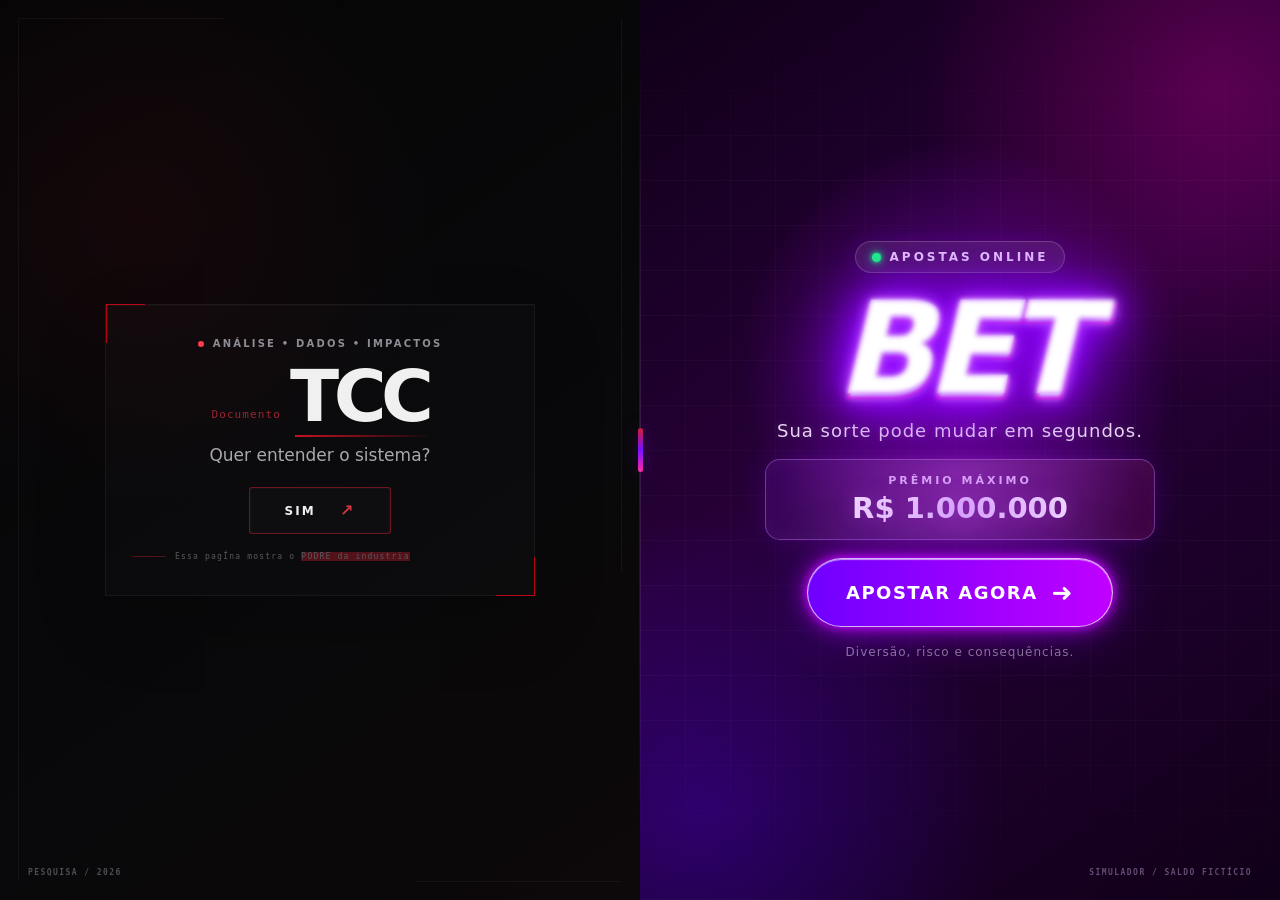
<file: index.html>
<!DOCTYPE html>
<html lang="pt-BR">
<head>
    <meta charset="UTF-8">
    <meta http-equiv="refresh" content="0; url=./TCC/INICIO/index.html">
    <title>TCC - Apostas Online</title>
</head>
<body>
    <a href="./TCC/INICIO/index.html">Acessar o site</a>
</body>
</html>
</file>
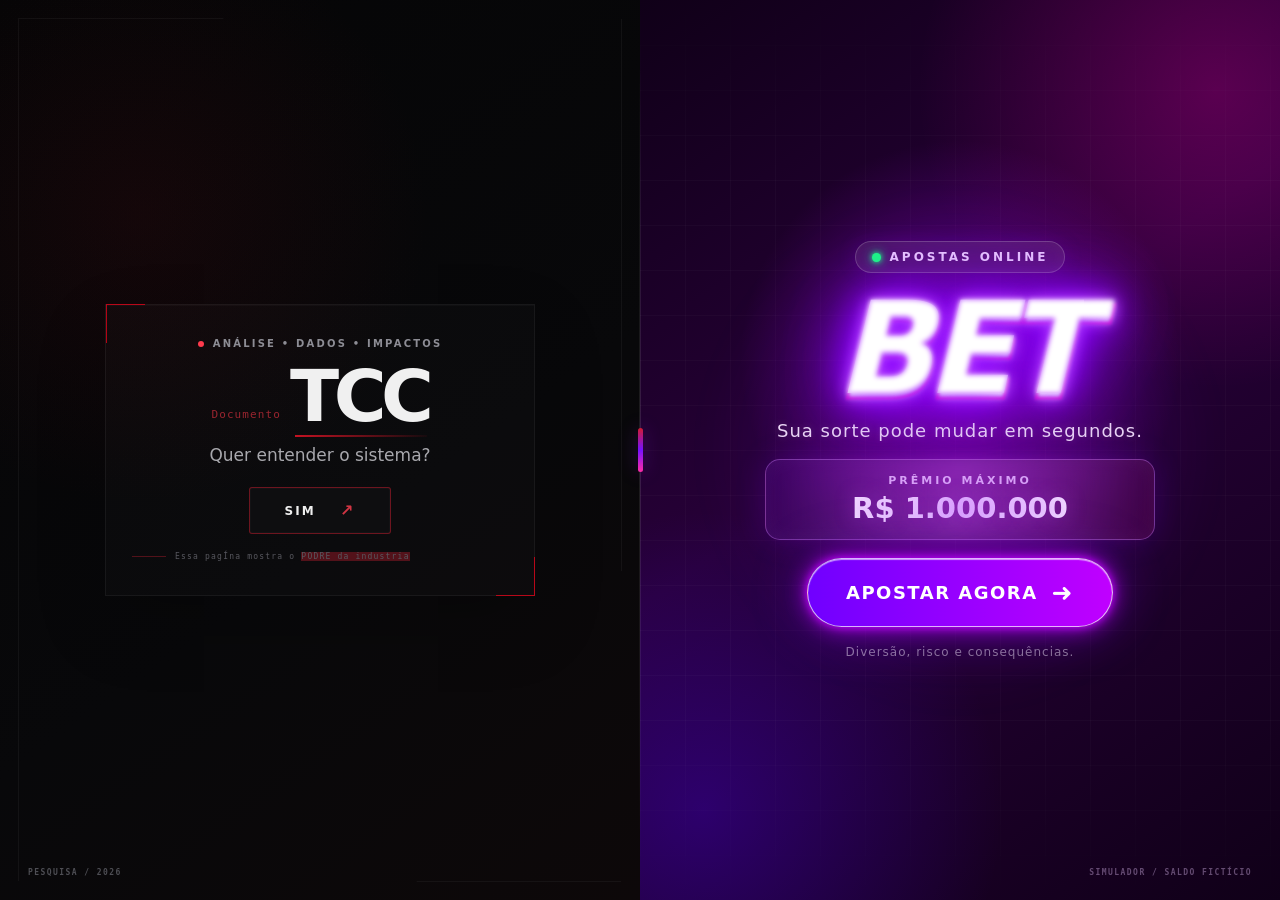
<file: INICIO/index.html>
<!DOCTYPE html>
<html lang="pt-BR">
<head>
    <meta charset="UTF-8">
    <meta name="viewport" content="width=device-width, initial-scale=1.0">
    <meta name="theme-color" content="#050506">
    <title>Seja bem-vindo</title>
    <link rel="stylesheet" href="./style.css">
</head>
<body>

    <main class="tela" aria-label="Escolha uma experiência">

        <!-- ========================
             LADO TCC — VERSÃO ATUAL
        ========================= -->
        <section class="lado tcc" data-lado="tcc">
            <div class="tcc-frame" aria-hidden="true"></div>

            <div class="conteudo conteudo-tcc">
                <div class="micro-label">
                    <span class="micro-dot"></span>
                    ANÁLISE • DADOS • IMPACTOS
                </div>

                <div class="titulo-tcc-wrap">
                    <span class="titulo-index">Documento</span>
                    <h1 class="titulo-tcc">TCC</h1>
                </div>

                <p class="subtitulo-tcc">Quer entender o sistema?</p>

                <button class="btn-tcc magnetic" type="button" onclick="abrirTela('tcc')">
                    <span>SIM</span>
                    <span class="btn-arrow" aria-hidden="true">↗</span>
                </button>

                <div class="tcc-status" aria-hidden="true">
                    <span></span>
                    <p> Essa pagÍna mostra o <span> PODRE da industria </span> </span> </p>
                </div> 
            </div>

            <div class="edge-label edge-label-tcc" aria-hidden="true">PESQUISA / 2026</div>
        </section>

        <!-- ========================
             LADO JOGAR — VERSÃO ANTIGA
        ========================= -->
        <section class="lado jogar" data-lado="jogar">

            <div class="luzes-bet" aria-hidden="true"></div>

            <div class="particulas" aria-hidden="true">
                <span>◆</span>
                <span>R$</span>
                <span>★</span>
                <span>7</span>
                <span>♦</span>
                <span>R$</span>
                <span>7</span>
                <span>★</span>
            </div>

            <div class="conteudo-bet">

                <div class="selo-bet">
                    <span class="ponto-online"></span>
                    APOSTAS ONLINE
                </div>

                <h1 class="titulo-bet">
                    <span>BET</span>
                </h1>

                <p class="subtitulo-bet">
                    Sua sorte pode mudar em segundos.
                </p>

                <div class="premio-bet">
                    <span class="premio-texto">PRÊMIO MÁXIMO</span>
                    <strong>R$ 1.000.000</strong>
                </div>

                <button class="botao-apostar" type="button" onclick="abrirTela('jogar')">
                    <span>APOSTAR AGORA</span>
                    <span class="seta" aria-hidden="true">➜</span>
                </button>

                <p class="aviso-bet">
                    Diversão, risco e consequências.
                </p>

            </div>

            <div class="edge-label edge-label-bet" aria-hidden="true">SIMULADOR / SALDO FICTÍCIO</div>
        </section>

        <div class="divisor" aria-hidden="true">
            <span></span>
        </div>

    </main>

    <script src="./script.js"></script>
</body>
</html>
</file>
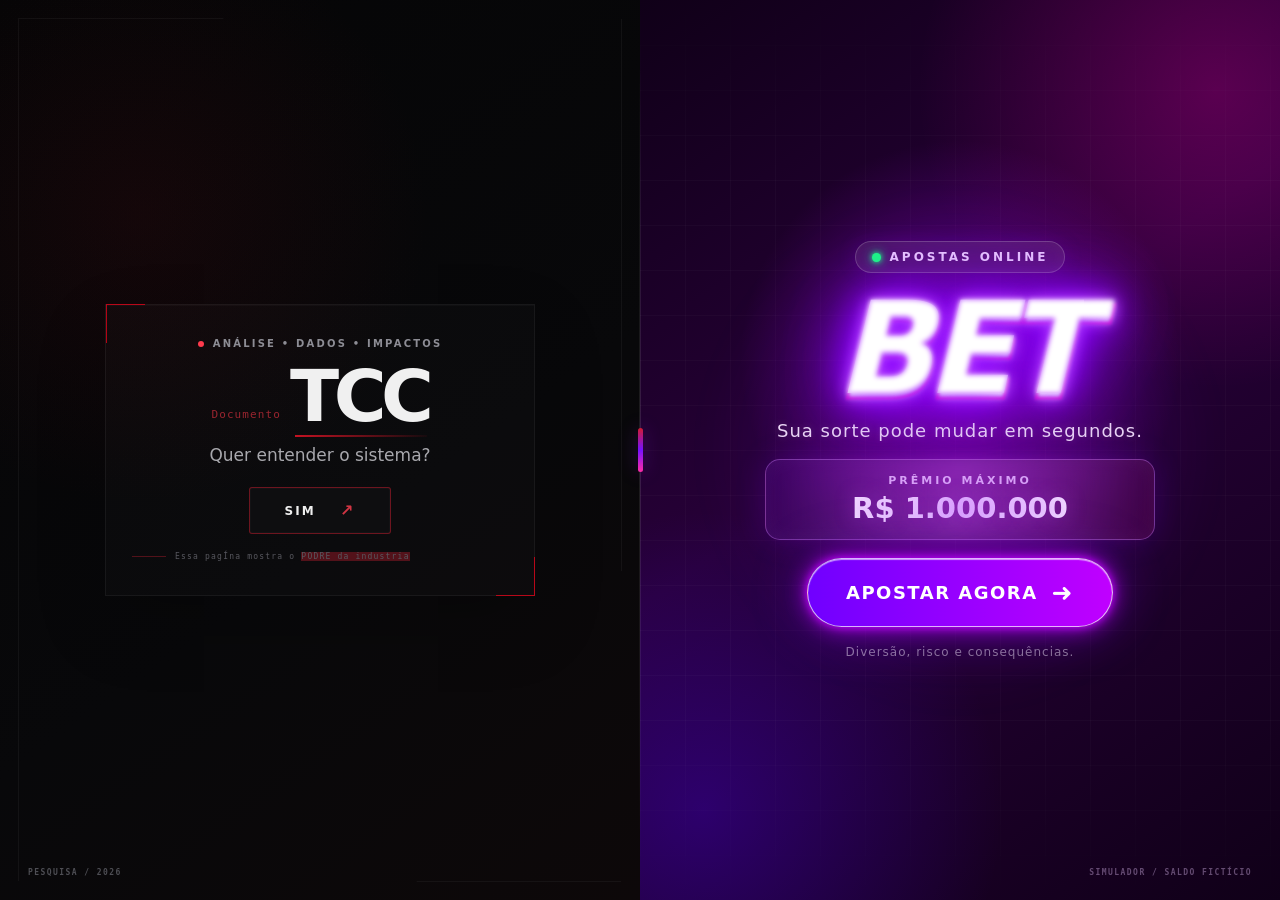
<file: TCC/INICIO/index.html>
<!DOCTYPE html>
<html lang="pt-BR">
<head>
    <meta charset="UTF-8">
    <meta name="viewport" content="width=device-width, initial-scale=1.0">
    <meta name="theme-color" content="#050506">
    <title>Seja bem-vindo</title>
    <link rel="stylesheet" href="./style.css">

    
</head>
<body>

    <main class="tela" aria-label="Escolha uma experiência">

        <!-- ========================
             LADO TCC — VERSÃO ATUAL
        ========================= -->
        <section class="lado tcc" data-lado="tcc">
            <div class="tcc-frame" aria-hidden="true"></div>

            <div class="conteudo conteudo-tcc">
                <div class="micro-label">
                    <span class="micro-dot"></span>
                    ANÁLISE • DADOS • IMPACTOS
                </div>

                <div class="titulo-tcc-wrap">
                    <span class="titulo-index">Documento</span>
                    <h1 class="titulo-tcc">TCC</h1>
                </div>

                <p class="subtitulo-tcc">Quer entender o sistema?</p>

                <button class="btn-tcc magnetic" type="button" onclick="abrirTela('tcc')">
                    <span>SIM</span>
                    <span class="btn-arrow" aria-hidden="true">↗</span>
                </button>

                <div class="tcc-status" aria-hidden="true">
                    <span></span>
                    <p> Essa pagÍna mostra o <span> PODRE da industria </span> </span> </p>
                </div> 
            </div>

            <div class="edge-label edge-label-tcc" aria-hidden="true">PESQUISA / 2026</div>
        </section>

        <!-- ========================
             LADO JOGAR — VERSÃO ANTIGA
        ========================= -->
        <section class="lado jogar" data-lado="jogar">

            <div class="luzes-bet" aria-hidden="true"></div>

            <div class="particulas" aria-hidden="true">
                <span>◆</span>
                <span>R$</span>
                <span>★</span>
                <span>7</span>
                <span>♦</span>
                <span>R$</span>
                <span>7</span>
                <span>★</span>
            </div>

            <div class="conteudo-bet">

                <div class="selo-bet">
                    <span class="ponto-online"></span>
                    APOSTAS ONLINE
                </div>

                <h1 class="titulo-bet">
                    <span>BET</span>
                </h1>

                <p class="subtitulo-bet">
                    Sua sorte pode mudar em segundos.
                </p>

                <div class="premio-bet">
                    <span class="premio-texto">PRÊMIO MÁXIMO</span>
                    <strong>R$ 1.000.000</strong>
                </div>
                <button class="botao-apostar" type="button" onclick="abrirTela('jogar')">
                    <span>APOSTAR AGORA</span>
                    <span class="seta" aria-hidden="true">➜</span>
                </button>

                <p class="aviso-bet">
                    Diversão, risco e consequências.


























                    
                </p>

            </div>

            <div class="edge-label edge-label-bet" aria-hidden="true">SIMULADOR / SALDO FICTÍCIO</div>
        </section>

        <div class="divisor" aria-hidden="true">
            <span></span>
        </div>

    </main>

    <script src="./script.js"></script>
</body>
</html>
</file>
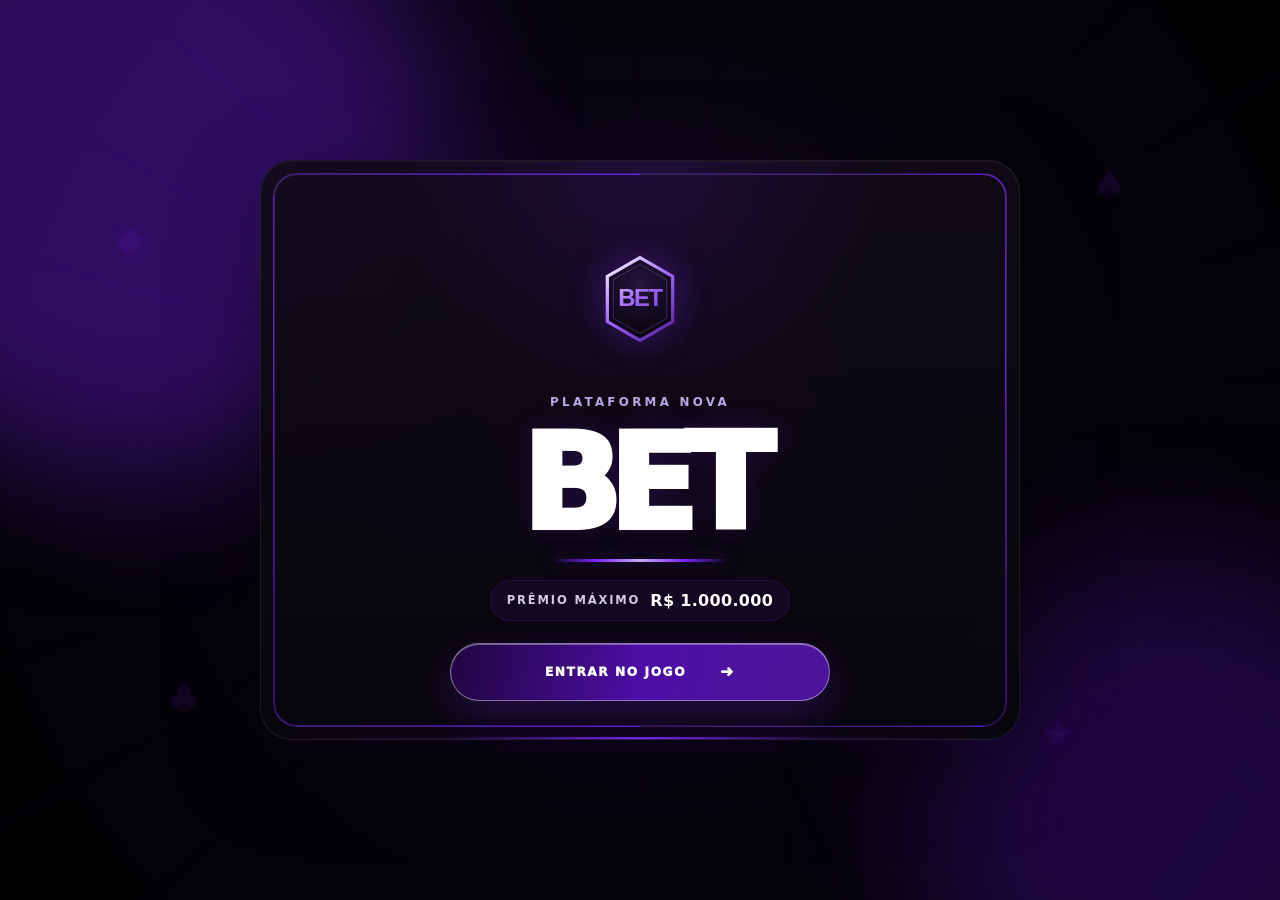
<file: JOGAR/jogar.html>
<!DOCTYPE html>
<html lang="pt-BR">
<head>
    <meta charset="UTF-8">
    <meta name="viewport" content="width=device-width, initial-scale=1.0">
    <meta name="description" content="Caça-níquel de demonstração para projeto escolar sobre apostas online.">
    <title>BET | Jogo</title>
    <link rel="stylesheet" href="./jogar.css">
</head>
<body data-theme="purple">

    <!-- Entrada: o clique também desbloqueia o áudio no navegador -->
    <div class="audio-gate" id="audio-gate">
        <div class="gate-background" aria-hidden="true">
            <i class="gate-orb gate-orb-a"></i>
            <i class="gate-orb gate-orb-b"></i>
            <i class="gate-grid"></i>
            <i class="gate-rays"></i>
            <span class="gate-float gate-float-1">◆</span>
            <span class="gate-float gate-float-2">♠</span>
            <span class="gate-float gate-float-3">★</span>
            <span class="gate-float gate-float-4">♣</span>
        </div>

        <div class="gate-machine gate-machine-v8">
            <div class="gate-logo-showcase" aria-hidden="true">
                <span class="gate-logo-pulse"></span>
                <img class="gate-logo-image" src="./assets/img/bet-mark.svg" alt="">
            </div>

            <p class="gate-kicker">PLATAFORMA NOVA</p>
            <h1>BET</h1>
            <p class="gate-prize">PRÊMIO MÁXIMO <strong>R$ 1.000.000</strong></p>

            <button id="start-game" type="button">
                <span>ENTRAR NO JOGO</span>
                <span class="start-arrow" aria-hidden="true">➜</span>
            </button>
        </div>
    </div>

    <!-- Fundo leve: só transform/opacity para não pesar -->
    <div class="ambient-bg" aria-hidden="true">
        <div class="ambient-orb orb-a"></div>
        <div class="ambient-orb orb-b"></div>
        <div class="ambient-orb orb-c"></div>
        <div class="ambient-grid"></div>
        <div class="ambient-lines"></div>
    </div>

    <header class="topbar" id="game-topbar">
        <a class="brand" href="../INICIO/index.html" aria-label="Voltar para a tela inicial">
            <span class="brand-mark"><img src="./assets/img/bet-mark.svg" alt="BET"></span>
            <span class="brand-copy">
                <strong>BET</strong>
            </span>
        </a>

        <nav class="quick-nav" aria-label="Navegação rápida">
            <a class="quick-nav-link" href="../INICIO/index.html">
                <span>⌂</span><strong>INÍCIO</strong>
            </a>
            <a class="quick-nav-link" href="../TCC/tcc.html">
                <span>▤</span><strong>TCC</strong>
            </a>
        </nav>

        <div class="top-actions">
            <span class="points-badge" id="points-badge">PONTOS <strong id="points-top">0</strong></span>
            <div class="audio-controls">
                <button class="audio-control" id="music-toggle" type="button" aria-label="Ativar ou desativar música" title="Música">
                    <span>♫</span><small>MÚSICA</small>
                </button>
                <button class="audio-control" id="sfx-toggle" type="button" aria-label="Ativar ou desativar efeitos sonoros" title="Efeitos">
                    <span>FX</span><small>EFEITOS</small>
                </button>
            </div>
            <label class="music-picker-wrap" for="music-select">
                <small>TRILHA</small>
                <select id="music-select" aria-label="Escolher música ambiente"></select>
            </label>
            <button class="debug-button" id="debug-million" type="button" title="Botão temporário para testar o evento de R$ 1 milhão">TESTE R$ 1M</button>
            <button class="debug-button alt" id="debug-points" type="button" title="Botão temporário para testar aprimoramentos">TESTE PTS</button>
        </div>
    </header>

    <main class="game-page" id="game-page">
        <section class="game-stage" aria-label="Caça-níquel fictício">
            <div class="stage-glow" aria-hidden="true"></div>

            <div class="game-layout">
                <aside class="side-console side-console-left" aria-label="Personalização e melhoria de chance">
                    <button class="personalize-button" id="open-customizer" type="button">
                        <span class="side-icon">✦</span>
                        <span><small>VISUAL</small><strong>PERSONALIZAR</strong></span>
                    </button>

                    <article class="upgrade-card level-0" id="upgrade-chance-card" data-upgrade="chance">
                        <div class="upgrade-head">
                            <span class="upgrade-icon">◎</span>
                            <div><small>APRIMORAMENTO</small><strong>CHANCE DE GANHO</strong></div>
                            <b id="upgrade-chance-level">NV. 0</b>
                        </div>
                        <p class="upgrade-explain">Aumenta a frequência real de combinações vencedoras nas rodadas.</p>
                        <div class="upgrade-pips" id="upgrade-chance-pips" aria-hidden="true"></div>
                        <p class="upgrade-effect" id="upgrade-chance-effect">Chance base ativa</p>
                        <button class="upgrade-button" id="upgrade-chance-button" type="button">
                            <span>EVOLUIR</span><strong id="upgrade-chance-cost">10.000 pts</strong>
                        </button>
                    </article>
                </aside>

                <div class="slot-machine machine-classic" id="slot-machine">
                <div class="reel-frame" id="reel-frame">
                    <div class="reel-shine" aria-hidden="true"></div>
                    <div class="reels" id="reels">
                        <div class="reel" data-reel="0"><div class="reel-strip"></div></div>
                        <div class="reel" data-reel="1"><div class="reel-strip"></div></div>
                        <div class="reel" data-reel="2"><div class="reel-strip"></div></div>
                    </div>

                    <svg class="payline-layer" id="payline-layer" viewBox="0 0 300 300" preserveAspectRatio="none" aria-hidden="true">
                        <path id="payline-path" d="" />
                    </svg>
                </div>

                <div class="win-strip" id="win-strip" aria-live="polite">
                    <span>ÚLTIMO GANHO</span>
                    <strong id="last-win">R$ 0,00</strong>
                </div>

                <div class="money-row">
                    <div class="money-panel balance-panel">
                        <span>SALDO</span>
                        <strong id="balance">R$ 100,00</strong>
                    </div>

                    <div class="money-panel bet-panel">
                        <span>APOSTA</span>
                        <strong id="bet-value">R$ 10,00</strong>
                    </div>
                </div>

                <div class="controls">
                    <button class="round-control" id="bet-minus" type="button" aria-label="Diminuir aposta">−</button>
                    <button class="spin-button" id="spin-button" type="button">
                        <span class="spin-ring" aria-hidden="true"></span>
                        <span class="spin-icon" aria-hidden="true">↻</span>
                        <span class="spin-label">GIRAR</span>
                    </button>
                    <button class="round-control" id="bet-plus" type="button" aria-label="Aumentar aposta">+</button>
                </div>

                <p class="max-bet">APOSTA MÁXIMA: R$ 100.000</p>
            </div>

                <aside class="side-console side-console-right" aria-label="Melhorias de ganho e jackpot">
                    <article class="upgrade-card level-0" id="upgrade-gain-card" data-upgrade="gain">
                        <div class="upgrade-head">
                            <span class="upgrade-icon">↗</span>
                            <div><small>APRIMORAMENTO</small><strong>MULTIPLICADOR</strong></div>
                            <b id="upgrade-gain-level">NV. 0</b>
                        </div>
                        <p class="upgrade-explain">Aumenta o valor dos prêmios normais quando uma linha é premiada.</p>
                        <div class="upgrade-pips" id="upgrade-gain-pips" aria-hidden="true"></div>
                        <p class="upgrade-effect" id="upgrade-gain-effect">Ganhos em 100%</p>
                        <button class="upgrade-button" id="upgrade-gain-button" type="button">
                            <span>EVOLUIR</span><strong id="upgrade-gain-cost">15.000 pts</strong>
                        </button>
                    </article>

                    <article class="upgrade-card level-0" id="upgrade-jackpot-card" data-upgrade="jackpot">
                        <div class="upgrade-head">
                            <span class="upgrade-icon">◆</span>
                            <div><small>APRIMORAMENTO</small><strong>PRÊMIO DE RISCO</strong></div>
                            <b id="upgrade-jackpot-level">NV. 0</b>
                        </div>
                        <p class="upgrade-explain">Aumenta apenas o prêmio das 9 figuras iguais. O jackpot continua raro.</p>
                        <div class="upgrade-pips" id="upgrade-jackpot-pips" aria-hidden="true"></div>
                        <p class="upgrade-effect" id="upgrade-jackpot-effect">Jackpot em 200×</p>
                        <button class="upgrade-button" id="upgrade-jackpot-button" type="button">
                            <span>EVOLUIR</span><strong id="upgrade-jackpot-cost">20.000 pts</strong>
                        </button>
                    </article>
                </aside>
            </div>
        </section>
    </main>

    <div class="customizer-layer hidden" id="customizer-layer" role="dialog" aria-modal="true" aria-labelledby="customizer-title">
        <div class="customizer-backdrop" data-close-customizer></div>
        <section class="customizer-panel">
            <header class="customizer-header">
                <div>
                    <span>OFICINA VISUAL</span>
                    <h2 id="customizer-title">Personalizar</h2>
                </div>
                <button id="close-customizer" type="button" aria-label="Fechar personalização">×</button>
            </header>

            <div class="customizer-section">
                <div class="customizer-copy"><span>01</span><div><strong>FIGURAS</strong><small>Troque o conjunto inteiro dos rolos.</small></div></div>
                <div class="choice-grid symbol-choice-grid" id="symbol-choices">
                    <button class="choice-card active" data-symbol-pack="fruits" type="button"><b>🍒 🍋 🍀</b><span>Frutas</span></button>
                    <button class="choice-card" data-symbol-pack="casino" type="button"><b>♠ ♦ 🎲</b><span>Cassino</span></button>
                    <button class="choice-card" data-symbol-pack="colors" type="button"><b>⚡ ❖ ✦</b><span>Cores</span></button>
                    <button class="choice-card" data-symbol-pack="countries" type="button"><b>🇧🇷 🇯🇵 🇺🇸</b><span>Países</span></button>
                    <button class="choice-card" data-symbol-pack="random" type="button"><b>?</b><span>Aleatório</span></button>
                </div>
            </div>

            <div class="customizer-section">
                <div class="customizer-copy"><span>02</span><div><strong>FORMA DA MÁQUINA</strong><small>Quatro carcaças, mesma lógica de jogo.</small></div></div>
                <div class="choice-grid machine-choice-grid" id="machine-choices">
                    <button class="choice-card machine-choice active" data-machine="classic" type="button"><div class="machine-mini classic-mini"></div><span>Clássica</span></button>
                    <button class="choice-card machine-choice" data-machine="arcade" type="button"><div class="machine-mini arcade-mini"></div><span>Sleek</span></button>
                    <button class="choice-card machine-choice" data-machine="vault" type="button"><div class="machine-mini vault-mini"></div><span>Cofre</span></button>
                    <button class="choice-card machine-choice" data-machine="orbit" type="button"><div class="machine-mini orbit-mini"></div><span>Elite</span></button>
                </div>
            </div>

            <div class="customizer-section">
                <div class="customizer-copy"><span>03</span><div><strong>TEMA</strong><small>A cor muda a máquina, os efeitos e o ambiente.</small></div></div>
                <div class="theme-choices" id="theme-choices">
                    <button class="theme-choice purple active" data-theme-choice="purple" type="button"><i></i><span>Roxo</span></button>
                    <button class="theme-choice red" data-theme-choice="red" type="button"><i></i><span>Vermelho</span></button>
                    <button class="theme-choice gold" data-theme-choice="gold" type="button"><i></i><span>Amarelo</span></button>
                    <button class="theme-choice cyan" data-theme-choice="cyan" type="button"><i></i><span>Ciano</span></button>
                </div>
            </div>

            <footer class="customizer-footer">
                <span>As escolhas ficam salvas neste navegador.</span>
                <button id="apply-customizer" type="button">APLICAR E VOLTAR AO JOGO</button>
            </footer>
        </section>
    </div>

    <div class="upgrade-toast" id="upgrade-toast" aria-live="polite">
        <span>UPGRADE CONCLUÍDO</span>
        <strong id="upgrade-toast-title">NÍVEL 1</strong>
        <small id="upgrade-toast-detail">Novo bônus ativo.</small>
    </div>

    <div class="win-particles" id="win-particles" aria-hidden="true"></div>
    <div class="win-banner" id="win-banner" aria-hidden="true">
        <span id="win-banner-label">COMBINAÇÃO</span>
        <strong id="win-banner-value">R$ 0,00</strong>
    </div>

    <!-- Evento especial -->
    <div class="modal-layer hidden" id="million-modal" role="dialog" aria-modal="true" aria-labelledby="million-title">
        <div class="modal-backdrop"></div>
        <div class="million-card">
            <span class="modal-kicker">SALDO ≥ R$ 1.000.000</span>
            <h2 id="million-title">Apostar tudo?</h2>
            <strong id="million-value">R$ 1.000.000,00</strong>
            <p>Uma única rodada. Todo o saldo. Sem botão de voltar.</p>
            <button id="all-in-button" type="button">SIM, APOSTAR TUDO</button>
        </div>
    </div>

    <!-- Saldo zerado normal -->
    <div class="modal-layer hidden" id="broke-modal" role="dialog" aria-modal="true" aria-labelledby="broke-title">
        <div class="modal-backdrop"></div>
        <div class="broke-card">
            <span class="broke-code">SALDO 00 • RODADA ENCERRADA</span>
            <strong>R$ 0,00</strong>
            <h2 id="broke-title">A última ficha também foi.</h2>
            <p>Aqui, R$ 100 voltam com um clique. Fora da tela, dívida, crédito e patrimônio não possuem botão de reiniciar. Seus pontos acumulados permanecem salvos; os upgrades já conquistados também continuam.</p>
            <div class="broke-actions">
                <button id="restart-button" type="button">RECOMEÇAR COM R$ 100</button>
                <a href="../TCC/tcc.html">VER O OUTRO LADO ↗</a>
            </div>
        </div>
    </div>

    <!-- Colapso -->
    <div class="meltdown-layer" id="meltdown-layer" aria-hidden="true">
        <div class="glitch-bars"></div>
        <div class="circuit-lines"></div>
        <div class="negative-field" id="negative-field"></div>
        <div class="overload-message" id="overload-message">ERRO • SALDO NEGATIVO • SISTEMA EM COLAPSO</div>
    </div>

    <!-- Vidro -->
    <div class="glass-layer" id="glass-layer" aria-hidden="true">
        <div class="glass-half glass-left"></div>
        <div class="glass-half glass-right"></div>

        <svg class="crack-svg" viewBox="0 0 1000 1000" preserveAspectRatio="none">
            <path class="crack-main" pathLength="100" d="M510 -20 L493 110 L530 196 L482 286 L522 378 L476 472 L515 562 L488 658 L526 754 L489 848 L514 1020" />
            <path class="crack-branch branch-a" pathLength="100" d="M507 115 L420 168 L362 245" />
            <path class="crack-branch branch-b" pathLength="100" d="M486 286 L390 322 L338 405" />
            <path class="crack-branch branch-c" pathLength="100" d="M520 378 L617 419 L688 493" />
            <path class="crack-branch branch-d" pathLength="100" d="M478 473 L385 520 L303 603" />
            <path class="crack-branch branch-e" pathLength="100" d="M516 563 L626 612 L716 700" />
            <path class="crack-branch branch-f" pathLength="100" d="M488 658 L415 720 L350 813" />
        </svg>

        <div class="glass-fragments" id="glass-fragments"></div>
    </div>

    <!-- Mini-dossiê pós-quebra -->
    <section class="aftermath" id="aftermath" aria-labelledby="aftermath-title">
        <div class="aftermath-light" aria-hidden="true"></div>
        <div class="aftermath-noise" aria-hidden="true"></div>

        <div class="aftermath-shell">
            <nav class="aftermath-nav">
                <span>BET / DEPOIS DA RODADA</span>
                <button class="back-game-button" id="back-to-game" type="button">← VOLTAR AO CAÇA-NÍQUEL</button>
            </nav>

            <header class="aftermath-hero parallax-card" data-depth="0.25">
                <span class="aftermath-kicker">R$ 1.000.000 FICTÍCIOS • R$ 0,00 EM UMA RODADA</span>
                <h2 id="aftermath-title">A tela quebrou.<br><span>Agora olha para fora dela.</span></h2>
                <p>O milhão que desapareceu era simulado. As perdas, investigações, dívidas e números abaixo foram documentados.</p>
            </header>

            <div class="impact-ticker" aria-hidden="true">
                <div>
                    <span>R$ 36,96 BI • GGR 2025</span>
                    <span>R$ 20,8 BI • PIX EM UM MÊS</span>
                    <span>R$ 3 BI • BENEFICIÁRIOS DO BOLSA FAMÍLIA</span>
                    <span>R$ 1,6 BI • OPERAÇÃO BACKYARD</span>
                    <span>234 ALUNOS • PESQUISA DO GRUPO</span>
                    <span>R$ 36,96 BI • GGR 2025</span>
                </div>
            </div>

            <div class="aftermath-statement parallax-card" data-depth="0.12">
                <span>O QUE O JOGO NÃO MOSTRA</span>
                <p id="impact-statement">Em segundos, a interface transforma perda em animação. Fora da tela, algumas perdas viram dívida, patrimônio vendido, conflito familiar e investigação.</p>
            </div>

            <div class="dossier-wrap">
                <aside class="dossier-tabs" aria-label="Resumo das áreas do TCC">
                    <button class="dossier-tab active" data-dossier="escala" type="button"><span>01</span>Escala</button>
                    <button class="dossier-tab" data-dossier="publicidade" type="button"><span>02</span>Publicidade</button>
                    <button class="dossier-tab" data-dossier="investigacoes" type="button"><span>03</span>Investigações</button>
                    <button class="dossier-tab" data-dossier="renda" type="button"><span>04</span>Renda</button>
                    <button class="dossier-tab" data-dossier="casos" type="button"><span>05</span>Casos reais</button>
                    <button class="dossier-tab" data-dossier="saude" type="button"><span>06</span>Saúde</button>
                    <button class="dossier-tab" data-dossier="pesquisa" type="button"><span>07</span>Pesquisa</button>
                    <button class="dossier-tab" data-dossier="comparacao" type="button"><span>08</span>Comparação</button>
                </aside>

                <article class="dossier-stage parallax-card" data-depth="0.16" id="dossier-stage" aria-live="polite">
                    <div class="dossier-stage-top">
                        <span id="dossier-index">01 / ESCALA ECONÔMICA</span>
                        <a id="dossier-source" href="https://www.gov.br/fazenda/pt-br/composicao/orgaos/secretaria-de-premios-e-apostas/apresentacoes/defeso-2deg-panorama-semestral-de-apostas-de-quota-fixa-jan-2026.pdf" target="_blank" rel="noopener noreferrer">FONTE ↗</a>
                    </div>
                    <strong class="dossier-number" id="dossier-number">R$ 36,96 bi</strong>
                    <h3 id="dossier-title">Receita bruta dos jogos no mercado regulado em 2025.</h3>
                    <p id="dossier-text">GGR é o valor que permanece com as operadoras depois do pagamento dos prêmios. Não é a mesma coisa que todo o dinheiro movimentado nas apostas.</p>
                    <div class="dossier-points" id="dossier-points"></div>
                </article>
            </div>

            <section class="mini-news parallax-card" data-depth="0.10">
                <header>
                    <span>CASOS DOCUMENTADOS</span>
                    <h3>Quando o número deixa de ser estatística.</h3>
                </header>
                <div class="mini-news-grid">
                    <article>
                        <span>PERDA PATRIMONIAL</span>
                        <strong>2 imóveis + R$ 50 mil em dívidas</strong>
                        <p>Relato publicado sobre compulsão em apostas, perda de imóveis e ruptura do casamento.</p>
                    </article>
                    <article>
                        <span>ENDIVIDAMENTO</span>
                        <strong>R$ 400 mil</strong>
                        <p>Perdas financiadas com bancos, familiares e agiotas antes do início de tratamento.</p>
                    </article>
                    <article class="danger-news">
                        <span>SAÚDE MENTAL E MORTE</span>
                        <strong>R$ 1,5 milhão em dívidas</strong>
                        <p>Família relatou descobrir a dimensão do problema somente após a morte do homem de 46 anos.</p>
                    </article>
                </div>
                <p class="mini-news-note">Casos individuais não medem prevalência. Eles mostram consequências concretas que números agregados não conseguem mostrar sozinhos.</p>
            </section>

            <div class="aftermath-links">
                <a class="aftermath-link tcc-link" href="../TCC/tcc.html">
                    <span>QUER ENTENDER MAIS?</span>
                    <strong>Dados completos, fontes, notícias, comparação e pesquisa escolar.</strong>
                    <em>ABRIR O TCC ↗</em>
                </a>

                <a class="aftermath-link who-link" href="../QUEM/quem.html">
                    <span>O GRUPO</span>
                    <strong>Quem somos e como o projeto foi construído.</strong>
                    <em>QUEM ↗</em>
                </a>
            </div>

            <div class="aftermath-bottom">
                <p>Quer testar novamente como a interface te puxa para outra rodada?</p>
                <button class="back-game-button back-game-bottom" id="back-to-game-bottom" type="button">← VOLTAR E RECOMEÇAR COM R$ 100</button>
            </div>
        </div>
    </section>

    <audio id="audio-ambient" preload="metadata"></audio>
    <audio id="audio-spin" src="./assets/audio/spin.ogg" preload="auto"></audio>
    <audio id="audio-stop1" src="./assets/audio/stop1.ogg" preload="auto"></audio>
    <audio id="audio-stop2" src="./assets/audio/stop2.ogg" preload="auto"></audio>
    <audio id="audio-stop3" src="./assets/audio/stop3.ogg" preload="auto"></audio>
    <audio id="audio-click" src="./assets/audio/click.ogg" preload="auto"></audio>
    <audio id="audio-win" src="./assets/audio/win_soft.ogg" preload="auto"></audio>
    <audio id="audio-big-win" src="./assets/audio/win_big.ogg" preload="auto"></audio>
    <audio id="audio-circuit" src="./assets/audio/circuit.ogg" preload="auto"></audio>
    <audio id="audio-glass" src="./assets/audio/glass_break.ogg" preload="auto"></audio>
    <audio id="audio-upgrade" src="./assets/audio/upgrade.ogg" preload="auto"></audio>

    <script src="./jogar.js"></script>
</body>
</html>
</file>
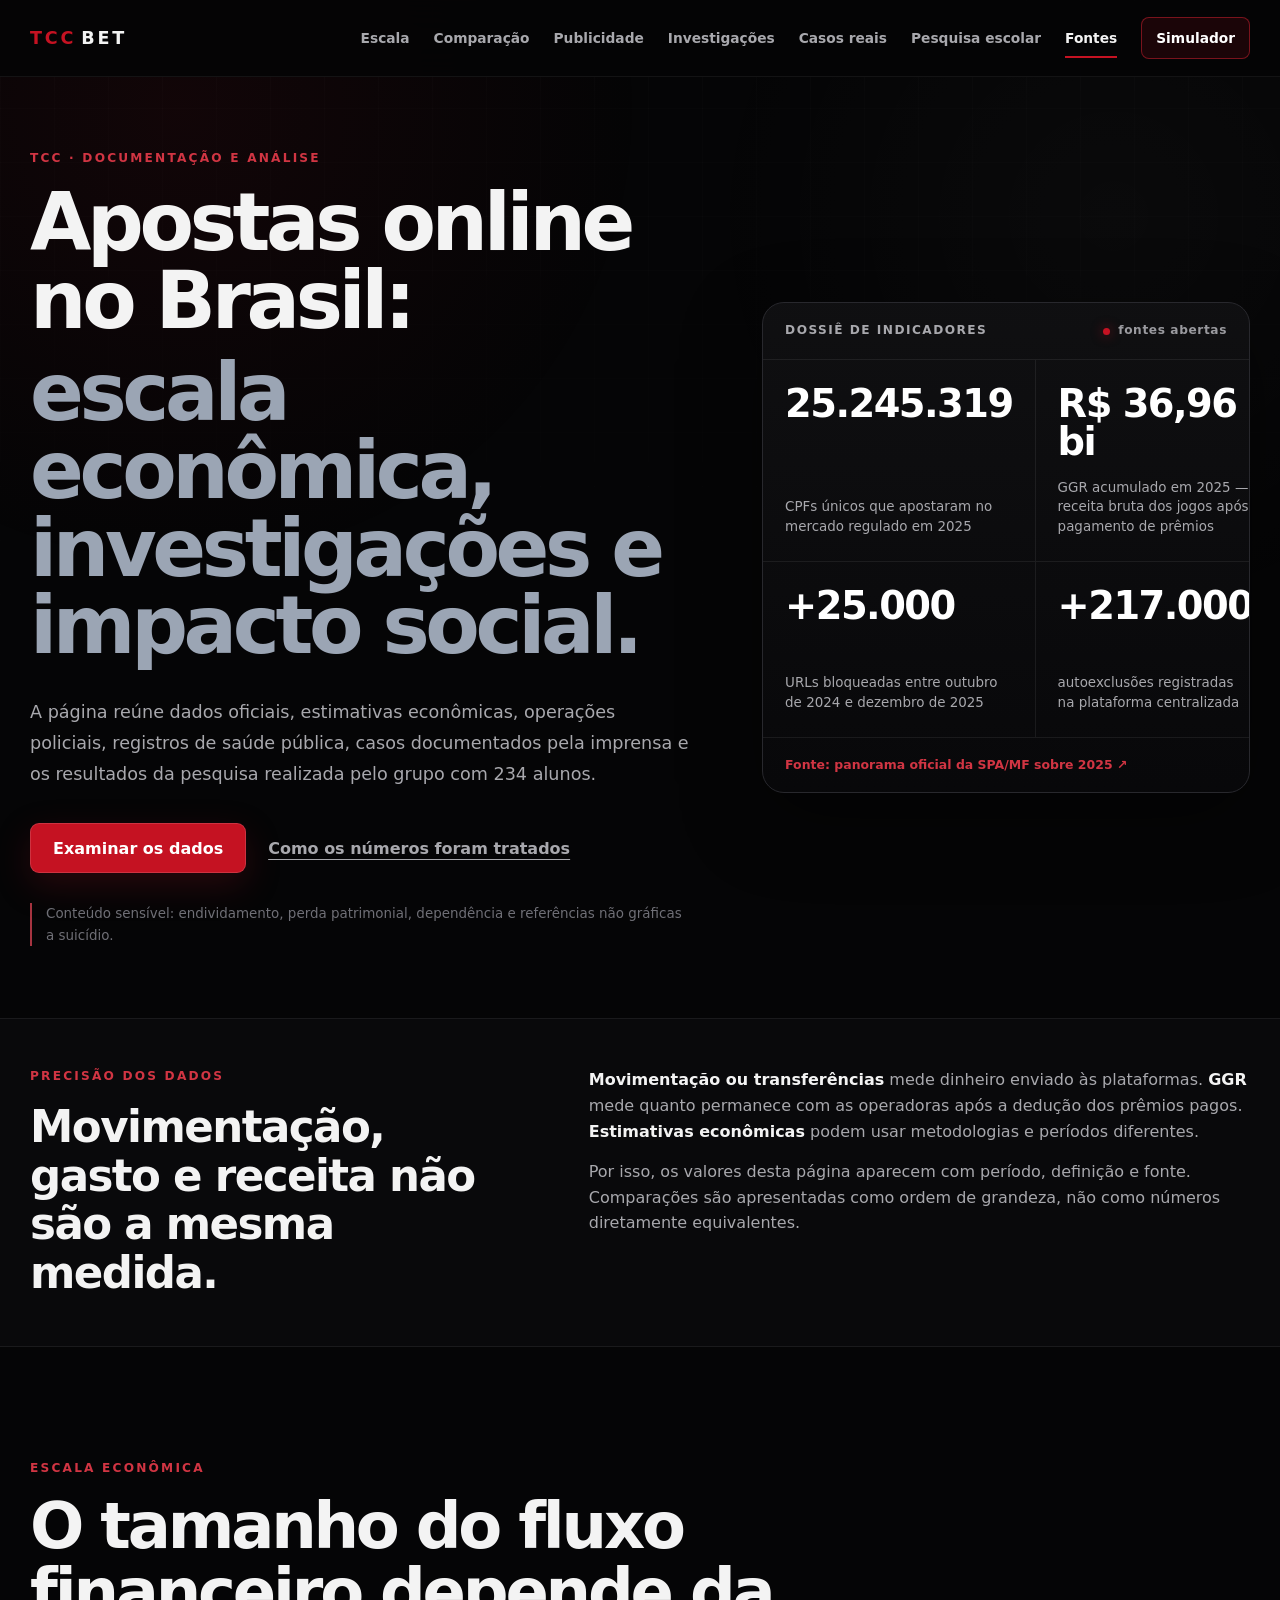
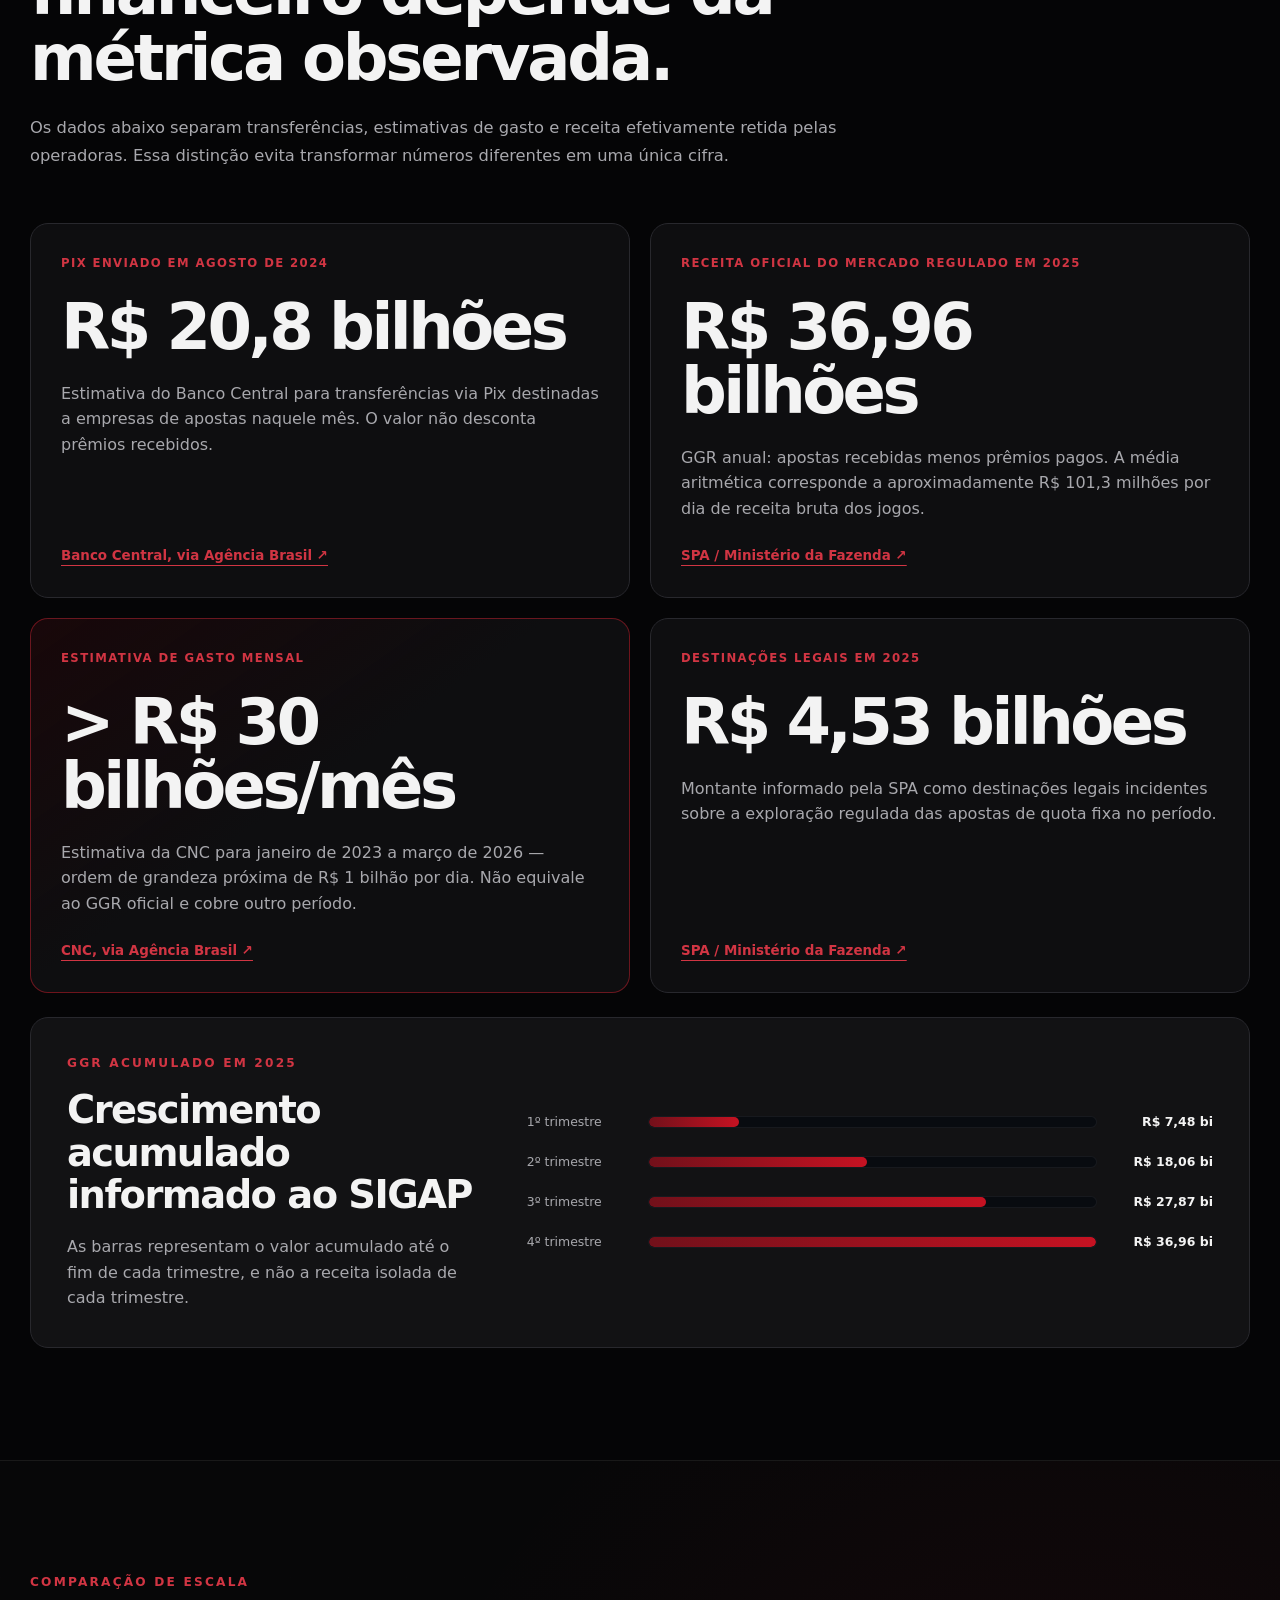
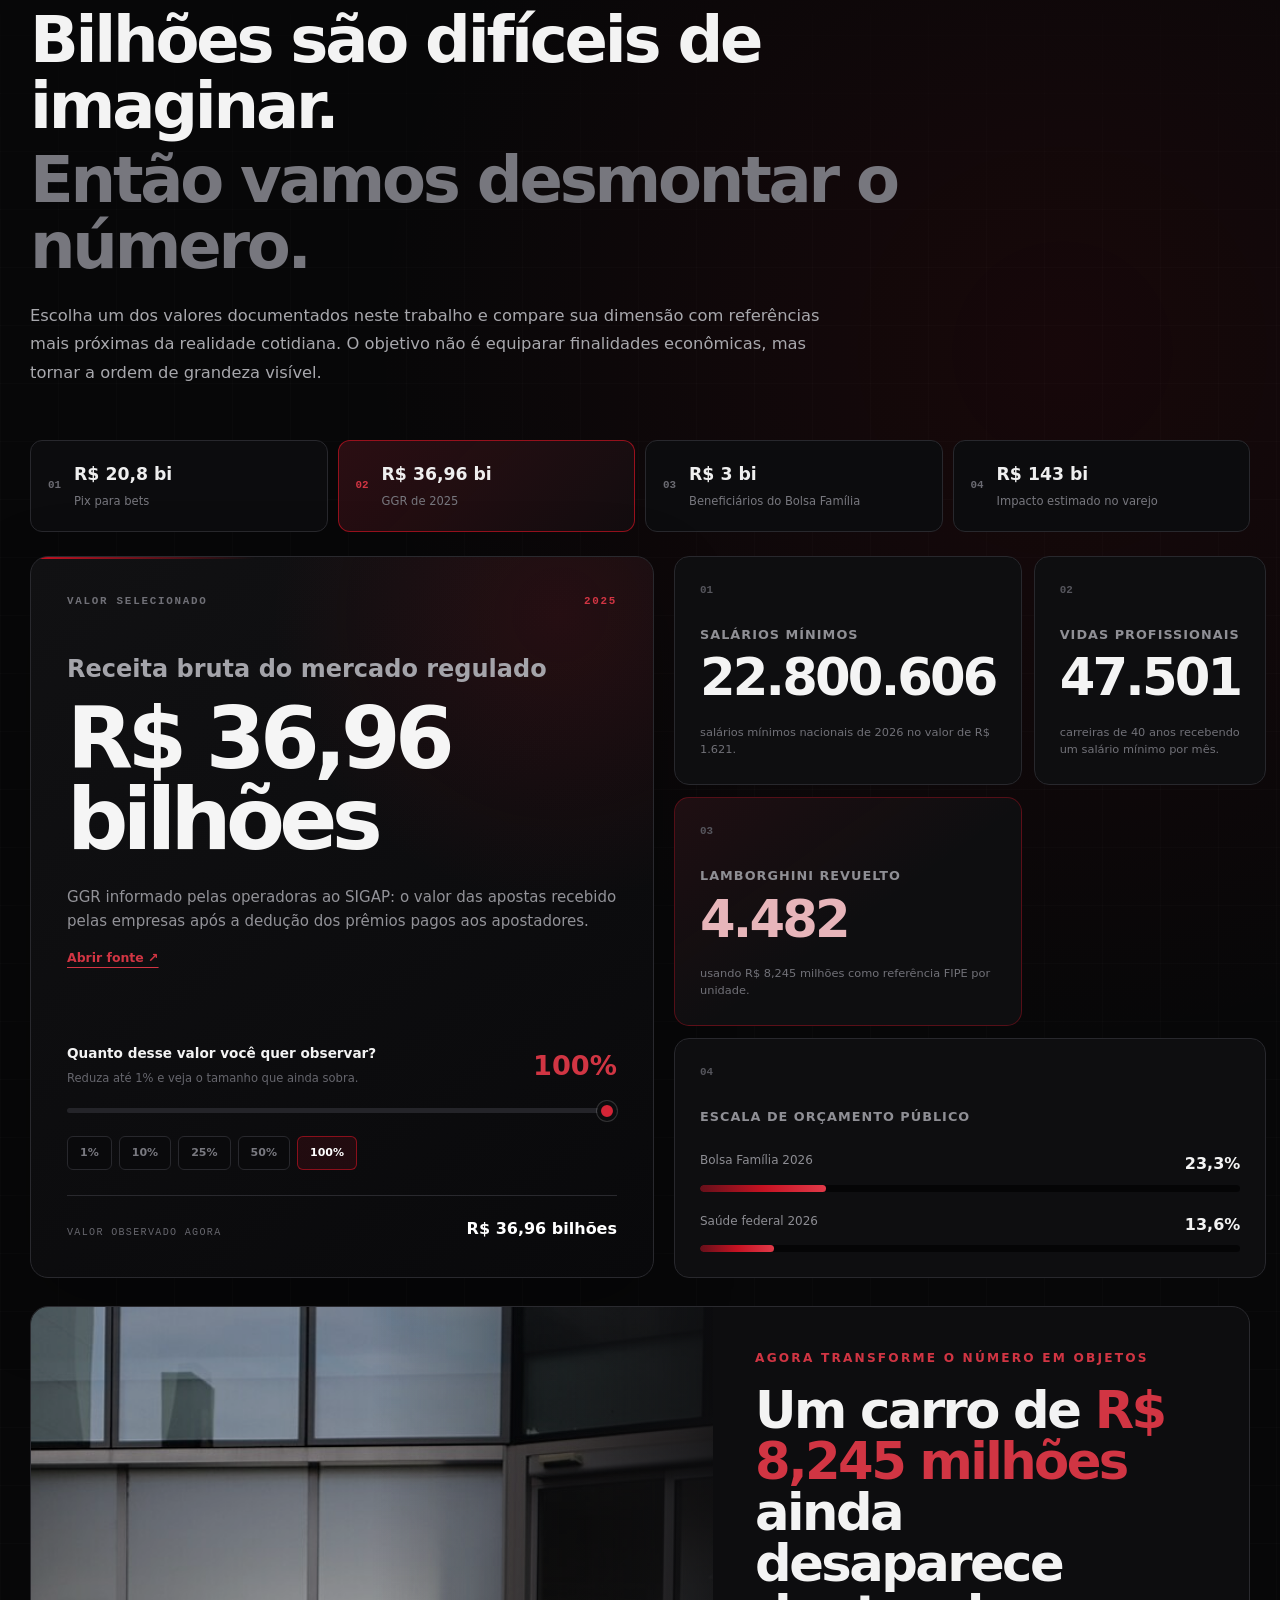
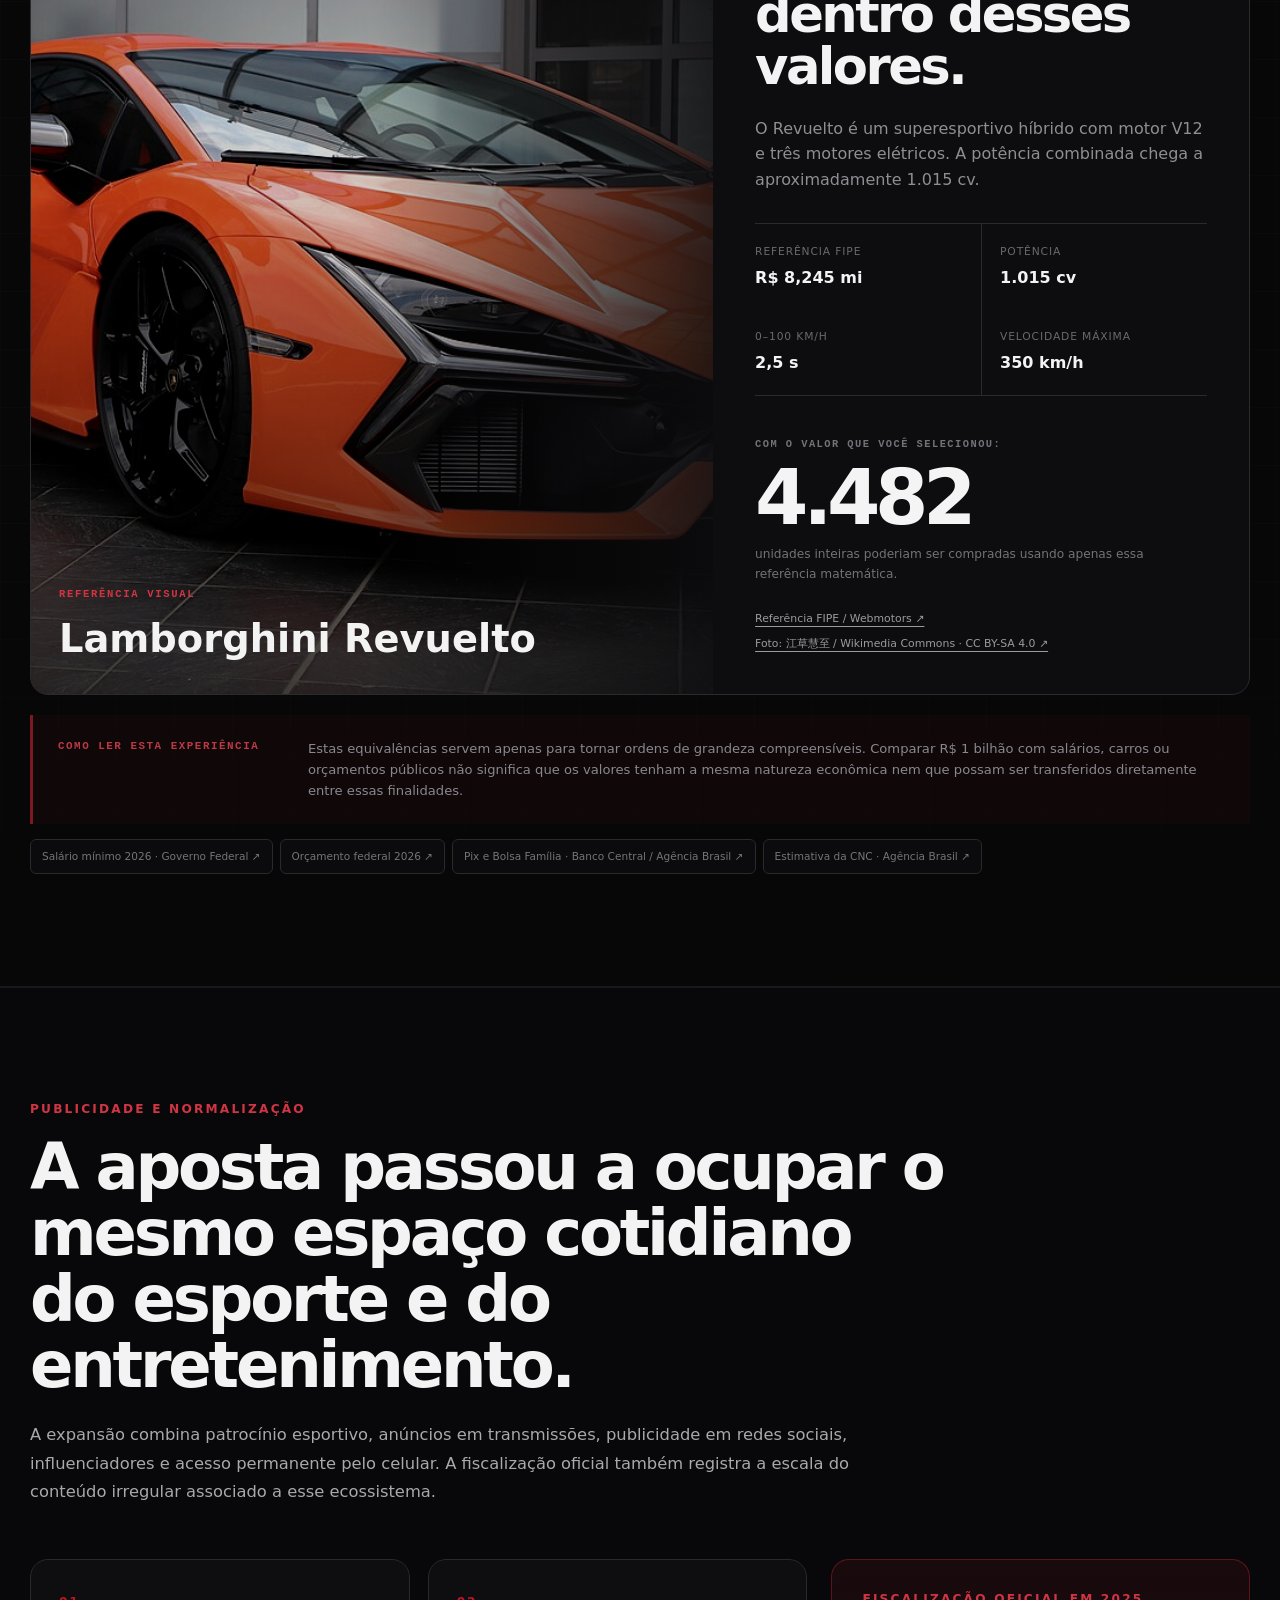
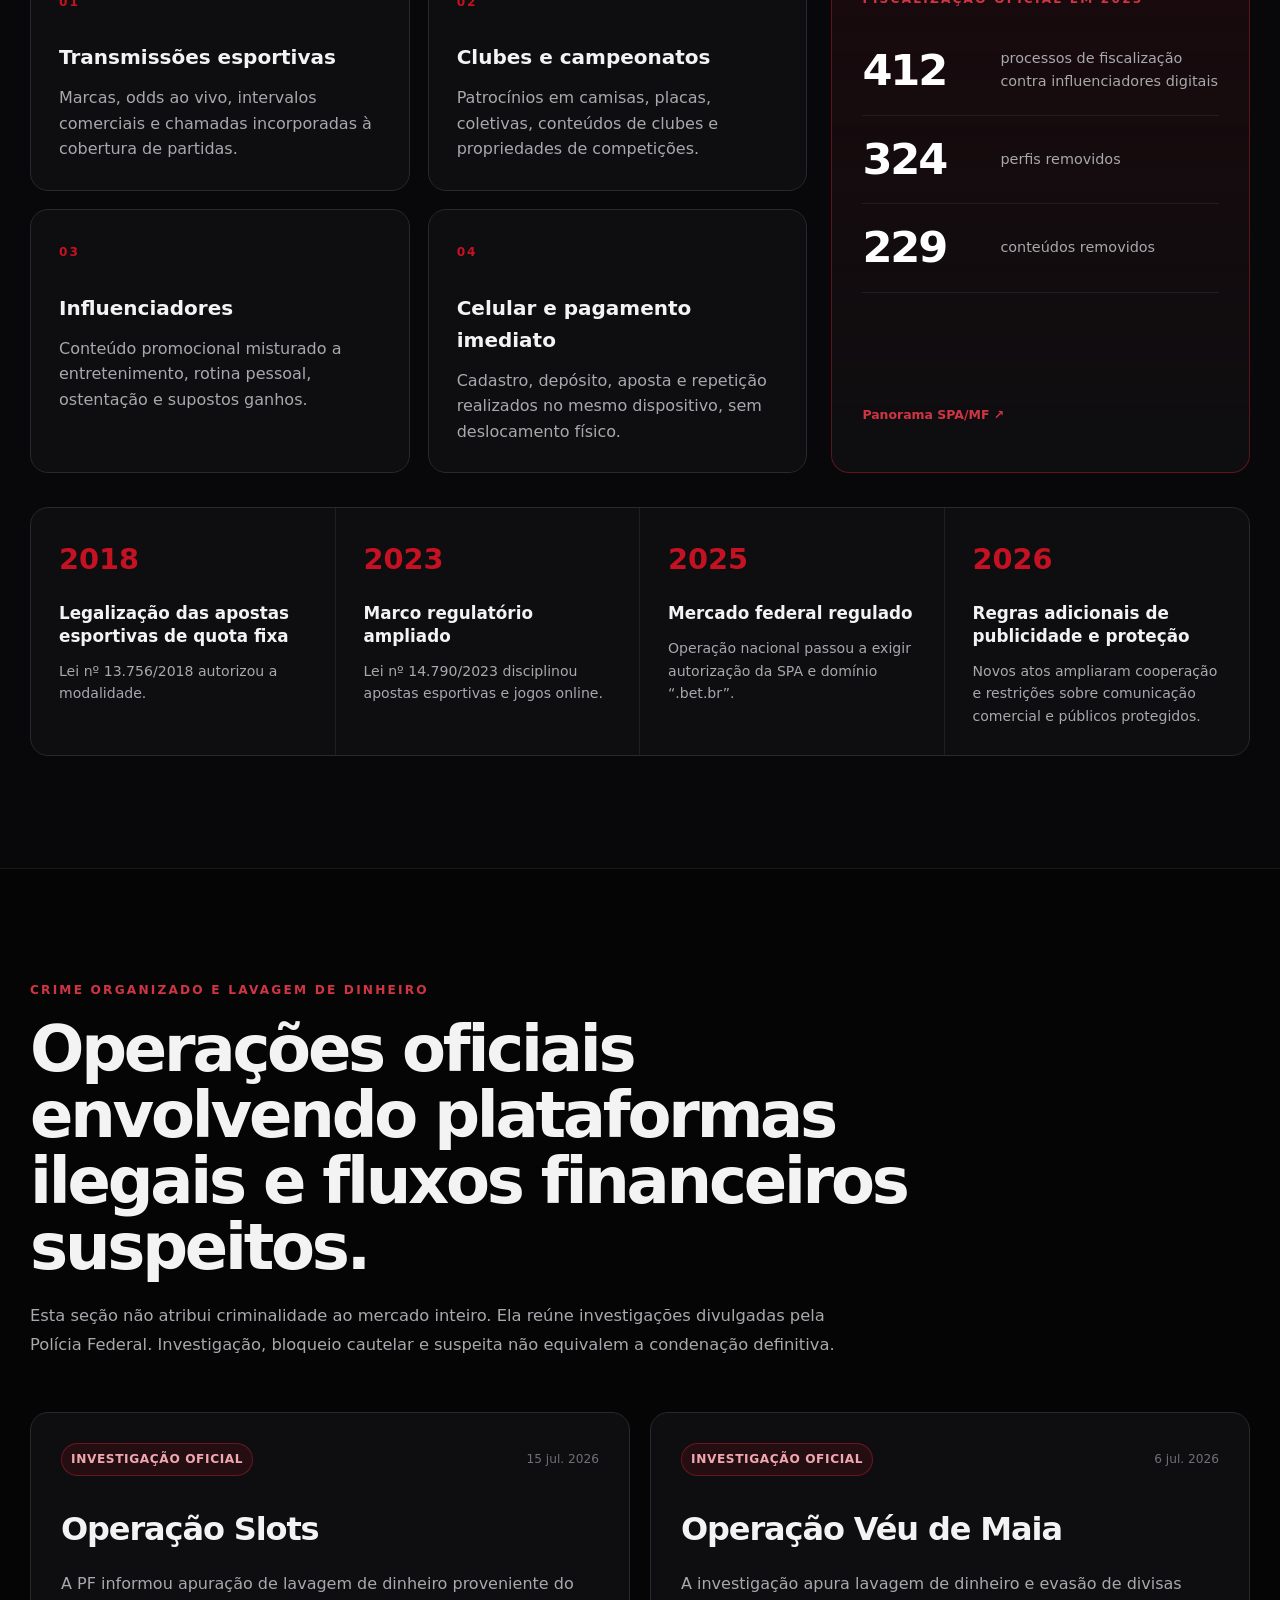
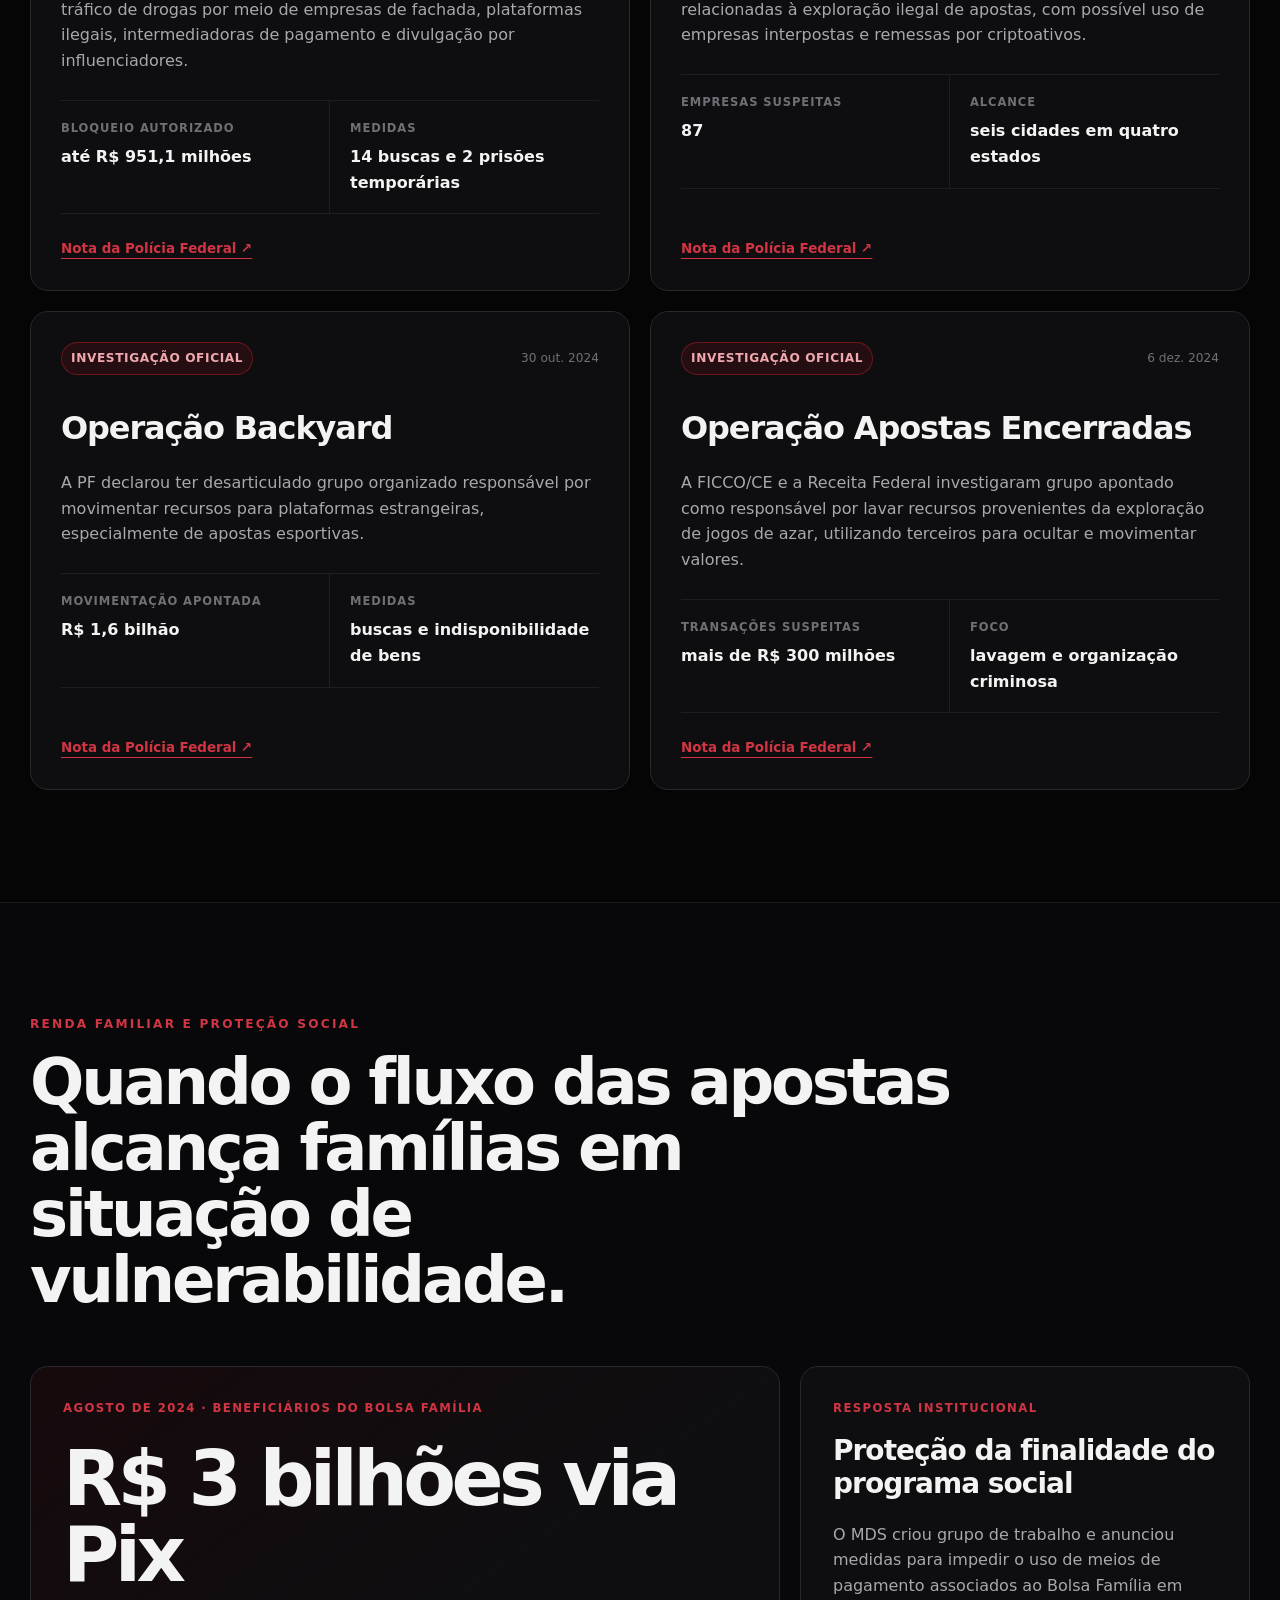
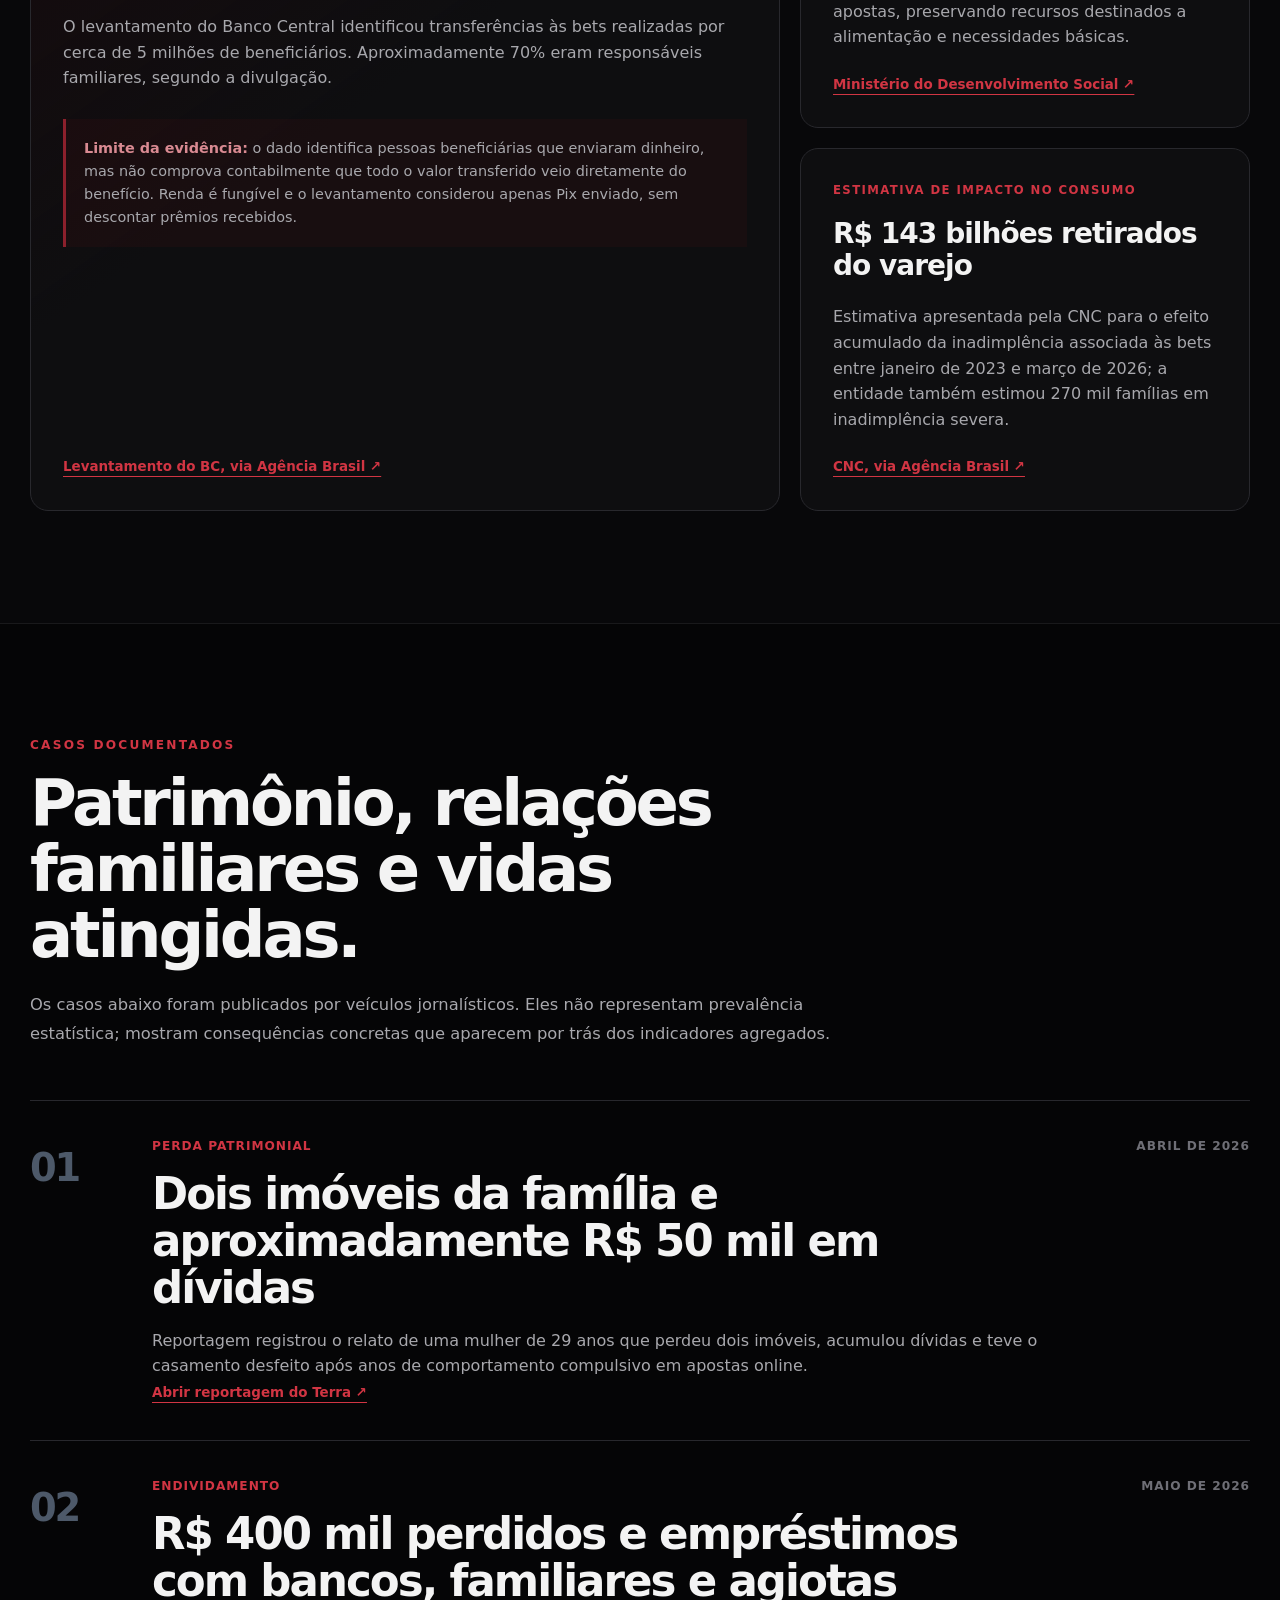
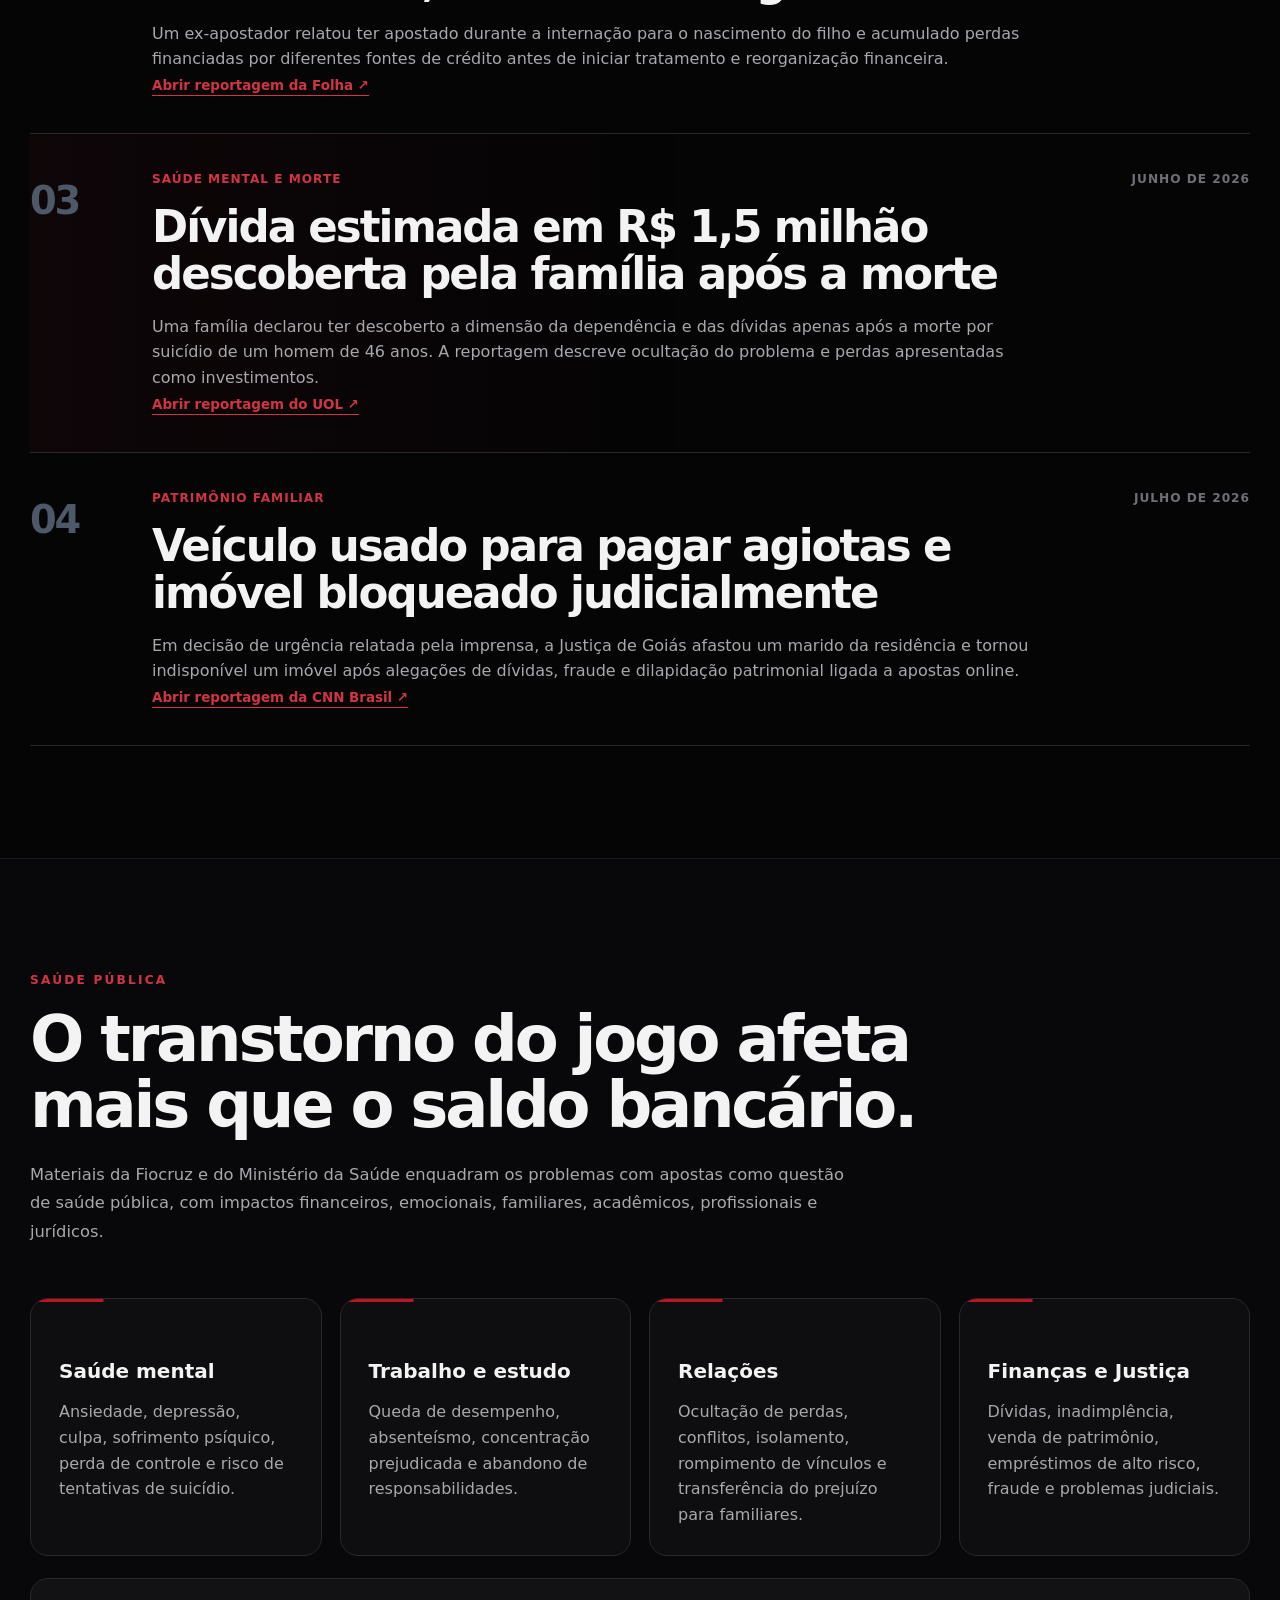
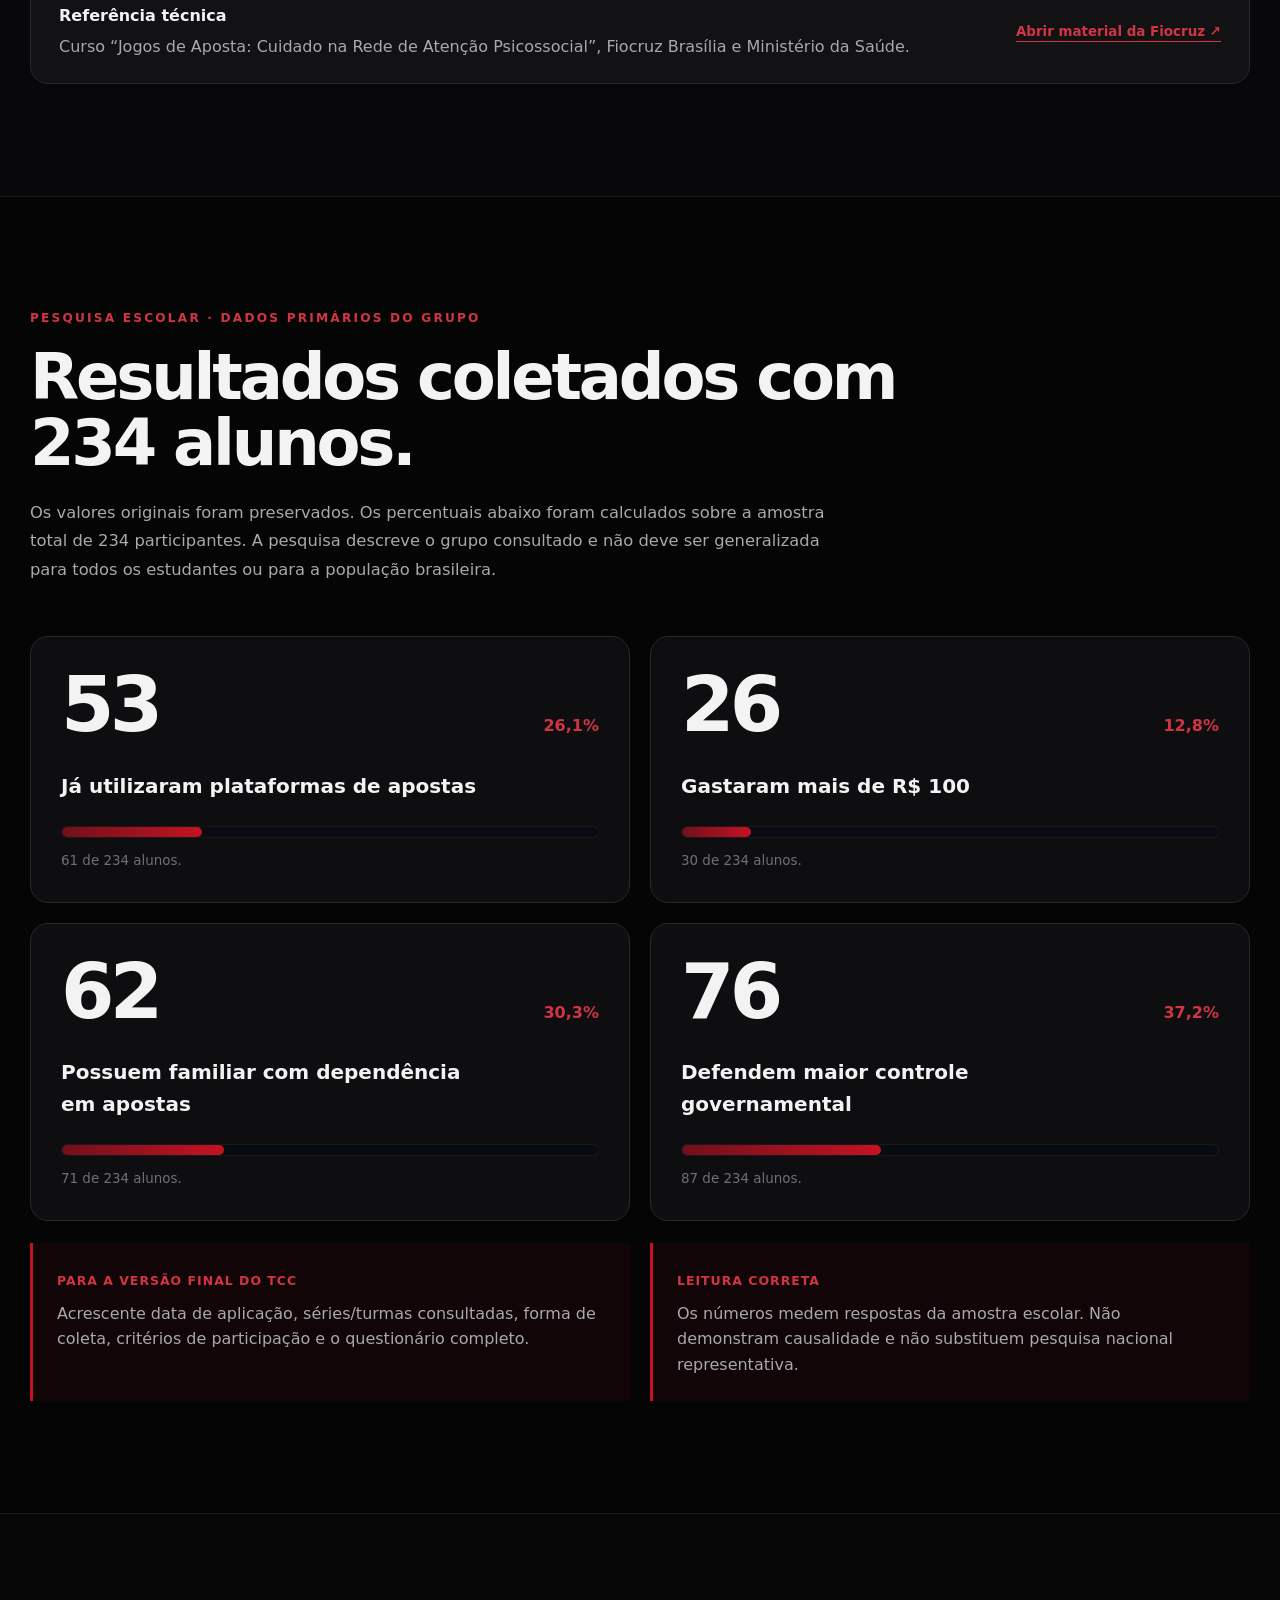
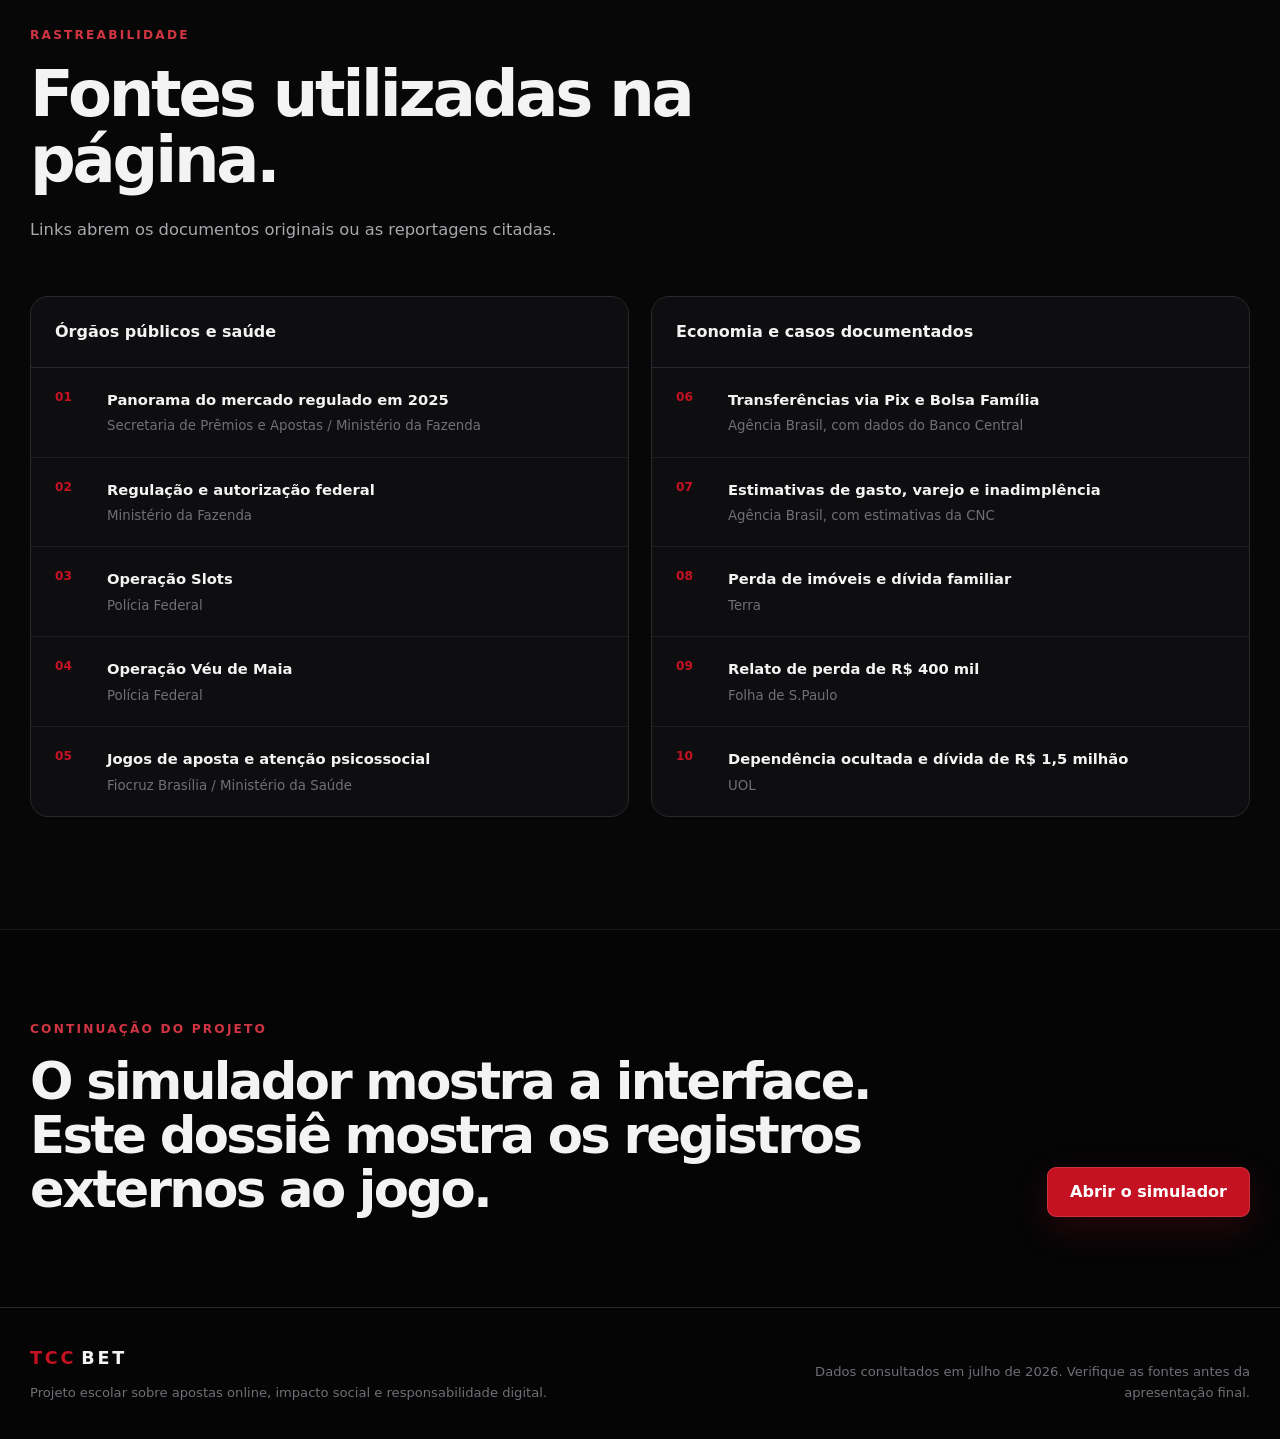
<file: TCC/tcc.html>
<!DOCTYPE html>
<html lang="pt-BR">
<head>
    <meta charset="UTF-8">
    <meta name="viewport" content="width=device-width, initial-scale=1.0">
    <meta name="description" content="TCC sobre apostas online no Brasil: escala econômica, publicidade, investigações, impactos sociais, saúde e pesquisa escolar.">
    <title>TCC | Apostas online no Brasil</title>
    <link rel="stylesheet" href="./tcc.css">
</head>
<body>

    <div class="progress-bar" aria-hidden="true"></div>

    <a class="skip-link" href="#conteudo">Ir para o conteúdo</a>

    <header class="site-header" id="topo">
        <nav class="navbar" aria-label="Navegação principal">
            <a class="brand" href="#topo" aria-label="TCC Bet — início">
                <span class="brand-mark">TCC</span><span>BET</span>
            </a>

            <button class="menu-button" type="button" aria-expanded="false" aria-controls="nav-links">
                <span></span>
                <span></span>
                <span></span>
                <span class="sr-only">Abrir menu</span>
            </button>

            <div class="nav-links" id="nav-links">
                <a href="#escala">Escala</a>
                <a href="#comparacao">Comparação</a>
                <a href="#publicidade">Publicidade</a>
                <a href="#investigacoes">Investigações</a>
                <a href="#casos">Casos reais</a>
                <a href="#pesquisa">Pesquisa escolar</a>
                <a href="#fontes">Fontes</a>
                <a class="nav-simulator" href="../JOGAR/jogar.html">Simulador</a>
            </div>
        </nav>
    </header>

    <main id="conteudo">
        <section class="hero section-shell" aria-labelledby="titulo-principal">
            <div class="hero-grid">
                <div class="hero-copy reveal">
                    <p class="eyebrow">TCC · documentação e análise</p>
                    <h1 id="titulo-principal">
                        Apostas online no Brasil:
                        <span>escala econômica, investigações e impacto social.</span>
                    </h1>

                    <p class="hero-summary">
                        A página reúne dados oficiais, estimativas econômicas, operações policiais,
                        registros de saúde pública, casos documentados pela imprensa e os resultados
                        da pesquisa realizada pelo grupo com 234 alunos.
                    </p>

                    <div class="hero-actions">
                        <a class="primary-button" href="#escala">Examinar os dados</a>
                        <a class="text-link" href="#metodologia">Como os números foram tratados</a>
                    </div>

                    <p class="content-warning">
                        Conteúdo sensível: endividamento, perda patrimonial, dependência e referências não gráficas a suicídio.
                    </p>
                </div>

                <aside class="hero-dossier reveal" aria-label="Resumo dos principais indicadores">
                    <div class="dossier-header">
                        <span>Dossiê de indicadores</span>
                        <span class="status-dot">fontes abertas</span>
                    </div>

                    <div class="dossier-metrics">
                        <article>
                            <strong class="counter" data-target="25245319" data-decimals="0">0</strong>
                            <span>CPFs únicos que apostaram no mercado regulado em 2025</span>
                        </article>

                        <article>
                            <strong class="counter" data-target="36.96" data-prefix="R$ " data-suffix=" bi" data-decimals="2">0</strong>
                            <span>GGR acumulado em 2025 — receita bruta dos jogos após pagamento de prêmios</span>
                        </article>

                        <article>
                            <strong class="counter" data-target="25000" data-prefix="+" data-decimals="0">0</strong>
                            <span>URLs bloqueadas entre outubro de 2024 e dezembro de 2025</span>
                        </article>

                        <article>
                            <strong class="counter" data-target="217000" data-prefix="+" data-decimals="0">0</strong>
                            <span>autoexclusões registradas na plataforma centralizada</span>
                        </article>
                    </div>

                    <a class="source-link" href="https://www.gov.br/fazenda/pt-br/composicao/orgaos/secretaria-de-premios-e-apostas/apresentacoes/defeso-2deg-panorama-semestral-de-apostas-de-quota-fixa-jan-2026.pdf" target="_blank" rel="noopener noreferrer">
                        Fonte: panorama oficial da SPA/MF sobre 2025 ↗
                    </a>
                </aside>
            </div>
        </section>

        <section class="method-strip" id="metodologia" aria-labelledby="titulo-metodologia">
            <div class="section-shell method-grid reveal">
                <div>
                    <p class="eyebrow">Precisão dos dados</p>
                    <h2 id="titulo-metodologia">Movimentação, gasto e receita não são a mesma medida.</h2>
                </div>

                <div class="method-text">
                    <p>
                        <strong>Movimentação ou transferências</strong> mede dinheiro enviado às plataformas.
                        <strong>GGR</strong> mede quanto permanece com as operadoras após a dedução dos prêmios pagos.
                        <strong>Estimativas econômicas</strong> podem usar metodologias e períodos diferentes.
                    </p>
                    <p>
                        Por isso, os valores desta página aparecem com período, definição e fonte. Comparações
                        são apresentadas como ordem de grandeza, não como números diretamente equivalentes.
                    </p>
                </div>
            </div>
        </section>

        <section class="content-section section-shell" id="escala" aria-labelledby="titulo-escala">
            <header class="section-heading reveal">
                <p class="eyebrow">Escala econômica</p>
                <h2 id="titulo-escala">O tamanho do fluxo financeiro depende da métrica observada.</h2>
                <p>
                    Os dados abaixo separam transferências, estimativas de gasto e receita efetivamente retida
                    pelas operadoras. Essa distinção evita transformar números diferentes em uma única cifra.
                </p>
            </header>

            <div class="metric-grid">
                <article class="metric-card reveal">
                    <span class="metric-label">Pix enviado em agosto de 2024</span>
                    <strong>R$ 20,8 bilhões</strong>
                    <p>
                        Estimativa do Banco Central para transferências via Pix destinadas a empresas de apostas
                        naquele mês. O valor não desconta prêmios recebidos.
                    </p>
                    <a href="https://agenciabrasil.ebc.com.br/economia/noticia/2024-09/beneficiarios-do-bolsa-familia-gastaram-r-3-bi-em-bets-em-agosto" target="_blank" rel="noopener noreferrer">Banco Central, via Agência Brasil ↗</a>
                </article>

                <article class="metric-card reveal">
                    <span class="metric-label">Receita oficial do mercado regulado em 2025</span>
                    <strong>R$ 36,96 bilhões</strong>
                    <p>
                        GGR anual: apostas recebidas menos prêmios pagos. A média aritmética corresponde a
                        aproximadamente R$ 101,3 milhões por dia de receita bruta dos jogos.
                    </p>
                    <a href="https://www.gov.br/fazenda/pt-br/composicao/orgaos/secretaria-de-premios-e-apostas/apresentacoes/defeso-2deg-panorama-semestral-de-apostas-de-quota-fixa-jan-2026.pdf" target="_blank" rel="noopener noreferrer">SPA / Ministério da Fazenda ↗</a>
                </article>

                <article class="metric-card metric-card-emphasis reveal">
                    <span class="metric-label">Estimativa de gasto mensal</span>
                    <strong>&gt; R$ 30 bilhões/mês</strong>
                    <p>
                        Estimativa da CNC para janeiro de 2023 a março de 2026 — ordem de grandeza próxima de
                        R$ 1 bilhão por dia. Não equivale ao GGR oficial e cobre outro período.
                    </p>
                    <a href="https://agenciabrasil.ebc.com.br/economia/noticia/2026-04/para-cnc-bets-agravam-endividamento-das-familias-brasileiras" target="_blank" rel="noopener noreferrer">CNC, via Agência Brasil ↗</a>
                </article>

                <article class="metric-card reveal">
                    <span class="metric-label">Destinações legais em 2025</span>
                    <strong>R$ 4,53 bilhões</strong>
                    <p>
                        Montante informado pela SPA como destinações legais incidentes sobre a exploração
                        regulada das apostas de quota fixa no período.
                    </p>
                    <a href="https://www.gov.br/fazenda/pt-br/composicao/orgaos/secretaria-de-premios-e-apostas/apresentacoes/defeso-2deg-panorama-semestral-de-apostas-de-quota-fixa-jan-2026.pdf" target="_blank" rel="noopener noreferrer">SPA / Ministério da Fazenda ↗</a>
                </article>
            </div>

            <div class="data-panel reveal" aria-labelledby="titulo-ggr">
                <div class="panel-copy">
                    <p class="eyebrow">GGR acumulado em 2025</p>
                    <h3 id="titulo-ggr">Crescimento acumulado informado ao SIGAP</h3>
                    <p>
                        As barras representam o valor acumulado até o fim de cada trimestre,
                        e não a receita isolada de cada trimestre.
                    </p>
                </div>

                <div class="bar-chart" role="img" aria-label="GGR acumulado de 7,48 bilhões no primeiro trimestre, 18,06 bilhões no segundo, 27,87 bilhões no terceiro e 36,96 bilhões no quarto trimestre de 2025">
                    <div class="bar-row">
                        <span>1º trimestre</span>
                        <div class="bar-track"><div class="bar-fill" data-bar="20.23"></div></div>
                        <strong>R$ 7,48 bi</strong>
                    </div>
                    <div class="bar-row">
                        <span>2º trimestre</span>
                        <div class="bar-track"><div class="bar-fill" data-bar="48.87"></div></div>
                        <strong>R$ 18,06 bi</strong>
                    </div>
                    <div class="bar-row">
                        <span>3º trimestre</span>
                        <div class="bar-track"><div class="bar-fill" data-bar="75.42"></div></div>
                        <strong>R$ 27,87 bi</strong>
                    </div>
                    <div class="bar-row">
                        <span>4º trimestre</span>
                        <div class="bar-track"><div class="bar-fill" data-bar="100"></div></div>
                        <strong>R$ 36,96 bi</strong>
                    </div>
                </div>
            </div>
        </section>


        <!-- =========================================================
             COMPARAÇÃO — ESCALA DO DINHEIRO
        ========================================================= -->
        <section class="content-section comparison-section" id="comparacao" aria-labelledby="titulo-comparacao">
            <div class="section-shell">
                <header class="section-heading reveal">
                    <p class="eyebrow">Comparação de escala</p>
                    <h2 id="titulo-comparacao">
                        Bilhões são difíceis de imaginar.
                        <span class="comparison-heading-muted">Então vamos desmontar o número.</span>
                    </h2>
                    <p>
                        Escolha um dos valores documentados neste trabalho e compare sua dimensão com referências
                        mais próximas da realidade cotidiana. O objetivo não é equiparar finalidades econômicas,
                        mas tornar a ordem de grandeza visível.
                    </p>
                </header>

                <div class="comparison-tabs reveal" role="group" aria-label="Escolha o dado para comparar">
                    <button class="comparison-tab" type="button" data-comparison="pix" aria-pressed="false">
                        <span>01</span>
                        <div><strong>R$ 20,8 bi</strong><small>Pix para bets</small></div>
                    </button>

                    <button class="comparison-tab active" type="button" data-comparison="ggr" aria-pressed="true">
                        <span>02</span>
                        <div><strong>R$ 36,96 bi</strong><small>GGR de 2025</small></div>
                    </button>

                    <button class="comparison-tab" type="button" data-comparison="bolsa" aria-pressed="false">
                        <span>03</span>
                        <div><strong>R$ 3 bi</strong><small>Beneficiários do Bolsa Família</small></div>
                    </button>

                    <button class="comparison-tab" type="button" data-comparison="varejo" aria-pressed="false">
                        <span>04</span>
                        <div><strong>R$ 143 bi</strong><small>Impacto estimado no varejo</small></div>
                    </button>
                </div>

                <div class="comparison-lab">
                    <article class="comparison-console reveal">
                        <div class="comparison-console-top">
                            <span class="comparison-console-label">VALOR SELECIONADO</span>
                            <span class="comparison-period" id="comparison-period">2025</span>
                        </div>

                        <h3 id="comparison-title">Receita bruta do mercado regulado</h3>
                        <strong class="comparison-money" id="comparison-money">R$ 36,96 bilhões</strong>
                        <p class="comparison-description" id="comparison-description">
                            GGR informado pelas operadoras ao SIGAP: apostas recebidas menos os prêmios pagos.
                        </p>
                        <a class="comparison-source" id="comparison-source"
                           href="https://www.gov.br/fazenda/pt-br/composicao/orgaos/secretaria-de-premios-e-apostas/apresentacoes/defeso-2deg-panorama-semestral-de-apostas-de-quota-fixa-jan-2026.pdf"
                           target="_blank" rel="noopener noreferrer">Abrir fonte ↗</a>

                        <div class="comparison-slider-area">
                            <div class="comparison-slider-header">
                                <div>
                                    <span>Quanto desse valor você quer observar?</span>
                                    <small>Reduza até 1% e veja o tamanho que ainda sobra.</small>
                                </div>
                                <strong id="comparison-percent">100%</strong>
                            </div>

                            <input type="range" id="comparison-range" class="comparison-range"
                                   min="1" max="100" value="100" step="1"
                                   aria-label="Porcentagem do valor selecionado">

                            <div class="comparison-presets">
                                <button type="button" data-share="1">1%</button>
                                <button type="button" data-share="10">10%</button>
                                <button type="button" data-share="25">25%</button>
                                <button type="button" data-share="50">50%</button>
                                <button type="button" data-share="100" class="active">100%</button>
                            </div>
                        </div>

                        <div class="comparison-current">
                            <span>VALOR OBSERVADO AGORA</span>
                            <strong id="comparison-selected-value">R$ 36,96 bilhões</strong>
                        </div>
                    </article>

                    <div class="comparison-results reveal">
                        <article class="comparison-result">
                            <span class="comparison-result-index">01</span>
                            <p>salários mínimos</p>
                            <strong id="compare-salaries">22.800.606</strong>
                            <small>salários mínimos nacionais de 2026 no valor de R$ 1.621.</small>
                        </article>

                        <article class="comparison-result">
                            <span class="comparison-result-index">02</span>
                            <p>vidas profissionais</p>
                            <strong id="compare-careers">47.501</strong>
                            <small>carreiras de 40 anos recebendo um salário mínimo por mês.</small>
                        </article>

                        <article class="comparison-result comparison-result-red">
                            <span class="comparison-result-index">03</span>
                            <p>Lamborghini Revuelto</p>
                            <strong id="compare-cars">4.482</strong>
                            <small>usando R$ 8,245 milhões como referência FIPE por unidade.</small>
                        </article>

                        <article class="comparison-result comparison-budget-card">
                            <span class="comparison-result-index">04</span>
                            <p>escala de orçamento público</p>
                            <div class="budget-comparison">
                                <div class="budget-row">
                                    <div class="budget-info">
                                        <span>Bolsa Família 2026</span>
                                        <strong id="compare-bolsa-percent">23,3%</strong>
                                    </div>
                                    <div class="budget-track">
                                        <span id="compare-bolsa-bar" class="budget-fill" style="width:23.3%"></span>
                                    </div>
                                </div>

                                <div class="budget-row">
                                    <div class="budget-info">
                                        <span>Saúde federal 2026</span>
                                        <strong id="compare-health-percent">13,6%</strong>
                                    </div>
                                    <div class="budget-track">
                                        <span id="compare-health-bar" class="budget-fill" style="width:13.6%"></span>
                                    </div>
                                </div>
                            </div>
                        </article>
                    </div>
                </div>

                <article class="supercar-panel reveal">
                    <figure class="supercar-visual">
                        <img src="./assets/images/lamborghini-revuelto.jpg"
                             alt="Lamborghini Revuelto laranja visto de frente e lateral" loading="lazy">
                        <div class="supercar-overlay">
                            <span>REFERÊNCIA VISUAL</span>
                            <strong>Lamborghini Revuelto</strong>
                        </div>
                    </figure>

                    <div class="supercar-content">
                        <p class="eyebrow">Agora transforme o número em objetos</p>
                        <h3>Um carro de <span>R$ 8,245 milhões</span> ainda desaparece dentro desses valores.</h3>
                        <p>
                            O Revuelto é um superesportivo híbrido com motor V12 e três motores elétricos.
                            A potência combinada chega a aproximadamente 1.015 cv.
                        </p>

                        <div class="supercar-specs">
                            <div><span>Referência FIPE</span><strong>R$ 8,245 mi</strong></div>
                            <div><span>Potência</span><strong>1.015 cv</strong></div>
                            <div><span>0–100 km/h</span><strong>2,5 s</strong></div>
                            <div><span>Velocidade máxima</span><strong>350 km/h</strong></div>
                        </div>

                        <div class="supercar-equivalent">
                            <span>COM O VALOR QUE VOCÊ SELECIONOU:</span>
                            <strong id="supercar-total">4.482</strong>
                            <p>unidades inteiras poderiam ser compradas usando apenas essa referência matemática.</p>
                        </div>

                        <div class="supercar-links">
                            <a href="https://www.webmotors.com.br/tabela-fipe/carros/lamborghini/revuelto/2025/65-v12-phev-amt"
                               target="_blank" rel="noopener noreferrer">Referência FIPE / Webmotors ↗</a>
                            <a href="https://commons.wikimedia.org/wiki/File:Lamborghini_Revuelto.jpg"
                               target="_blank" rel="noopener noreferrer">Foto: 江草慧至 / Wikimedia Commons · CC BY-SA 4.0 ↗</a>
                        </div>
                    </div>
                </article>

                <div class="comparison-method reveal">
                    <span>COMO LER ESTA EXPERIÊNCIA</span>
                    <p>
                        Estas equivalências servem apenas para tornar ordens de grandeza compreensíveis.
                        Comparar R$ 1 bilhão com salários, carros ou orçamentos públicos não significa que os valores
                        tenham a mesma natureza econômica nem que possam ser transferidos diretamente entre essas finalidades.
                    </p>
                </div>

                <div class="comparison-references reveal">
                    <a href="https://www.gov.br/previdencia/pt-br/assuntos/rpps/destaques/orientacao-aumento-do-salario-minimo-e-suas-consequencias-nos-beneficios-previdenciarios-e-na-contribuicao-ao-rpps-1"
                       target="_blank" rel="noopener noreferrer">Salário mínimo 2026 · Governo Federal ↗</a>
                    <a href="https://www.gov.br/planejamento/pt-br/assuntos/noticias/2026/janeiro/presidente-sanciona-orcamento-de-2026-com-foco-em-desenvolvimento-social-e-equilibrio-fiscal"
                       target="_blank" rel="noopener noreferrer">Orçamento federal 2026 ↗</a>
                    <a href="https://agenciabrasil.ebc.com.br/economia/noticia/2024-09/beneficiarios-do-bolsa-familia-gastaram-r-3-bi-em-bets-em-agosto"
                       target="_blank" rel="noopener noreferrer">Pix e Bolsa Família · Banco Central / Agência Brasil ↗</a>
                    <a href="https://agenciabrasil.ebc.com.br/economia/noticia/2026-04/para-cnc-bets-agravam-endividamento-das-familias-brasileiras"
                       target="_blank" rel="noopener noreferrer">Estimativa da CNC · Agência Brasil ↗</a>
                </div>
            </div>
        </section>

        <section class="content-section full-width-section" id="publicidade" aria-labelledby="titulo-publicidade">
            <div class="section-shell">
                <header class="section-heading reveal">
                    <p class="eyebrow">Publicidade e normalização</p>
                    <h2 id="titulo-publicidade">A aposta passou a ocupar o mesmo espaço cotidiano do esporte e do entretenimento.</h2>
                    <p>
                        A expansão combina patrocínio esportivo, anúncios em transmissões, publicidade em redes sociais,
                        influenciadores e acesso permanente pelo celular. A fiscalização oficial também registra a escala
                        do conteúdo irregular associado a esse ecossistema.
                    </p>
                </header>

                <div class="exposure-layout">
                    <div class="exposure-grid">
                        <article class="exposure-card reveal">
                            <span>01</span>
                            <h3>Transmissões esportivas</h3>
                            <p>Marcas, odds ao vivo, intervalos comerciais e chamadas incorporadas à cobertura de partidas.</p>
                        </article>

                        <article class="exposure-card reveal">
                            <span>02</span>
                            <h3>Clubes e campeonatos</h3>
                            <p>Patrocínios em camisas, placas, coletivas, conteúdos de clubes e propriedades de competições.</p>
                        </article>

                        <article class="exposure-card reveal">
                            <span>03</span>
                            <h3>Influenciadores</h3>
                            <p>Conteúdo promocional misturado a entretenimento, rotina pessoal, ostentação e supostos ganhos.</p>
                        </article>

                        <article class="exposure-card reveal">
                            <span>04</span>
                            <h3>Celular e pagamento imediato</h3>
                            <p>Cadastro, depósito, aposta e repetição realizados no mesmo dispositivo, sem deslocamento físico.</p>
                        </article>
                    </div>

                    <aside class="enforcement-panel reveal">
                        <p class="eyebrow">Fiscalização oficial em 2025</p>
                        <div class="enforcement-item">
                            <strong class="counter" data-target="412" data-decimals="0">0</strong>
                            <span>processos de fiscalização contra influenciadores digitais</span>
                        </div>
                        <div class="enforcement-item">
                            <strong class="counter" data-target="324" data-decimals="0">0</strong>
                            <span>perfis removidos</span>
                        </div>
                        <div class="enforcement-item">
                            <strong class="counter" data-target="229" data-decimals="0">0</strong>
                            <span>conteúdos removidos</span>
                        </div>
                        <a class="source-link" href="https://www.gov.br/fazenda/pt-br/composicao/orgaos/secretaria-de-premios-e-apostas/apresentacoes/defeso-2deg-panorama-semestral-de-apostas-de-quota-fixa-jan-2026.pdf" target="_blank" rel="noopener noreferrer">Panorama SPA/MF ↗</a>
                    </aside>
                </div>

                <div class="regulation-timeline reveal" aria-label="Linha do tempo da regulação das apostas online no Brasil">
                    <article>
                        <time datetime="2018">2018</time>
                        <h3>Legalização das apostas esportivas de quota fixa</h3>
                        <p>Lei nº 13.756/2018 autorizou a modalidade.</p>
                    </article>
                    <article>
                        <time datetime="2023">2023</time>
                        <h3>Marco regulatório ampliado</h3>
                        <p>Lei nº 14.790/2023 disciplinou apostas esportivas e jogos online.</p>
                    </article>
                    <article>
                        <time datetime="2025">2025</time>
                        <h3>Mercado federal regulado</h3>
                        <p>Operação nacional passou a exigir autorização da SPA e domínio “.bet.br”.</p>
                    </article>
                    <article>
                        <time datetime="2026">2026</time>
                        <h3>Regras adicionais de publicidade e proteção</h3>
                        <p>Novos atos ampliaram cooperação e restrições sobre comunicação comercial e públicos protegidos.</p>
                    </article>
                </div>
            </div>
        </section>

        <section class="content-section section-shell" id="investigacoes" aria-labelledby="titulo-investigacoes">
            <header class="section-heading reveal">
                <p class="eyebrow">Crime organizado e lavagem de dinheiro</p>
                <h2 id="titulo-investigacoes">Operações oficiais envolvendo plataformas ilegais e fluxos financeiros suspeitos.</h2>
                <p>
                    Esta seção não atribui criminalidade ao mercado inteiro. Ela reúne investigações divulgadas pela Polícia Federal.
                    Investigação, bloqueio cautelar e suspeita não equivalem a condenação definitiva.
                </p>
            </header>

            <div class="investigation-grid">
                <article class="investigation-card reveal">
                    <div class="case-topline">
                        <span class="case-status">Investigação oficial</span>
                        <time datetime="2026-07-15">15 jul. 2026</time>
                    </div>
                    <h3>Operação Slots</h3>
                    <p>
                        A PF informou apuração de lavagem de dinheiro proveniente do tráfico de drogas por meio de empresas de fachada,
                        plataformas ilegais, intermediadoras de pagamento e divulgação por influenciadores.
                    </p>
                    <dl>
                        <div><dt>Bloqueio autorizado</dt><dd>até R$ 951,1 milhões</dd></div>
                        <div><dt>Medidas</dt><dd>14 buscas e 2 prisões temporárias</dd></div>
                    </dl>
                    <a href="https://www.gov.br/pf/pt-br/assuntos/noticias/2026/07/pf-mira-esquema-de-lavagem-de-dinheiro-por-meio-de-plataformas-ilegais-de-apostas-on-line" target="_blank" rel="noopener noreferrer">Nota da Polícia Federal ↗</a>
                </article>

                <article class="investigation-card reveal">
                    <div class="case-topline">
                        <span class="case-status">Investigação oficial</span>
                        <time datetime="2026-07-06">6 jul. 2026</time>
                    </div>
                    <h3>Operação Véu de Maia</h3>
                    <p>
                        A investigação apura lavagem de dinheiro e evasão de divisas relacionadas à exploração ilegal de apostas,
                        com possível uso de empresas interpostas e remessas por criptoativos.
                    </p>
                    <dl>
                        <div><dt>Empresas suspeitas</dt><dd>87</dd></div>
                        <div><dt>Alcance</dt><dd>seis cidades em quatro estados</dd></div>
                    </dl>
                    <a href="https://www.gov.br/pf/pt-br/assuntos/noticias/2026/07/pf-deflagra-operacao-para-apurar-esquema-de-lavagem-de-dinheiro-ligado-a-apostas-ilegais" target="_blank" rel="noopener noreferrer">Nota da Polícia Federal ↗</a>
                </article>

                <article class="investigation-card reveal">
                    <div class="case-topline">
                        <span class="case-status">Investigação oficial</span>
                        <time datetime="2024-10-30">30 out. 2024</time>
                    </div>
                    <h3>Operação Backyard</h3>
                    <p>
                        A PF declarou ter desarticulado grupo organizado responsável por movimentar recursos para plataformas estrangeiras,
                        especialmente de apostas esportivas.
                    </p>
                    <dl>
                        <div><dt>Movimentação apontada</dt><dd>R$ 1,6 bilhão</dd></div>
                        <div><dt>Medidas</dt><dd>buscas e indisponibilidade de bens</dd></div>
                    </dl>
                    <a href="https://www.gov.br/pf/pt-br/assuntos/noticias/2024/10/pf-desarticula-grupo-que-movimentou-r-1-6-bilhao-para-plataformas-estrangeiras-de-apostas/" target="_blank" rel="noopener noreferrer">Nota da Polícia Federal ↗</a>
                </article>

                <article class="investigation-card reveal">
                    <div class="case-topline">
                        <span class="case-status">Investigação oficial</span>
                        <time datetime="2024-12-06">6 dez. 2024</time>
                    </div>
                    <h3>Operação Apostas Encerradas</h3>
                    <p>
                        A FICCO/CE e a Receita Federal investigaram grupo apontado como responsável por lavar recursos provenientes
                        da exploração de jogos de azar, utilizando terceiros para ocultar e movimentar valores.
                    </p>
                    <dl>
                        <div><dt>Transações suspeitas</dt><dd>mais de R$ 300 milhões</dd></div>
                        <div><dt>Foco</dt><dd>lavagem e organização criminosa</dd></div>
                    </dl>
                    <a href="https://www.gov.br/pf/pt-br/assuntos/noticias/2024/12/ficco-ce-combate-lavagem-de-dinheiro-decorrente-de-atividade-de-organizacao-criminosa-e-jogos-de-azar" target="_blank" rel="noopener noreferrer">Nota da Polícia Federal ↗</a>
                </article>
            </div>
        </section>

        <section class="content-section full-width-section social-section" id="renda" aria-labelledby="titulo-renda">
            <div class="section-shell">
                <header class="section-heading reveal">
                    <p class="eyebrow">Renda familiar e proteção social</p>
                    <h2 id="titulo-renda">Quando o fluxo das apostas alcança famílias em situação de vulnerabilidade.</h2>
                </header>

                <div class="social-grid">
                    <article class="social-primary reveal">
                        <span class="metric-label">Agosto de 2024 · beneficiários do Bolsa Família</span>
                        <strong>R$ 3 bilhões via Pix</strong>
                        <p>
                            O levantamento do Banco Central identificou transferências às bets realizadas por cerca de 5 milhões
                            de beneficiários. Aproximadamente 70% eram responsáveis familiares, segundo a divulgação.
                        </p>
                        <div class="precision-note">
                            <strong>Limite da evidência:</strong>
                            o dado identifica pessoas beneficiárias que enviaram dinheiro, mas não comprova contabilmente que todo o valor
                            transferido veio diretamente do benefício. Renda é fungível e o levantamento considerou apenas Pix enviado,
                            sem descontar prêmios recebidos.
                        </div>
                        <a href="https://agenciabrasil.ebc.com.br/economia/noticia/2024-09/beneficiarios-do-bolsa-familia-gastaram-r-3-bi-em-bets-em-agosto" target="_blank" rel="noopener noreferrer">Levantamento do BC, via Agência Brasil ↗</a>
                    </article>

                    <article class="social-secondary reveal">
                        <span class="metric-label">Resposta institucional</span>
                        <h3>Proteção da finalidade do programa social</h3>
                        <p>
                            O MDS criou grupo de trabalho e anunciou medidas para impedir o uso de meios de pagamento associados
                            ao Bolsa Família em apostas, preservando recursos destinados a alimentação e necessidades básicas.
                        </p>
                        <a href="https://www.gov.br/mds/pt-br/noticias-e-conteudos/desenvolvimento-social/noticias-desenvolvimento-social/mds-prepara-pacote-de-medidas-para-evitar-uso-de-recursos-do-bolsa-familia-em-apostas-online" target="_blank" rel="noopener noreferrer">Ministério do Desenvolvimento Social ↗</a>
                    </article>

                    <article class="social-secondary reveal">
                        <span class="metric-label">Estimativa de impacto no consumo</span>
                        <h3>R$ 143 bilhões retirados do varejo</h3>
                        <p>
                            Estimativa apresentada pela CNC para o efeito acumulado da inadimplência associada às bets entre janeiro de 2023
                            e março de 2026; a entidade também estimou 270 mil famílias em inadimplência severa.
                        </p>
                        <a href="https://agenciabrasil.ebc.com.br/economia/noticia/2026-04/para-cnc-bets-agravam-endividamento-das-familias-brasileiras" target="_blank" rel="noopener noreferrer">CNC, via Agência Brasil ↗</a>
                    </article>
                </div>
            </div>
        </section>

        <section class="content-section section-shell" id="casos" aria-labelledby="titulo-casos">
            <header class="section-heading reveal">
                <p class="eyebrow">Casos documentados</p>
                <h2 id="titulo-casos">Patrimônio, relações familiares e vidas atingidas.</h2>
                <p>
                    Os casos abaixo foram publicados por veículos jornalísticos. Eles não representam prevalência estatística;
                    mostram consequências concretas que aparecem por trás dos indicadores agregados.
                </p>
            </header>

            <div class="stories-list">
                <article class="story-card reveal">
                    <div class="story-index">01</div>
                    <div class="story-content">
                        <div class="story-meta"><span>Perda patrimonial</span><time datetime="2026-04-18">abril de 2026</time></div>
                        <h3>Dois imóveis da família e aproximadamente R$ 50 mil em dívidas</h3>
                        <p>
                            Reportagem registrou o relato de uma mulher de 29 anos que perdeu dois imóveis, acumulou dívidas
                            e teve o casamento desfeito após anos de comportamento compulsivo em apostas online.
                        </p>
                        <a href="https://www.terra.com.br/noticias/brasil/mulher-perde-casas-acumula-r-50-mil-em-dividas-e-separa-do-marido-por-vicio-em-apostas-online%2Ca07b39d8afd65e484fd797a2999f3b91zsyqekgg.html" target="_blank" rel="noopener noreferrer">Abrir reportagem do Terra ↗</a>
                    </div>
                </article>

                <article class="story-card reveal">
                    <div class="story-index">02</div>
                    <div class="story-content">
                        <div class="story-meta"><span>Endividamento</span><time datetime="2026-05-08">maio de 2026</time></div>
                        <h3>R$ 400 mil perdidos e empréstimos com bancos, familiares e agiotas</h3>
                        <p>
                            Um ex-apostador relatou ter apostado durante a internação para o nascimento do filho e acumulado perdas
                            financiadas por diferentes fontes de crédito antes de iniciar tratamento e reorganização financeira.
                        </p>
                        <a href="https://www1.folha.uol.com.br/folha-social-mais/2026/05/so-nao-apostei-na-hora-do-parto-diz-pai-que-virou-desinfluenciador-de-bets.shtml" target="_blank" rel="noopener noreferrer">Abrir reportagem da Folha ↗</a>
                    </div>
                </article>

                <article class="story-card story-sensitive reveal">
                    <div class="story-index">03</div>
                    <div class="story-content">
                        <div class="story-meta"><span>Saúde mental e morte</span><time datetime="2026-06-23">junho de 2026</time></div>
                        <h3>Dívida estimada em R$ 1,5 milhão descoberta pela família após a morte</h3>
                        <p>
                            Uma família declarou ter descoberto a dimensão da dependência e das dívidas apenas após a morte por suicídio
                            de um homem de 46 anos. A reportagem descreve ocultação do problema e perdas apresentadas como investimentos.
                        </p>
                        <a href="https://noticias.uol.com.br/cotidiano/ultimas-noticias/2026/06/23/nunca-contou-ele-escondia-vicio-em-apostas-e-divida-de-r-15-milhao.amp.htm" target="_blank" rel="noopener noreferrer">Abrir reportagem do UOL ↗</a>
                    </div>
                </article>

                <article class="story-card reveal">
                    <div class="story-index">04</div>
                    <div class="story-content">
                        <div class="story-meta"><span>Patrimônio familiar</span><time datetime="2026-07-14">julho de 2026</time></div>
                        <h3>Veículo usado para pagar agiotas e imóvel bloqueado judicialmente</h3>
                        <p>
                            Em decisão de urgência relatada pela imprensa, a Justiça de Goiás afastou um marido da residência e tornou
                            indisponível um imóvel após alegações de dívidas, fraude e dilapidação patrimonial ligada a apostas online.
                        </p>
                        <a href="https://www.cnnbrasil.com.br/nacional/centro-oeste/go/mulher-consegue-decisao-judicial-para-afastar-marido-viciado-em-apostas/" target="_blank" rel="noopener noreferrer">Abrir reportagem da CNN Brasil ↗</a>
                    </div>
                </article>
            </div>
        </section>

        <section class="content-section full-width-section health-section" id="saude" aria-labelledby="titulo-saude">
            <div class="section-shell">
                <header class="section-heading reveal">
                    <p class="eyebrow">Saúde pública</p>
                    <h2 id="titulo-saude">O transtorno do jogo afeta mais que o saldo bancário.</h2>
                    <p>
                        Materiais da Fiocruz e do Ministério da Saúde enquadram os problemas com apostas como questão de saúde pública,
                        com impactos financeiros, emocionais, familiares, acadêmicos, profissionais e jurídicos.
                    </p>
                </header>

                <div class="health-grid">
                    <article class="health-card reveal">
                        <h3>Saúde mental</h3>
                        <p>Ansiedade, depressão, culpa, sofrimento psíquico, perda de controle e risco de tentativas de suicídio.</p>
                    </article>
                    <article class="health-card reveal">
                        <h3>Trabalho e estudo</h3>
                        <p>Queda de desempenho, absenteísmo, concentração prejudicada e abandono de responsabilidades.</p>
                    </article>
                    <article class="health-card reveal">
                        <h3>Relações</h3>
                        <p>Ocultação de perdas, conflitos, isolamento, rompimento de vínculos e transferência do prejuízo para familiares.</p>
                    </article>
                    <article class="health-card reveal">
                        <h3>Finanças e Justiça</h3>
                        <p>Dívidas, inadimplência, venda de patrimônio, empréstimos de alto risco, fraude e problemas judiciais.</p>
                    </article>
                </div>

                <div class="health-source reveal">
                    <div>
                        <strong>Referência técnica</strong>
                        <p>Curso “Jogos de Aposta: Cuidado na Rede de Atenção Psicossocial”, Fiocruz Brasília e Ministério da Saúde.</p>
                    </div>
                    <a href="https://efg.brasilia.fiocruz.br/ava/external/NUSMAD/jogos-de-aposta/M1.html" target="_blank" rel="noopener noreferrer">Abrir material da Fiocruz ↗</a>
                </div>
            </div>
        </section>

        <section class="content-section section-shell" id="pesquisa" aria-labelledby="titulo-pesquisa">
            <header class="section-heading reveal">
                <p class="eyebrow">Pesquisa escolar · dados primários do grupo</p>
                <h2 id="titulo-pesquisa">Resultados coletados com 234 alunos.</h2>
                <p>
                    Os valores originais foram preservados. Os percentuais abaixo foram calculados sobre a amostra total de 234 participantes.
                    A pesquisa descreve o grupo consultado e não deve ser generalizada para todos os estudantes ou para a população brasileira.
                </p>
            </header>

            <div class="school-stats">
                <article class="school-stat reveal">
                    <div class="school-value">
                        <strong class="counter" data-target="61" data-decimals="0">0</strong>
                        <span>26,1%</span>
                    </div>
                    <h3>Já utilizaram plataformas de apostas</h3>
                    <div class="school-bar"><span data-bar="26.1"></span></div>
                    <p>61 de 234 alunos.</p>
                </article>

                <article class="school-stat reveal">
                    <div class="school-value">
                        <strong class="counter" data-target="30" data-decimals="0">0</strong>
                        <span>12,8%</span>
                    </div>
                    <h3>Gastaram mais de R$ 100</h3>
                    <div class="school-bar"><span data-bar="12.8"></span></div>
                    <p>30 de 234 alunos.</p>
                </article>

                <article class="school-stat reveal">
                    <div class="school-value">
                        <strong class="counter" data-target="71" data-decimals="0">0</strong>
                        <span>30,3%</span>
                    </div>
                    <h3>Possuem familiar com dependência em apostas</h3>
                    <div class="school-bar"><span data-bar="30.3"></span></div>
                    <p>71 de 234 alunos.</p>
                </article>

                <article class="school-stat reveal">
                    <div class="school-value">
                        <strong class="counter" data-target="87" data-decimals="0">0</strong>
                        <span>37,2%</span>
                    </div>
                    <h3>Defendem maior controle governamental</h3>
                    <div class="school-bar"><span data-bar="37.2"></span></div>
                    <p>87 de 234 alunos.</p>
                </article>
            </div>

            <div class="research-note reveal">
                <div>
                    <span>Para a versão final do TCC</span>
                    <p>Acrescente data de aplicação, séries/turmas consultadas, forma de coleta, critérios de participação e o questionário completo.</p>
                </div>
                <div>
                    <span>Leitura correta</span>
                    <p>Os números medem respostas da amostra escolar. Não demonstram causalidade e não substituem pesquisa nacional representativa.</p>
                </div>
            </div>
        </section>

        <section class="content-section full-width-section sources-section" id="fontes" aria-labelledby="titulo-fontes">
            <div class="section-shell">
                <header class="section-heading reveal">
                    <p class="eyebrow">Rastreabilidade</p>
                    <h2 id="titulo-fontes">Fontes utilizadas na página.</h2>
                    <p>Links abrem os documentos originais ou as reportagens citadas.</p>
                </header>

                <div class="sources-grid">
                    <div class="source-group reveal">
                        <h3>Órgãos públicos e saúde</h3>
                        <a href="https://www.gov.br/fazenda/pt-br/composicao/orgaos/secretaria-de-premios-e-apostas/apresentacoes/defeso-2deg-panorama-semestral-de-apostas-de-quota-fixa-jan-2026.pdf" target="_blank" rel="noopener noreferrer">
                            <span>01</span>
                            <div><strong>Panorama do mercado regulado em 2025</strong><small>Secretaria de Prêmios e Apostas / Ministério da Fazenda</small></div>
                        </a>
                        <a href="https://www.gov.br/fazenda/pt-br/composicao/orgaos/secretaria-de-premios-e-apostas/apostas-de-quota-fixa/apostas-de-quota-fixa" target="_blank" rel="noopener noreferrer">
                            <span>02</span>
                            <div><strong>Regulação e autorização federal</strong><small>Ministério da Fazenda</small></div>
                        </a>
                        <a href="https://www.gov.br/pf/pt-br/assuntos/noticias/2026/07/pf-mira-esquema-de-lavagem-de-dinheiro-por-meio-de-plataformas-ilegais-de-apostas-on-line" target="_blank" rel="noopener noreferrer">
                            <span>03</span>
                            <div><strong>Operação Slots</strong><small>Polícia Federal</small></div>
                        </a>
                        <a href="https://www.gov.br/pf/pt-br/assuntos/noticias/2026/07/pf-deflagra-operacao-para-apurar-esquema-de-lavagem-de-dinheiro-ligado-a-apostas-ilegais" target="_blank" rel="noopener noreferrer">
                            <span>04</span>
                            <div><strong>Operação Véu de Maia</strong><small>Polícia Federal</small></div>
                        </a>
                        <a href="https://efg.brasilia.fiocruz.br/ava/external/NUSMAD/jogos-de-aposta/M1.html" target="_blank" rel="noopener noreferrer">
                            <span>05</span>
                            <div><strong>Jogos de aposta e atenção psicossocial</strong><small>Fiocruz Brasília / Ministério da Saúde</small></div>
                        </a>
                    </div>

                    <div class="source-group reveal">
                        <h3>Economia e casos documentados</h3>
                        <a href="https://agenciabrasil.ebc.com.br/economia/noticia/2024-09/beneficiarios-do-bolsa-familia-gastaram-r-3-bi-em-bets-em-agosto" target="_blank" rel="noopener noreferrer">
                            <span>06</span>
                            <div><strong>Transferências via Pix e Bolsa Família</strong><small>Agência Brasil, com dados do Banco Central</small></div>
                        </a>
                        <a href="https://agenciabrasil.ebc.com.br/economia/noticia/2026-04/para-cnc-bets-agravam-endividamento-das-familias-brasileiras" target="_blank" rel="noopener noreferrer">
                            <span>07</span>
                            <div><strong>Estimativas de gasto, varejo e inadimplência</strong><small>Agência Brasil, com estimativas da CNC</small></div>
                        </a>
                        <a href="https://www.terra.com.br/noticias/brasil/mulher-perde-casas-acumula-r-50-mil-em-dividas-e-separa-do-marido-por-vicio-em-apostas-online%2Ca07b39d8afd65e484fd797a2999f3b91zsyqekgg.html" target="_blank" rel="noopener noreferrer">
                            <span>08</span>
                            <div><strong>Perda de imóveis e dívida familiar</strong><small>Terra</small></div>
                        </a>
                        <a href="https://www1.folha.uol.com.br/folha-social-mais/2026/05/so-nao-apostei-na-hora-do-parto-diz-pai-que-virou-desinfluenciador-de-bets.shtml" target="_blank" rel="noopener noreferrer">
                            <span>09</span>
                            <div><strong>Relato de perda de R$ 400 mil</strong><small>Folha de S.Paulo</small></div>
                        </a>
                        <a href="https://noticias.uol.com.br/cotidiano/ultimas-noticias/2026/06/23/nunca-contou-ele-escondia-vicio-em-apostas-e-divida-de-r-15-milhao.amp.htm" target="_blank" rel="noopener noreferrer">
                            <span>10</span>
                            <div><strong>Dependência ocultada e dívida de R$ 1,5 milhão</strong><small>UOL</small></div>
                        </a>
                    </div>
                </div>
            </div>
        </section>

        <section class="closing-section section-shell reveal" aria-labelledby="titulo-final">
            <div>
                <p class="eyebrow">Continuação do projeto</p>
                <h2 id="titulo-final">O simulador mostra a interface. Este dossiê mostra os registros externos ao jogo.</h2>
            </div>
            <a class="primary-button" href="../JOGAR/jogar.html">Abrir o simulador</a>
        </section>
    </main>

    <footer class="footer">
        <div class="section-shell footer-grid">
            <div>
                <a class="brand" href="#topo"><span class="brand-mark">TCC</span><span>BET</span></a>
                <p>Projeto escolar sobre apostas online, impacto social e responsabilidade digital.</p>
            </div>
            <p>Dados consultados em julho de 2026. Verifique as fontes antes da apresentação final.</p>
        </div>
    </footer>

    <script src="./tcc.js"></script>
</body>
</html>
</file>
<file: INICIO/style.css>
/* =========================================================
   TELA DIVISÓRIA — TCC x JOGAR
   TCC: preto/vermelho, técnico, 3D e contido
   JOGAR: roxo/rosa, cassino, energia e movimento
========================================================= */

:root{
    --preto:#050506;
    --preto-2:#09090b;
    --vermelho:#c51222;
    --vermelho-claro:#ff3b4d;
    --branco:#f7f7f7;
    --cinza:#a6a6ad;
    --roxo:#7a00ff;
    --roxo-2:#3f006d;
    --rosa:#ff2ba6;
    --rosa-2:#a70071;
    --mx:0;
    --my:0;
}

*{
    margin:0;
    padding:0;
    box-sizing:border-box;
}

html,
body{
    width:100%;
    min-height:100%;
}

body{
    min-height:100vh;
    overflow:hidden;
    background:#020203;
    color:var(--branco);
    font-family:Inter, ui-sans-serif, system-ui, -apple-system, BlinkMacSystemFont, "Segoe UI", sans-serif;
    -webkit-font-smoothing:antialiased;
}

button,
a{
    font:inherit;
}

button{
    border:0;
}

.tela{
    position:relative;
    display:flex;
    width:100%;
    min-height:100vh;
    overflow:hidden;
    background:#050506;
}

.lado{
    --pointer-x:0;
    --pointer-y:0;
    position:relative;
    isolation:isolate;
    width:50%;
    min-height:100vh;
    display:grid;
    place-items:center;
    overflow:hidden;
    transition:
        width .82s cubic-bezier(.68,-.02,.18,1),
        opacity .55s ease,
        filter .55s ease;
}

.conteudo{
    position:relative;
    z-index:10;
    width:min(82%, 430px);
    display:flex;
    flex-direction:column;
    align-items:center;
    text-align:center;
}

/* =========================================================
   DIVISOR
========================================================= */

.divisor{
    position:absolute;
    z-index:40;
    top:7%;
    bottom:7%;
    left:50%;
    width:1px;
    transform:translateX(-50%);
    background:linear-gradient(
        to bottom,
        transparent,
        rgba(255,255,255,.09) 20%,
        rgba(255,255,255,.18) 50%,
        rgba(255,255,255,.09) 80%,
        transparent
    );
    pointer-events:none;
    transition:opacity .35s ease;
}

.divisor span{
    position:absolute;
    top:50%;
    left:50%;
    width:5px;
    height:44px;
    border-radius:999px;
    transform:translate(-50%,-50%);
    background:linear-gradient(#d21c31,#7711ff,#ff2ba6);
    box-shadow:0 0 18px rgba(147,38,255,.34);
}

/* =========================================================
   TCC — PRETO / VERMELHO / ESTÁTICO
   Sem parallax, tilt, scan ou animações de fundo.
========================================================= */

.tcc{
    color:#f3f3f3;
    background:
        radial-gradient(circle at 22% 24%, rgba(124,12,24,.12), transparent 34%),
        linear-gradient(145deg,#050506 0%,#08080a 58%,#0d0809 100%);
}

/* Moldura puramente visual e estática */
.tcc-frame{
    position:absolute;
    z-index:2;
    inset:18px;
    pointer-events:none;
    border:1px solid rgba(255,255,255,.045);
    clip-path:polygon(
        0 0, 
        34% 0,
        34% 1px,
        100% 1px,
        100% 64%,
        calc(100% - 1px) 64%,
        calc(100% - 1px) 100%,
        66% 100%,
        66% calc(100% - 1px),
        0 calc(100% - 1px)
    );
}

.conteudo-tcc{
    gap:14px;
    padding:34px 26px;
    border:1px solid rgba(255,255,255,.055);
    background:rgba(255,255,255,.012);
    box-shadow:
        0 28px 65px rgba(0,0,0,.18),
        inset 0 1px rgba(255,255,255,.025);
}

/* Cantos vermelhos do quadro: estáticos */
.conteudo-tcc::before,
.conteudo-tcc::after{
    content:"";
    position:absolute;
    width:38px;
    height:38px;
    pointer-events:none;
}

.conteudo-tcc::before{
    top:-0.5px;
    left:-0.5px;
    border-top:1.2px solid rgba(255, 0, 25, 0.687);
    border-left:1.2px solid rgba(255, 0, 25, 0.687);
}

.conteudo-tcc::after{
    right:-0.5px;
    bottom:-0.5px;
    border-right:1.2px solid rgba(255, 0, 25, 0.687);
    border-bottom:1.2px solid rgba(255, 0, 25, 0.687);
}

.micro-label{
    display:flex;
    align-items:center;
    gap:9px;
    color:#8d8d95;
    font-size:10px;
    line-height:1;
    font-weight:700;
    letter-spacing:.22em;
    text-transform:uppercase;
}

.micro-dot{
    width:6px;
    height:6px;
    border-radius:50%;
    background:var(--vermelho-claro);
}

.titulo-tcc-wrap{
    position:relative;
    display:flex;
    align-items:flex-end;
    gap:9px;
}

.titulo-index{
    margin-bottom:8px;
    color:#9a252f;
    font-family:ui-monospace,SFMono-Regular,Menlo,Consolas,monospace;
    font-size:11px;
    letter-spacing:.1em;
}

.titulo-tcc{
    position:relative;
    color:#f0f0f0;
    font-size:clamp(50px,6vw,72px);
    line-height:.92;
    letter-spacing:-.075em;
    font-weight:900;
}

/* Linha decorativa fixa — sem hover/animação */
.titulo-tcc::after{
    content:"";
    position:absolute;
    left:4%;
    right:1%;
    bottom:-8px;
    height:2px;
    background:linear-gradient(90deg,var(--vermelho),rgba(197,18,34,.06));
}

.subtitulo-tcc{
    color:#a8a8ad;
    font-size:clamp(14px,1.5vw,17px);
    line-height:1.5;
}

/* ÚNICO EFEITO MANTIDO NO TCC: BOTÃO */
.btn-tcc{
    position:relative;
    min-width:142px;
    margin-top:5px;
    padding:13px 19px;
    display:flex;
    align-items:center;
    justify-content:center;
    gap:24px;
    border:1px solid rgba(213,31,48,.48);
    border-radius:3px;
    overflow:hidden;
    cursor:pointer;
    color:#efefef;
    background:#0e0e10;
    box-shadow:inset 0 0 0 1px rgba(255,255,255,.018);
    font-size:12px;
    font-weight:800;
    letter-spacing:.18em;
    transition:
        transform .18s ease,
        border-color .25s ease,
        background .25s ease,
        box-shadow .25s ease;
}

.btn-tcc::before{
    content:"";
    position:absolute;
    inset:0;
    background:linear-gradient(90deg,rgba(197,18,34,.20),rgba(197,18,34,.03));
    transform:translateX(-103%);
    transition:transform .35s ease;
}

.btn-tcc > *{
    position:relative;
    z-index:2;
}

.btn-tcc:hover{
    border-color:rgba(255,59,77,.9);
    background:#121214;
    box-shadow:0 9px 28px rgba(0,0,0,.24);
}

.btn-tcc:hover::before{
    transform:translateX(0);
}

.btn-arrow{
    color:#d13543;
    font-size:16px;
    transition:transform .25s ease;
}

.btn-tcc:hover .btn-arrow{
    transform:translate(3px,-3px);
}

.tcc-status{
    width:100%;
    display:flex;
    align-items:center;
    gap:9px;
    margin-top:4px;
    color:#58585f;
    font-family:ui-monospace,SFMono-Regular,Menlo,Consolas,monospace;
    font-size:8px;
    letter-spacing:.15em;
}

.tcc-status span{
    width:34px;
    height:1px;
    background:#53121a;
}

.edge-label{
    position:absolute;
    z-index:8;
    bottom:23px;
    font-family:ui-monospace,SFMono-Regular,Menlo,Consolas,monospace;
    font-size:8px;
    font-weight:700;
    letter-spacing:.18em;
    pointer-events:none;
}

.edge-label-tcc{
    left:28px;
    color:#4e4e54;
}


/* =========================================================
   JOGAR — VISUAL ANTIGO RESTAURADO
========================================================= */

.jogar{
    position:relative;
    overflow:hidden;
    isolation:isolate;
    color:white;
    background:
        radial-gradient(
            circle at 50% 40%,
            rgba(174, 0, 255, 0.48),
            transparent 35%
        ),
        radial-gradient(
            circle at 90% 10%,
            rgba(255, 0, 170, 0.25),
            transparent 30%
        ),
        radial-gradient(
            circle at 10% 90%,
            rgba(77, 0, 255, 0.3),
            transparent 30%
        ),
        linear-gradient(
            145deg,
            #100018,
            #270038 45%,
            #100018
        );
}

/* Grade de fundo */

.jogar::before{
    content:"";
    position:absolute;
    inset:0;
    z-index:-3;

    background-image:
        linear-gradient(
            rgba(255,255,255,0.025) 1px,
            transparent 1px
        ),
        linear-gradient(
            90deg,
            rgba(255,255,255,0.025) 1px,
            transparent 1px
        );

    background-size:45px 45px;

    mask-image:linear-gradient(
        to bottom,
        transparent,
        black 20%,
        black 80%,
        transparent
    );

    animation:moverGrade 12s linear infinite;
}

/* Brilho passando pela tela */

.jogar::after{
    content:"";
    position:absolute;
    width:180px;
    height:150%;
    top:-25%;
    left:-60%;

    z-index:-1;

    background:linear-gradient(
        90deg,
        transparent,
        rgba(255,255,255,0.07),
        transparent
    );

    transform:rotate(20deg);

    animation:brilhoTela 7s ease-in-out infinite;
}

/* Luz central pulsando */

.luzes-bet{
    position:absolute;
    width:520px;
    height:520px;

    border-radius:50%;

    background:radial-gradient(
        circle,
        rgba(174,0,255,0.25),
        rgba(138,0,255,0.08) 45%,
        transparent 70%
    );

    filter:blur(15px);
    z-index:-2;

    animation:pulsarLuz 3s ease-in-out infinite;
}

/* Conteúdo principal */

.conteudo-bet{
    position:relative;
    z-index:5;

    width:90%;
    max-width:600px;

    display:flex;
    flex-direction:column;
    justify-content:center;
    align-items:center;

    gap:18px;
    text-align:center;
}

/* Selo apostas online */

.selo-bet{
    display:flex;
    align-items:center;
    gap:9px;

    padding:8px 16px;

    border:1px solid rgba(255,255,255,0.2);
    border-radius:50px;

    background:rgba(255,255,255,0.07);
    backdrop-filter:blur(10px);

    color:#e9c9ff;

    font-size:12px;
    font-weight:bold;
    letter-spacing:3px;

    box-shadow:
        inset 0 0 15px rgba(255,255,255,0.04),
        0 0 20px rgba(138,0,255,0.15);
}

.ponto-online{
    width:9px;
    height:9px;

    border-radius:50%;
    background:#19ff83;

    box-shadow:
        0 0 5px #19ff83,
        0 0 12px #19ff83;

    animation:pontoPiscando 1.5s infinite;
}

/* Título BET */

.titulo-bet{
    position:relative;

    margin:0;

    font-size:clamp(80px, 10vw, 135px);
    font-weight:900;
    font-style:italic;
    line-height:0.9;
    letter-spacing:-8px;

    color:white;

    text-shadow:
        0 0 5px white,
        0 0 15px #c75cff,
        0 0 35px #8a00ff,
        0 0 70px #8a00ff;

    animation:pulsarTitulo 2.4s ease-in-out infinite;
}

/* Contorno atrás do título */

.titulo-bet::before{
    content:"BET";

    position:absolute;
    top:5px;
    left:50%;

    transform:translateX(-50%);
    z-index:-1;

    color:transparent;

    -webkit-text-stroke:3px rgba(255,0,200,0.65);

    filter:blur(1px);
}

/* Brilho atravessando as letras */

.titulo-bet span{
    position:relative;
    display:inline-block;

    background:linear-gradient(
        110deg,
        #ffffff 15%,
        #e5b4ff 35%,
        #ffffff 50%,
        #9c1dff 70%,
        #ffffff 90%
    );

    background-size:250% auto;

    color:transparent;
    background-clip:text;
    -webkit-background-clip:text;

    animation:brilhoTexto 3s linear infinite;
}

/* Subtítulo */

.subtitulo-bet{
    margin-top:-5px;

    color:#ead6f5;

    font-size:18px;
    letter-spacing:1px;

    text-shadow:0 0 10px rgba(255,255,255,0.2);
}

/* Quadro do prêmio */

.premio-bet{
    position:relative;

    width:min(100%, 390px);

    padding:14px 25px;

    display:flex;
    flex-direction:column;
    gap:4px;

    border:1px solid rgba(208,128,255,0.4);
    border-radius:15px;

    background:linear-gradient(
        110deg,
        rgba(138,0,255,0.15),
        rgba(255,255,255,0.08),
        rgba(255,0,187,0.12)
    );

    backdrop-filter:blur(12px);

    box-shadow:
        inset 0 0 20px rgba(255,255,255,0.05),
        0 0 30px rgba(138,0,255,0.18);
}

.premio-bet::before{
    content:"";

    position:absolute;
    inset:-1px;
    z-index:-1;

    border-radius:15px;

    background:linear-gradient(
        90deg,
        transparent,
        #d44cff,
        transparent
    );

    opacity:0.3;
    filter:blur(7px);
}

.premio-texto{
    color:#d7a0f7;

    font-size:11px;
    font-weight:bold;
    letter-spacing:3px;
}

.premio-bet strong{
    font-size:29px;

    background:linear-gradient(
        90deg,
        #ffffff,
        #deb0ff,
        #ffffff
    );

    color:transparent;
    background-clip:text;
    -webkit-background-clip:text;

    text-shadow:0 0 20px rgba(195,74,255,0.35);
}

/* Botão principal */

.botao-apostar{
    position:relative;
    overflow:hidden;

    min-width:280px;

    display:flex;
    justify-content:center;
    align-items:center;
    gap:14px;

    padding:19px 38px;

    border:1px solid rgba(255,255,255,0.7);
    border-radius:50px;

    background:linear-gradient(
        90deg,
        #7000ff,
        #c000ff,
        #ff008c
    );

    background-size:200%;

    color:white;

    font-size:18px;
    font-weight:900;
    letter-spacing:1.5px;

    box-shadow:
        0 0 8px #c000ff,
        0 0 22px rgba(192,0,255,0.8),
        0 0 55px rgba(138,0,255,0.45),
        inset 0 1px 1px rgba(255,255,255,0.6);

    animation:
        fundoBotao 3s linear infinite,
        pulsarBotao 1.8s ease-in-out infinite;
}

.botao-apostar::before{
    content:"";

    position:absolute;
    width:70px;
    height:200%;

    top:-50%;
    left:-110px;

    background:linear-gradient(
        90deg,
        transparent,
        rgba(255,255,255,0.8),
        transparent
    );

    transform:rotate(20deg);

    animation:brilhoBotao 2.8s infinite;
}

.botao-apostar:hover{
    transform:translateY(-5px) scale(1.08);

    box-shadow:
        0 0 12px white,
        0 0 35px #d000ff,
        0 0 80px #8a00ff;
}

.botao-apostar:active{
    transform:scale(0.97);
}

.seta{
    font-size:25px;
    transition:transform 0.3s;
}

.botao-apostar:hover .seta{
    transform:translateX(8px);
}

/* Aviso inferior */

.aviso-bet{
    color:rgba(255,255,255,0.48);

    font-size:12px;
    letter-spacing:1px;
}

/* Partículas flutuantes */

.particulas{
    position:absolute;
    inset:0;

    z-index:1;

    pointer-events:none;
    overflow:hidden;
}

.particulas span{
    position:absolute;
    bottom:-70px;

    color:rgba(228,178,255,0.5);

    font-size:25px;
    font-weight:bold;

    text-shadow:
        0 0 8px #c000ff,
        0 0 20px #8a00ff;

    animation:subirParticula linear infinite;
}

.particulas span:nth-child(1){
    left:8%;
    animation-duration:9s;
    animation-delay:0s;
}

.particulas span:nth-child(2){
    left:20%;
    animation-duration:12s;
    animation-delay:2s;
}

.particulas span:nth-child(3){
    left:34%;
    animation-duration:8s;
    animation-delay:5s;
}

.particulas span:nth-child(4){
    left:48%;
    animation-duration:11s;
    animation-delay:1s;
}

.particulas span:nth-child(5){
    left:62%;
    animation-duration:9s;
    animation-delay:4s;
}

.particulas span:nth-child(6){
    left:74%;
    animation-duration:13s;
    animation-delay:2s;
}

.particulas span:nth-child(7){
    left:87%;
    animation-duration:10s;
    animation-delay:6s;
}

.particulas span:nth-child(8){
    left:94%;
    animation-duration:8s;
    animation-delay:3s;
}

/* =========================
           ANIMAÇÕES
========================= */

@keyframes pulsarLuz{
    0%, 100%{
        transform:scale(0.9);
        opacity:0.6;
    }

    50%{
        transform:scale(1.15);
        opacity:1;
    }
}

@keyframes pulsarTitulo{
    0%, 100%{
        transform:scale(1);
        filter:brightness(1);
    }

    50%{
        transform:scale(1.025);
        filter:brightness(1.25);
    }
}

@keyframes brilhoTexto{
    from{
        background-position:200% center;
    }

    to{
        background-position:-50% center;
    }
}

@keyframes fundoBotao{
    from{
        background-position:0%;
    }

    to{
        background-position:200%;
    }
}

@keyframes pulsarBotao{
    0%, 100%{
        filter:brightness(1);
    }

    50%{
        filter:brightness(1.25);
    }
}

@keyframes brilhoBotao{
    0%{
        left:-110px;
    }

    45%, 100%{
        left:120%;
    }
}

@keyframes pontoPiscando{
    0%, 100%{
        opacity:1;
    }

    50%{
        opacity:0.3;
    }
}

@keyframes moverGrade{
    from{
        background-position:0 0;
    }

    to{
        background-position:45px 45px;
    }
}

@keyframes brilhoTela{
    0%, 20%{
        left:-60%;
    }

    60%, 100%{
        left:140%;
    }
}

@keyframes subirParticula{
    0%{
        transform:translateY(0) rotate(0deg) scale(0.7);
        opacity:0;
    }

    15%{
        opacity:0.8;
    }

    80%{
        opacity:0.6;
    }

    100%{
        transform:translateY(-115vh) rotate(360deg) scale(1.3);
        opacity:0;
    }
}



/* =========================================================
   MARCADOR DE CANTO — BET
========================================================= */

.edge-label-bet{
    right:28px;
    color:rgba(235,196,255,.38);
}

/* =========================================================
   ABERTURA / NAVEGAÇÃO
========================================================= */

.tela.abrir-tcc .tcc{
    width:100%;
}

.tela.abrir-tcc .jogar{
    width:0;
    opacity:0;
    filter:brightness(.4);
}

.tela.abrir-jogar .jogar{
    width:100%;
}

.tela.abrir-jogar .tcc{
    width:0;
    opacity:0;
    filter:brightness(.4);
}

.tela.abrir-tcc .divisor,
.tela.abrir-jogar .divisor{
    opacity:0;
}

/* =========================================================
   RESPONSIVIDADE DA FUSÃO
========================================================= */

@media (max-width:980px){
    .conteudo{
        width:min(86%,390px);
    }

    .conteudo-tcc{
        padding:28px 20px;
    }

    .titulo-tcc{
        font-size:clamp(46px,7vw,64px);
    }

    .titulo-bet{
        font-size:clamp(70px,10vw,105px);
        letter-spacing:-6px;
    }

    .conteudo-bet{
        width:88%;
        max-width:520px;
    }
}

@media (max-width:760px){
    body{
        overflow:auto;
    }

    .tela{
        min-height:100svh;
        height:100svh;
        flex-direction:column;
        overflow:hidden;
    }

    .lado{
        width:100%;
        min-height:50svh;
        height:50svh;
    }

    .conteudo{
        width:min(88%,420px);
    }

    .conteudo-tcc{
        gap:8px;
        padding:18px 20px;
    }

    .micro-label,
    .tcc-status,
    .aviso-bet{
        display:none;
    }

    .titulo-tcc{
        font-size:46px;
    }

    .subtitulo-tcc,
    .subtitulo-bet{
        font-size:13px;
    }

    .btn-tcc{
        min-width:128px;
        padding:10px 16px;
    }

    .conteudo-bet{
        width:min(88%,420px);
        gap:8px;
    }

    .selo-bet{
        padding:5px 10px;
        font-size:8px;
        letter-spacing:2px;
    }

    .titulo-bet{
        font-size:58px;
        letter-spacing:-4px;
    }

    .premio-bet{
        width:min(100%,270px);
        padding:8px 15px;
    }

    .premio-bet strong{
        font-size:21px;
    }

    .botao-apostar{
        min-width:220px;
        padding:12px 22px;
        font-size:12px;
    }

    .edge-label{
        bottom:12px;
        font-size:7px;
    }

    .edge-label-tcc{
        left:18px;
    }

    .edge-label-bet{
        right:18px;
    }

    .divisor{
        top:50%;
        bottom:auto;
        left:7%;
        right:7%;
        width:auto;
        height:1px;
        transform:none;
        background:linear-gradient(90deg,transparent,rgba(255,255,255,.16),transparent);
    }

    .divisor span{
        top:50%;
        left:50%;
        width:38px;
        height:4px;
    }


    .tela.abrir-tcc .tcc{
        width:100%;
        height:100svh;
        min-height:100svh;
    }

    .tela.abrir-tcc .jogar{
        width:100%;
        height:0;
        min-height:0;
    }

    .tela.abrir-jogar .jogar{
        width:100%;
        height:100svh;
        min-height:100svh;
    }

    .tela.abrir-jogar .tcc{
        width:100%;
        height:0;
        min-height:0;
    }
}

@media (max-height:680px) and (min-width:761px){
    .conteudo-tcc{
        padding:24px 21px;
        gap:10px;
    }

    .titulo-tcc{
        font-size:54px;
    }

    .conteudo-bet{
        gap:10px;
    }

    .titulo-bet{
        font-size:72px;
    }

    .premio-bet{
        padding:9px 18px;
    }

    .botao-apostar{
        padding:14px 27px;
    }
}

/* Acessibilidade */
@media (prefers-reduced-motion:reduce){
    *,*::before,*::after{
        animation-duration:.01ms !important;
        animation-iteration-count:1 !important;
        scroll-behavior:auto !important;
        transition-duration:.01ms !important;
    }
}
</file>
<file: TCC/INICIO/style.css>
/* =========================================================
   TELA DIVISÓRIA — TCC x JOGAR
   TCC: preto/vermelho, técnico, 3D e contido
   JOGAR: roxo/rosa, cassino, energia e movimento
========================================================= */

:root{
    --preto:#050506;
    --preto-2:#09090b;
    --vermelho:#c51222;
    --vermelho-claro:#ff3b4d;
    --branco:#f7f7f7;
    --cinza:#a6a6ad;
    --roxo:#7a00ff;
    --roxo-2:#3f006d;
    --rosa:#ff2ba6;
    --rosa-2:#a70071;
    --mx:0;
    --my:0;
}

*{
    margin:0;
    padding:0;
    box-sizing:border-box;
}

html,
body{
    width:100%;
    min-height:100%;
}

body{
    min-height:100vh;
    overflow:hidden;
    background:#020203;
    color:var(--branco);
    font-family:Inter, ui-sans-serif, system-ui, -apple-system, BlinkMacSystemFont, "Segoe UI", sans-serif;
    -webkit-font-smoothing:antialiased;
}

button,
a{
    font:inherit;
}

button{
    border:0;
}

.tela{
    position:relative;
    display:flex;
    width:100%;
    min-height:100vh;
    overflow:hidden;
    background:#050506;
}

.lado{
    --pointer-x:0;
    --pointer-y:0;
    position:relative;
    isolation:isolate;
    width:50%;
    min-height:100vh;
    display:grid;
    place-items:center;
    overflow:hidden;
    transition:
        width .82s cubic-bezier(.68,-.02,.18,1),
        opacity .55s ease,
        filter .55s ease;
}

.conteudo{
    position:relative;
    z-index:10;
    width:min(82%, 430px);
    display:flex;
    flex-direction:column;
    align-items:center;
    text-align:center;
}

/* =========================================================
   DIVISOR
========================================================= */

.divisor{
    position:absolute;
    z-index:40;
    top:7%;
    bottom:7%;
    left:50%;
    width:1px;
    transform:translateX(-50%);
    background:linear-gradient(
        to bottom,
        transparent,
        rgba(255,255,255,.09) 20%,
        rgba(255,255,255,.18) 50%,
        rgba(255,255,255,.09) 80%,
        transparent
    );
    pointer-events:none;
    transition:opacity .35s ease;
}

.divisor span{
    position:absolute;
    top:50%;
    left:50%;
    width:5px;
    height:44px;
    border-radius:999px;
    transform:translate(-50%,-50%);
    background:linear-gradient(#d21c31,#7711ff,#ff2ba6);
    box-shadow:0 0 18px rgba(147,38,255,.34);
}

/* =========================================================
   TCC — PRETO / VERMELHO / ESTÁTICO
   Sem parallax, tilt, scan ou animações de fundo.
========================================================= */

.tcc{
    color:#f3f3f3;
    background:
        radial-gradient(circle at 22% 24%, rgba(124,12,24,.12), transparent 34%),
        linear-gradient(145deg,#050506 0%,#08080a 58%,#0d0809 100%);
}

/* Moldura puramente visual e estática */
.tcc-frame{
    position:absolute;
    z-index:2;
    inset:18px;
    pointer-events:none;
    border:1px solid rgba(255,255,255,.045);
    clip-path:polygon(
        0 0, 
        34% 0,
        34% 1px,
        100% 1px,
        100% 64%,
        calc(100% - 1px) 64%,
        calc(100% - 1px) 100%,
        66% 100%,
        66% calc(100% - 1px),
        0 calc(100% - 1px)
    );
}

.conteudo-tcc{
    gap:14px;
    padding:34px 26px;
    border:1px solid rgba(255,255,255,.055);
    background:rgba(255,255,255,.012);
    box-shadow:
        0 28px 65px rgba(0,0,0,.18),
        inset 0 1px rgba(255,255,255,.025);
}

/* Cantos vermelhos do quadro: estáticos */
.conteudo-tcc::before,
.conteudo-tcc::after{
    content:"";
    position:absolute;
    width:38px;
    height:38px;
    pointer-events:none;
}

.conteudo-tcc::before{
    top:-0.5px;
    left:-0.5px;
    border-top:1.2px solid rgba(255, 0, 25, 0.687);
    border-left:1.2px solid rgba(255, 0, 25, 0.687);
}

.conteudo-tcc::after{
    right:-0.5px;
    bottom:-0.5px;
    border-right:1.2px solid rgba(255, 0, 25, 0.687);
    border-bottom:1.2px solid rgba(255, 0, 25, 0.687);
}

.micro-label{
    display:flex;
    align-items:center;
    gap:9px;
    color:#8d8d95;
    font-size:10px;
    line-height:1;
    font-weight:700;
    letter-spacing:.22em;
    text-transform:uppercase;
}

.micro-dot{
    width:6px;
    height:6px;
    border-radius:50%;
    background:var(--vermelho-claro);
}

.titulo-tcc-wrap{
    position:relative;
    display:flex;
    align-items:flex-end;
    gap:9px;
}

.titulo-index{
    margin-bottom:8px;
    color:#9a252f;
    font-family:ui-monospace,SFMono-Regular,Menlo,Consolas,monospace;
    font-size:11px;
    letter-spacing:.1em;
}

.titulo-tcc{
    position:relative;
    color:#f0f0f0;
    font-size:clamp(50px,6vw,72px);
    line-height:.92;
    letter-spacing:-.075em;
    font-weight:900;
}

/* Linha decorativa fixa — sem hover/animação */
.titulo-tcc::after{
    content:"";
    position:absolute;
    left:4%;
    right:1%;
    bottom:-8px;
    height:2px;
    background:linear-gradient(90deg,var(--vermelho),rgba(197,18,34,.06));
}

.subtitulo-tcc{
    color:#a8a8ad;
    font-size:clamp(14px,1.5vw,17px);
    line-height:1.5;
}

/* ÚNICO EFEITO MANTIDO NO TCC: BOTÃO */
.btn-tcc{
    position:relative;
    min-width:142px;
    margin-top:5px;
    padding:13px 19px;
    display:flex;
    align-items:center;
    justify-content:center;
    gap:24px;
    border:1px solid rgba(213,31,48,.48);
    border-radius:3px;
    overflow:hidden;
    cursor:pointer;
    color:#efefef;
    background:#0e0e10;
    box-shadow:inset 0 0 0 1px rgba(255,255,255,.018);
    font-size:12px;
    font-weight:800;
    letter-spacing:.18em;
    transition:
        transform .18s ease,
        border-color .25s ease,
        background .25s ease,
        box-shadow .25s ease;
}

.btn-tcc::before{
    content:"";
    position:absolute;
    inset:0;
    background:linear-gradient(90deg,rgba(197,18,34,.20),rgba(197,18,34,.03));
    transform:translateX(-103%);
    transition:transform .35s ease;
}

.btn-tcc > *{
    position:relative;
    z-index:2;
}

.btn-tcc:hover{
    border-color:rgba(255,59,77,.9);
    background:#121214;
    box-shadow:0 9px 28px rgba(0,0,0,.24);
}

.btn-tcc:hover::before{
    transform:translateX(0);
}

.btn-arrow{
    color:#d13543;
    font-size:16px;
    transition:transform .25s ease;
}

.btn-tcc:hover .btn-arrow{
    transform:translate(3px,-3px);
}

.tcc-status{
    width:100%;
    display:flex;
    align-items:center;
    gap:9px;
    margin-top:4px;
    color:#58585f;
    font-family:ui-monospace,SFMono-Regular,Menlo,Consolas,monospace;
    font-size:8px;
    letter-spacing:.15em;
}

.tcc-status span{
    width:34px;
    height:1px;
    background:#53121a;
}

.edge-label{
    position:absolute;
    z-index:8;
    bottom:23px;
    font-family:ui-monospace,SFMono-Regular,Menlo,Consolas,monospace;
    font-size:8px;
    font-weight:700;
    letter-spacing:.18em;
    pointer-events:none;
}

.edge-label-tcc{
    left:28px;
    color:#4e4e54;
}


/* =========================================================
   JOGAR — VISUAL ANTIGO RESTAURADO
========================================================= */

.jogar{
    position:relative;
    overflow:hidden;
    isolation:isolate;
    color:white;
    background:
        radial-gradient(
            circle at 50% 40%,
            rgba(174, 0, 255, 0.48),
            transparent 35%
        ),
        radial-gradient(
            circle at 90% 10%,
            rgba(255, 0, 170, 0.25),
            transparent 30%
        ),
        radial-gradient(
            circle at 10% 90%,
            rgba(77, 0, 255, 0.3),
            transparent 30%
        ),
        linear-gradient(
            145deg,
            #100018,
            #270038 45%,
            #100018
        );
}

/* Grade de fundo */

.jogar::before{
    content:"";
    position:absolute;
    inset:0;
    z-index:-3;

    background-image:
        linear-gradient(
            rgba(255,255,255,0.025) 1px,
            transparent 1px
        ),
        linear-gradient(
            90deg,
            rgba(255,255,255,0.025) 1px,
            transparent 1px
        );

    background-size:45px 45px;

    mask-image:linear-gradient(
        to bottom,
        transparent,
        black 20%,
        black 80%,
        transparent
    );

    animation:moverGrade 12s linear infinite;
}

/* Brilho passando pela tela */

.jogar::after{
    content:"";
    position:absolute;
    width:180px;
    height:150%;
    top:-25%;
    left:-60%;

    z-index:-1;

    background:linear-gradient(
        90deg,
        transparent,
        rgba(255,255,255,0.07),
        transparent
    );

    transform:rotate(20deg);

    animation:brilhoTela 7s ease-in-out infinite;
}

/* Luz central pulsando */

.luzes-bet{
    position:absolute;
    width:520px;
    height:520px;

    border-radius:50%;

    background:radial-gradient(
        circle,
        rgba(174,0,255,0.25),
        rgba(138,0,255,0.08) 45%,
        transparent 70%
    );

    filter:blur(15px);
    z-index:-2;

    animation:pulsarLuz 3s ease-in-out infinite;
}

/* Conteúdo principal */

.conteudo-bet{
    position:relative;
    z-index:5;

    width:90%;
    max-width:600px;

    display:flex;
    flex-direction:column;
    justify-content:center;
    align-items:center;

    gap:18px;
    text-align:center;
}

/* Selo apostas online */

.selo-bet{
    display:flex;
    align-items:center;
    gap:9px;

    padding:8px 16px;

    border:1px solid rgba(255,255,255,0.2);
    border-radius:50px;

    background:rgba(255,255,255,0.07);
    backdrop-filter:blur(10px);

    color:#e9c9ff;

    font-size:12px;
    font-weight:bold;
    letter-spacing:3px;

    box-shadow:
        inset 0 0 15px rgba(255,255,255,0.04),
        0 0 20px rgba(138,0,255,0.15);
}

.ponto-online{
    width:9px;
    height:9px;

    border-radius:50%;
    background:#19ff83;

    box-shadow:
        0 0 5px #19ff83,
        0 0 12px #19ff83;

    animation:pontoPiscando 1.5s infinite;
}

/* Título BET */

.titulo-bet{
    position:relative;

    margin:0;

    font-size:clamp(80px, 10vw, 135px);
    font-weight:900;
    font-style:italic;
    line-height:0.9;
    letter-spacing:-8px;

    color:white;

    text-shadow:
        0 0 5px white,
        0 0 15px #c75cff,
        0 0 35px #8a00ff,
        0 0 70px #8a00ff;

    animation:pulsarTitulo 2.4s ease-in-out infinite;
}

/* Contorno atrás do título */

.titulo-bet::before{
    content:"BET";

    position:absolute;
    top:5px;
    left:50%;

    transform:translateX(-50%);
    z-index:-1;

    color:transparent;

    -webkit-text-stroke:3px rgba(255,0,200,0.65);

    filter:blur(1px);
}

/* Brilho atravessando as letras */

.titulo-bet span{
    position:relative;
    display:inline-block;

    background:linear-gradient(
        110deg,
        #ffffff 15%,
        #e5b4ff 35%,
        #ffffff 50%,
        #9c1dff 70%,
        #ffffff 90%
    );

    background-size:250% auto;

    color:transparent;
    background-clip:text;
    -webkit-background-clip:text;

    animation:brilhoTexto 3s linear infinite;
}

/* Subtítulo */

.subtitulo-bet{
    margin-top:-5px;

    color:#ead6f5;

    font-size:18px;
    letter-spacing:1px;

    text-shadow:0 0 10px rgba(255,255,255,0.2);
}

/* Quadro do prêmio */

.premio-bet{
    position:relative;

    width:min(100%, 390px);

    padding:14px 25px;

    display:flex;
    flex-direction:column;
    gap:4px;

    border:1px solid rgba(208,128,255,0.4);
    border-radius:15px;

    background:linear-gradient(
        110deg,
        rgba(138,0,255,0.15),
        rgba(255,255,255,0.08),
        rgba(255,0,187,0.12)
    );

    backdrop-filter:blur(12px);

    box-shadow:
        inset 0 0 20px rgba(255,255,255,0.05),
        0 0 30px rgba(138,0,255,0.18);
}

.premio-bet::before{
    content:"";

    position:absolute;
    inset:-1px;
    z-index:-1;

    border-radius:15px;

    background:linear-gradient(
        90deg,
        transparent,
        #d44cff,
        transparent
    );

    opacity:0.3;
    filter:blur(7px);
}

.premio-texto{
    color:#d7a0f7;

    font-size:11px;
    font-weight:bold;
    letter-spacing:3px;
}

.premio-bet strong{
    font-size:29px;

    background:linear-gradient(
        90deg,
        #ffffff,
        #deb0ff,
        #ffffff
    );

    color:transparent;
    background-clip:text;
    -webkit-background-clip:text;

    text-shadow:0 0 20px rgba(195,74,255,0.35);
}

/* Botão principal */

.botao-apostar{
    position:relative;
    overflow:hidden;

    min-width:280px;

    display:flex;
    justify-content:center;
    align-items:center;
    gap:14px;

    padding:19px 38px;

    border:1px solid rgba(255,255,255,0.7);
    border-radius:50px;

    background:linear-gradient(
        90deg,
        #7000ff,
        #c000ff,
        #ff008c
    );

    background-size:200%;

    color:white;

    font-size:18px;
    font-weight:900;
    letter-spacing:1.5px;

    box-shadow:
        0 0 8px #c000ff,
        0 0 22px rgba(192,0,255,0.8),
        0 0 55px rgba(138,0,255,0.45),
        inset 0 1px 1px rgba(255,255,255,0.6);

    animation:
        fundoBotao 3s linear infinite,
        pulsarBotao 1.8s ease-in-out infinite;
}

.botao-apostar::before{
    content:"";

    position:absolute;
    width:70px;
    height:200%;

    top:-50%;
    left:-110px;

    background:linear-gradient(
        90deg,
        transparent,
        rgba(255,255,255,0.8),
        transparent
    );

    transform:rotate(20deg);

    animation:brilhoBotao 2.8s infinite;
}

.botao-apostar:hover{
    transform:translateY(-5px) scale(1.08);

    box-shadow:
        0 0 12px white,
        0 0 35px #d000ff,
        0 0 80px #8a00ff;
}

.botao-apostar:active{
    transform:scale(0.97);
}

.seta{
    font-size:25px;
    transition:transform 0.3s;
}

.botao-apostar:hover .seta{
    transform:translateX(8px);
}

/* Aviso inferior */

.aviso-bet{
    color:rgba(255,255,255,0.48);

    font-size:12px;
    letter-spacing:1px;
}

/* Partículas flutuantes */

.particulas{
    position:absolute;
    inset:0;

    z-index:1;

    pointer-events:none;
    overflow:hidden;
}

.particulas span{
    position:absolute;
    bottom:-70px;

    color:rgba(228,178,255,0.5);

    font-size:25px;
    font-weight:bold;

    text-shadow:
        0 0 8px #c000ff,
        0 0 20px #8a00ff;

    animation:subirParticula linear infinite;
}

.particulas span:nth-child(1){
    left:8%;
    animation-duration:9s;
    animation-delay:0s;
}

.particulas span:nth-child(2){
    left:20%;
    animation-duration:12s;
    animation-delay:2s;
}

.particulas span:nth-child(3){
    left:34%;
    animation-duration:8s;
    animation-delay:5s;
}

.particulas span:nth-child(4){
    left:48%;
    animation-duration:11s;
    animation-delay:1s;
}

.particulas span:nth-child(5){
    left:62%;
    animation-duration:9s;
    animation-delay:4s;
}

.particulas span:nth-child(6){
    left:74%;
    animation-duration:13s;
    animation-delay:2s;
}

.particulas span:nth-child(7){
    left:87%;
    animation-duration:10s;
    animation-delay:6s;
}

.particulas span:nth-child(8){
    left:94%;
    animation-duration:8s;
    animation-delay:3s;
}

/* =========================
           ANIMAÇÕES
========================= */

@keyframes pulsarLuz{
    0%, 100%{
        transform:scale(0.9);
        opacity:0.6;
    }

    50%{
        transform:scale(1.15);
        opacity:1;
    }
}

@keyframes pulsarTitulo{
    0%, 100%{
        transform:scale(1);
        filter:brightness(1);
    }

    50%{
        transform:scale(1.025);
        filter:brightness(1.25);
    }
}

@keyframes brilhoTexto{
    from{
        background-position:200% center;
    }

    to{
        background-position:-50% center;
    }
}

@keyframes fundoBotao{
    from{
        background-position:0%;
    }

    to{
        background-position:200%;
    }
}

@keyframes pulsarBotao{
    0%, 100%{
        filter:brightness(1);
    }

    50%{
        filter:brightness(1.25);
    }
}

@keyframes brilhoBotao{
    0%{
        left:-110px;
    }

    45%, 100%{
        left:120%;
    }
}

@keyframes pontoPiscando{
    0%, 100%{
        opacity:1;
    }

    50%{
        opacity:0.3;
    }
}

@keyframes moverGrade{
    from{
        background-position:0 0;
    }

    to{
        background-position:45px 45px;
    }
}

@keyframes brilhoTela{
    0%, 20%{
        left:-60%;
    }

    60%, 100%{
        left:140%;
    }
}

@keyframes subirParticula{
    0%{
        transform:translateY(0) rotate(0deg) scale(0.7);
        opacity:0;
    }

    15%{
        opacity:0.8;
    }

    80%{
        opacity:0.6;
    }

    100%{
        transform:translateY(-115vh) rotate(360deg) scale(1.3);
        opacity:0;
    }
}



/* =========================================================
   MARCADOR DE CANTO — BET
========================================================= */

.edge-label-bet{
    right:28px;
    color:rgba(235,196,255,.38);
}

/* =========================================================
   ABERTURA / NAVEGAÇÃO
========================================================= */

.tela.abrir-tcc .tcc{
    width:100%;
}

.tela.abrir-tcc .jogar{
    width:0;
    opacity:0;
    filter:brightness(.4);
}

.tela.abrir-jogar .jogar{
    width:100%;
}

.tela.abrir-jogar .tcc{
    width:0;
    opacity:0;
    filter:brightness(.4);
}

.tela.abrir-tcc .divisor,
.tela.abrir-jogar .divisor{
    opacity:0;
}

/* =========================================================
   RESPONSIVIDADE DA FUSÃO
========================================================= */

@media (max-width:980px){
    .conteudo{
        width:min(86%,390px);
    }

    .conteudo-tcc{
        padding:28px 20px;
    }

    .titulo-tcc{
        font-size:clamp(46px,7vw,64px);
    }

    .titulo-bet{
        font-size:clamp(70px,10vw,105px);
        letter-spacing:-6px;
    }

    .conteudo-bet{
        width:88%;
        max-width:520px;
    }
}

@media (max-width:760px){
    body{
        overflow:auto;
    }

    .tela{
        min-height:100svh;
        height:100svh;
        flex-direction:column;
        overflow:hidden;
    }

    .lado{
        width:100%;
        min-height:50svh;
        height:50svh;
    }

    .conteudo{
        width:min(88%,420px);
    }

    .conteudo-tcc{
        gap:8px;
        padding:18px 20px;
    }

    .micro-label,
    .tcc-status,
    .aviso-bet{
        display:none;
    }

    .titulo-tcc{
        font-size:46px;
    }

    .subtitulo-tcc,
    .subtitulo-bet{
        font-size:13px;
    }

    .btn-tcc{
        min-width:128px;
        padding:10px 16px;
    }

    .conteudo-bet{
        width:min(88%,420px);
        gap:8px;
    }

    .selo-bet{
        padding:5px 10px;
        font-size:8px;
        letter-spacing:2px;
    }

    .titulo-bet{
        font-size:58px;
        letter-spacing:-4px;
    }

    .premio-bet{
        width:min(100%,270px);
        padding:8px 15px;
    }

    .premio-bet strong{
        font-size:21px;
    }

    .botao-apostar{
        min-width:220px;
        padding:12px 22px;
        font-size:12px;
    }

    .edge-label{
        bottom:12px;
        font-size:7px;
    }

    .edge-label-tcc{
        left:18px;
    }

    .edge-label-bet{
        right:18px;
    }

    .divisor{
        top:50%;
        bottom:auto;
        left:7%;
        right:7%;
        width:auto;
        height:1px;
        transform:none;
        background:linear-gradient(90deg,transparent,rgba(255,255,255,.16),transparent);
    }

    .divisor span{
        top:50%;
        left:50%;
        width:38px;
        height:4px;
    }


    .tela.abrir-tcc .tcc{
        width:100%;
        height:100svh;
        min-height:100svh;
    }

    .tela.abrir-tcc .jogar{
        width:100%;
        height:0;
        min-height:0;
    }

    .tela.abrir-jogar .jogar{
        width:100%;
        height:100svh;
        min-height:100svh;
    }

    .tela.abrir-jogar .tcc{
        width:100%;
        height:0;
        min-height:0;
    }
}

@media (max-height:680px) and (min-width:761px){
    .conteudo-tcc{
        padding:24px 21px;
        gap:10px;
    }

    .titulo-tcc{
        font-size:54px;
    }

    .conteudo-bet{
        gap:10px;
    }

    .titulo-bet{
        font-size:72px;
    }

    .premio-bet{
        padding:9px 18px;
    }

    .botao-apostar{
        padding:14px 27px;
    }
}

/* Acessibilidade */
@media (prefers-reduced-motion:reduce){
    *,*::before,*::after{
        animation-duration:.01ms !important;
        animation-iteration-count:1 !important;
        scroll-behavior:auto !important;
        transition-duration:.01ms !important;
    }
}
</file>
<file: JOGAR/jogar.css>
:root{
    --bg:#040307;
    --bg-2:#09050f;
    --surface:#0e0a14;
    --surface-2:#15101d;
    --surface-3:#1b1326;
    --line:rgba(255,255,255,.09);
    --line-strong:rgba(255,255,255,.16);
    --text:#f8f6fb;
    --muted:#9f98aa;
    --muted-2:#6f6878;
    --purple:#7d22ff;
    --purple-2:#4d0ea5;
    --purple-dark:#25064f;
    --violet:#a66bff;
    --violet-soft:#d6bdff;
    --gold:#ffd06a;
    --gold-2:#ffad3d;
    --green:#7fffc5;
    --danger:#ff3b57;
    --shadow:0 32px 100px rgba(0,0,0,.55);
}

*{margin:0;padding:0;box-sizing:border-box}
html{scroll-behavior:smooth}
body{
    min-height:100vh;
    overflow-x:hidden;
    background:var(--bg);
    color:var(--text);
    font-family:Inter,ui-sans-serif,system-ui,-apple-system,BlinkMacSystemFont,"Segoe UI",sans-serif;
    -webkit-font-smoothing:antialiased;
}
button,a{font:inherit;-webkit-tap-highlight-color:transparent}
button{border:0}
a{color:inherit}

/* =========================================================
   ENTRADA
========================================================= */
.audio-gate{
    position:fixed;
    inset:0;
    z-index:5000;
    display:grid;
    place-items:center;
    padding:24px;
    overflow:hidden;
    background:#030205;
    transition:opacity .65s ease,visibility .65s ease;
}
.audio-gate.closed{opacity:0;visibility:hidden;pointer-events:none}
.gate-background{position:absolute;inset:0;overflow:hidden;pointer-events:none;background:radial-gradient(circle at 50% 48%,#16082b 0%,#07040d 46%,#020203 100%)}
.gate-orb{position:absolute;border-radius:50%;filter:blur(70px);opacity:.36;will-change:transform}
.gate-orb-a{width:50vw;height:50vw;min-width:520px;min-height:520px;left:-15%;top:-18%;background:#6a19dd;animation:gateOrbA 15s ease-in-out infinite alternate}
.gate-orb-b{width:42vw;height:42vw;min-width:460px;min-height:460px;right:-14%;bottom:-22%;background:#321071;animation:gateOrbB 19s ease-in-out infinite alternate}
.gate-grid{position:absolute;inset:0;background-image:linear-gradient(rgba(255,255,255,.018) 1px,transparent 1px),linear-gradient(90deg,rgba(255,255,255,.018) 1px,transparent 1px);background-size:48px 48px;mask-image:radial-gradient(circle at center,#000,transparent 77%)}
.gate-rays{position:absolute;left:50%;top:50%;width:110vmax;height:110vmax;transform:translate(-50%,-50%);background:repeating-conic-gradient(from 0deg,transparent 0 11deg,rgba(125,34,255,.027) 11deg 12deg);animation:slowRotate 42s linear infinite}
.gate-float{position:absolute;color:rgba(202,174,255,.20);font-size:clamp(1.2rem,3vw,2.4rem);font-weight:900;text-shadow:0 0 18px rgba(125,34,255,.18);animation:floatSymbol 8s ease-in-out infinite alternate}
.gate-float-1{left:9%;top:24%}.gate-float-2{right:12%;top:18%;animation-delay:-2s}.gate-float-3{right:16%;bottom:16%;animation-delay:-4s}.gate-float-4{left:13%;bottom:20%;animation-delay:-6s}

.gate-machine{
    position:relative;
    z-index:2;
    width:min(94vw,610px);
    padding:42px 42px 31px;
    text-align:center;
    border:1px solid rgba(255,255,255,.14);
    border-radius:30px;
    background:linear-gradient(155deg,rgba(20,13,28,.95),rgba(6,4,9,.97));
    box-shadow:0 45px 130px rgba(0,0,0,.62),0 0 90px rgba(105,24,225,.12),inset 0 1px rgba(255,255,255,.07);
    backdrop-filter:blur(14px);
}
.gate-machine::before{
    content:"";
    position:absolute;
    inset:-1px;
    z-index:-1;
    border-radius:inherit;
    padding:1px;
    background:conic-gradient(from 0deg,rgba(255,255,255,.12),#6e20e8,rgba(255,255,255,.04),#321073,rgba(255,255,255,.13),#6e20e8);
    -webkit-mask:linear-gradient(#000 0 0) content-box,linear-gradient(#000 0 0);
    -webkit-mask-composite:xor;
    mask-composite:exclude;
    animation:borderOrbit 9s linear infinite;
}
.gate-topline{display:inline-flex;align-items:center;gap:8px;padding:7px 12px;border:1px solid rgba(127,255,197,.18);border-radius:999px;color:#96d9bb;background:rgba(36,125,87,.055);font-size:.61rem;font-weight:900;letter-spacing:.12em}
.live-dot{width:6px;height:6px;border-radius:50%;background:#75ffc0;box-shadow:0 0 10px rgba(117,255,192,.8)}
.gate-logo{width:74px;height:74px;margin:24px auto 16px;display:grid;place-items:center;border:1px solid rgba(255,255,255,.18);border-radius:24px;transform:rotate(45deg);background:linear-gradient(145deg,#5c18c6,#16092e);box-shadow:0 14px 35px rgba(0,0,0,.34),inset 0 1px rgba(255,255,255,.22),0 0 35px rgba(125,34,255,.18)}
.gate-logo span{transform:rotate(-45deg);font-size:2rem;font-weight:950;letter-spacing:-.08em}
.gate-kicker{color:#7f7888;font-size:.64rem;font-weight:900;letter-spacing:.20em}
.gate-machine h1{margin-top:5px;font-size:clamp(5rem,15vw,9rem);line-height:.82;letter-spacing:-.09em;font-weight:950;color:#fff;text-shadow:0 2px 0 #6f3bb0,0 12px 28px rgba(0,0,0,.34)}
.gate-machine h1::after{content:"";display:block;width:68%;height:3px;margin:15px auto 0;background:linear-gradient(90deg,transparent,#7d22ff,#c3a4ff,#7d22ff,transparent);box-shadow:0 0 18px rgba(125,34,255,.38)}
.gate-subtitle{max-width:480px;margin:20px auto 0;color:#9d96a6;font-size:.96rem;line-height:1.65}
.gate-balance{width:min(100%,380px);margin:24px auto 0;padding:15px 18px;display:grid;grid-template-columns:1fr auto;gap:3px 18px;align-items:end;border:1px solid rgba(255,255,255,.08);border-radius:14px;background:rgba(255,255,255,.025);text-align:left}
.gate-balance span{color:#777080;font-size:.59rem;font-weight:900;letter-spacing:.14em}.gate-balance strong{grid-row:1/3;grid-column:2;font-size:1.7rem;letter-spacing:-.04em}.gate-balance small{color:#665f6e;font-size:.66rem}
#start-game{position:relative;width:min(100%,380px);min-height:58px;margin-top:18px;overflow:hidden;display:inline-flex;align-items:center;justify-content:center;gap:34px;border:1px solid rgba(255,255,255,.42);border-radius:999px;color:#fff;background:linear-gradient(100deg,#2a0a50,#5612a1,#321069);box-shadow:0 15px 42px rgba(73,16,139,.30),inset 0 1px rgba(255,255,255,.34);cursor:pointer;font-size:.76rem;font-weight:950;letter-spacing:.13em;transition:transform .2s ease,filter .2s ease,box-shadow .2s ease}
#start-game::before{content:"";position:absolute;top:-80%;left:-25%;width:58px;height:260%;transform:rotate(22deg);background:linear-gradient(90deg,transparent,rgba(255,255,255,.72),transparent);animation:buttonShine 3.5s ease-in-out infinite}
#start-game:hover{transform:translateY(-3px);filter:brightness(1.12);box-shadow:0 20px 54px rgba(85,19,166,.38),0 0 30px rgba(125,34,255,.13),inset 0 1px rgba(255,255,255,.38)}
.start-arrow{font-size:1rem;transition:transform .2s ease}#start-game:hover .start-arrow{transform:translateX(5px)}
.gate-footer{margin-top:22px;display:flex;align-items:center;justify-content:center;flex-wrap:wrap;gap:10px;color:#5f5967;font-size:.57rem;font-weight:900;letter-spacing:.12em}.gate-footer i{width:3px;height:3px;border-radius:50%;background:#7130bd}

/* =========================================================
   FUNDO DO JOGO
========================================================= */
.ambient-bg{position:fixed;inset:0;z-index:-5;overflow:hidden;pointer-events:none;background:linear-gradient(145deg,#040307 0%,#08050c 52%,#0b0612 100%)}
.ambient-orb{position:absolute;border-radius:50%;filter:blur(76px);opacity:.27;will-change:transform}
.orb-a{width:34vw;height:34vw;min-width:360px;min-height:360px;left:-9%;top:0;background:#6418d3;animation:orbFloatA 17s ease-in-out infinite alternate}
.orb-b{width:28vw;height:28vw;min-width:300px;min-height:300px;right:-6%;top:37%;background:#321073;animation:orbFloatB 20s ease-in-out infinite alternate}
.orb-c{width:23vw;height:23vw;left:38%;bottom:-15%;background:#5110aa;animation:orbFloatC 24s ease-in-out infinite alternate}
.ambient-grid{position:absolute;inset:0;background-image:linear-gradient(rgba(255,255,255,.015) 1px,transparent 1px),linear-gradient(90deg,rgba(255,255,255,.015) 1px,transparent 1px);background-size:54px 54px;mask-image:linear-gradient(to bottom,transparent,#000 13%,#000 78%,transparent)}
.ambient-lines{position:absolute;inset:-30%;background:repeating-conic-gradient(from 15deg at 50% 50%,transparent 0 10deg,rgba(255,255,255,.009) 10.2deg 10.5deg);animation:ambientRotate 58s linear infinite}

/* =========================================================
   HEADER
========================================================= */
.topbar{position:relative;z-index:50;min-height:72px;padding:13px clamp(18px,4vw,58px);display:flex;align-items:center;justify-content:space-between;gap:18px;border-bottom:1px solid rgba(255,255,255,.065);background:rgba(4,3,7,.78);backdrop-filter:blur(16px)}
.brand{display:flex;align-items:center;gap:12px;text-decoration:none}
.brand-mark{width:42px;height:42px;display:grid;place-items:center;border:1px solid rgba(255,255,255,.18);border-radius:14px;background:linear-gradient(135deg,#5f16c9,#1b092f);box-shadow:inset 0 1px rgba(255,255,255,.24),0 0 25px rgba(100,24,211,.16);font-size:.72rem;font-weight:950}
.brand-mark::first-letter{transform:rotate(-45deg)}
.brand-copy{display:grid;gap:1px}.brand-copy strong{font-size:.78rem;letter-spacing:.13em}.brand-copy small{color:#80798a;font-size:.61rem;letter-spacing:.18em}
.top-actions{display:flex;align-items:center;gap:9px}
.fake-badge{padding:8px 11px;border:1px solid rgba(118,255,196,.20);border-radius:999px;color:#88d6b4;background:rgba(42,140,96,.06);font-size:.59rem;font-weight:900;letter-spacing:.1em}
.icon-button,.debug-button{height:38px;border:1px solid rgba(255,255,255,.10);border-radius:10px;color:#d2c7de;background:#0e0a14;cursor:pointer;transition:.2s ease}
.icon-button{width:38px;font-size:1rem}.icon-button:hover,.debug-button:hover{border-color:rgba(125,34,255,.45);background:#171020}.icon-button.muted{color:#665f70}
.debug-button{padding:0 12px;border-style:dashed;color:#b996f7;font-size:.59rem;font-weight:900;letter-spacing:.08em}

/* =========================================================
   PALCO E MÁQUINA
========================================================= */
.game-page{position:relative;z-index:2;min-height:calc(100vh - 72px);display:grid;place-items:center;padding:34px 20px 54px}
.game-stage{position:relative;width:min(100%,650px);display:grid;place-items:center}
.stage-glow{position:absolute;width:116%;height:88%;border-radius:50%;background:radial-gradient(circle,rgba(125,34,255,.15),rgba(67,16,137,.055) 48%,transparent 72%);filter:blur(25px);pointer-events:none}
.slot-machine{position:relative;width:min(100%,570px);padding:18px;border:1px solid rgba(255,255,255,.12);border-radius:28px;background:linear-gradient(160deg,rgba(22,14,30,.97),rgba(7,5,10,.99));box-shadow:var(--shadow),0 0 90px rgba(92,22,187,.11),inset 0 1px rgba(255,255,255,.07);transition:filter .25s ease,transform .25s ease,box-shadow .25s ease}
.slot-machine::before{content:"";position:absolute;inset:-1px;z-index:-1;border-radius:inherit;padding:1px;background:linear-gradient(135deg,rgba(255,255,255,.22),rgba(125,34,255,.50),rgba(53,15,113,.50),rgba(255,255,255,.07));-webkit-mask:linear-gradient(#000 0 0) content-box,linear-gradient(#000 0 0);-webkit-mask-composite:xor;mask-composite:exclude}
.machine-top{padding:7px 9px 18px;display:flex;align-items:flex-end;justify-content:space-between;gap:20px}
.machine-eyebrow{color:#87808f;font-size:.58rem;font-weight:900;letter-spacing:.17em}
.machine-top h2{margin-top:5px;font-size:clamp(1.45rem,5vw,2.35rem);line-height:.95;letter-spacing:-.055em}.machine-top h2 span{color:#a881e7}
.machine-status{display:flex;align-items:center;gap:7px;color:#797280;font-size:.56rem;font-weight:850;letter-spacing:.09em;white-space:nowrap}.status-dot{width:6px;height:6px;border-radius:50%;background:#8f4cff;box-shadow:0 0 10px rgba(143,76,255,.85)}

/* =========================================================
   ROLOS
========================================================= */
.reel-frame{position:relative;overflow:hidden;aspect-ratio:1/1;border:1px solid rgba(255,255,255,.13);border-radius:18px;background:#060508;box-shadow:inset 0 0 0 5px rgba(255,255,255,.016),inset 0 -20px 40px rgba(0,0,0,.38),0 14px 35px rgba(0,0,0,.28)}
.reel-shine{position:absolute;z-index:8;inset:0;pointer-events:none;background:linear-gradient(90deg,rgba(255,255,255,.035),transparent 11%,transparent 88%,rgba(255,255,255,.025)),linear-gradient(to bottom,rgba(255,255,255,.055),transparent 12%,transparent 86%,rgba(0,0,0,.34))}
.reels{position:absolute;inset:0;display:grid;grid-template-columns:repeat(3,1fr);gap:5px;padding:5px}
.reel{position:relative;overflow:hidden;border-radius:13px;background:linear-gradient(180deg,#120d18,#09070d);border:1px solid rgba(255,255,255,.052)}
.reel:not(:last-child)::after{content:"";position:absolute;z-index:7;right:-3px;top:8%;bottom:8%;width:1px;background:linear-gradient(transparent,rgba(255,255,255,.08),transparent)}
.reel-strip{position:absolute;inset:0 0 auto;height:auto;will-change:transform;transform:translateY(0)}
.symbol-tile{height:calc((min(100vw - 50px,532px) - 10px) / 3);max-height:174px;display:grid;place-items:center;padding:13px;background:radial-gradient(circle at 50% 38%,rgba(255,255,255,.032),transparent 58%)}
.symbol-shell{width:78%;aspect-ratio:1;display:grid;place-items:center;border:1px solid rgba(255,255,255,.075);border-radius:22%;background:linear-gradient(145deg,rgba(255,255,255,.047),rgba(255,255,255,.010));box-shadow:inset 0 1px rgba(255,255,255,.07),0 10px 24px rgba(0,0,0,.18);transition:transform .25s ease,filter .25s ease,box-shadow .25s ease}
.symbol-shell svg{width:70%;height:70%;overflow:visible;filter:drop-shadow(0 7px 10px rgba(0,0,0,.24))}
.symbol-tile.winner .symbol-shell{transform:scale(1.08);filter:brightness(1.28);box-shadow:0 0 28px rgba(130,52,255,.38),inset 0 0 22px rgba(255,255,255,.08);animation:winnerPulse .72s ease-in-out infinite alternate}
.reel.spinning .symbol-shell{filter:blur(.45px) brightness(.90)}
.payline-layer{position:absolute;z-index:12;inset:5px;pointer-events:none;overflow:visible}
.payline-layer path{fill:none;stroke:var(--gold);stroke-width:3.5;stroke-linecap:round;stroke-linejoin:round;filter:drop-shadow(0 0 6px #fff2c0) drop-shadow(0 0 12px #7d22ff);stroke-dasharray:110;stroke-dashoffset:110;opacity:0}
.payline-layer path.show{opacity:1;animation:drawLine .5s ease forwards,lineGlow 1s ease-in-out .5s infinite alternate}

/* =========================================================
   DINHEIRO / CONTROLES
========================================================= */
.win-strip{margin-top:11px;min-height:52px;padding:9px 15px;display:flex;align-items:center;justify-content:space-between;gap:18px;border:1px solid rgba(255,255,255,.07);border-radius:13px;background:rgba(255,255,255,.023)}
.win-strip span{color:#79717f;font-size:.58rem;font-weight:900;letter-spacing:.13em}.win-strip strong{font-size:1.08rem;color:#fff}
.money-row{margin-top:9px;display:grid;grid-template-columns:1fr 1fr;gap:9px}.money-panel{padding:14px 15px;border:1px solid rgba(255,255,255,.072);border-radius:14px;background:#0d0912}.money-panel span{display:block;color:#6f6877;font-size:.57rem;font-weight:900;letter-spacing:.15em}.money-panel strong{display:block;margin-top:4px;font-size:clamp(1.25rem,4vw,1.65rem);letter-spacing:-.03em}.bet-panel{text-align:right}
.controls{margin-top:14px;display:grid;grid-template-columns:58px 1fr 58px;align-items:center;gap:13px}
.round-control{width:58px;height:58px;border:1px solid rgba(255,255,255,.13);border-radius:50%;color:white;background:linear-gradient(145deg,#1d1428,#0b0810);box-shadow:inset 0 1px rgba(255,255,255,.10),0 9px 20px rgba(0,0,0,.22);cursor:pointer;font-size:1.55rem;transition:.2s ease}.round-control:hover:not(:disabled){transform:translateY(-2px);border-color:rgba(125,34,255,.45);background:#23162f}.round-control:disabled{opacity:.35;cursor:not-allowed}
.spin-button{position:relative;min-height:68px;overflow:hidden;display:flex;align-items:center;justify-content:center;gap:12px;border:1px solid rgba(255,255,255,.42);border-radius:999px;color:white;background:linear-gradient(100deg,#240744,#54109f 48%,#32106b);box-shadow:0 12px 35px rgba(83,19,156,.28),inset 0 1px rgba(255,255,255,.34);cursor:pointer;font-weight:950;letter-spacing:.1em;transition:transform .2s ease,filter .2s ease,box-shadow .2s ease}
.spin-button::after{content:"";position:absolute;top:-80%;left:-25%;width:60px;height:250%;transform:rotate(22deg);background:linear-gradient(90deg,transparent,rgba(255,255,255,.64),transparent);animation:buttonShine 3.7s ease-in-out infinite}
.spin-button:hover:not(:disabled){transform:translateY(-3px);filter:brightness(1.10);box-shadow:0 16px 45px rgba(103,25,190,.38),0 0 25px rgba(125,34,255,.15),inset 0 1px rgba(255,255,255,.39)}
.spin-button:disabled{cursor:not-allowed;opacity:.65}.spin-icon{font-size:1.5rem;transition:transform .25s ease}.spin-button.spinning .spin-icon{animation:spinIcon .52s linear infinite}.spin-label{position:relative;z-index:2}.spin-ring{position:absolute;inset:4px;border:1px solid rgba(255,255,255,.11);border-radius:inherit}.max-bet{margin-top:11px;text-align:center;color:#5c5564;font-size:.51rem;font-weight:850;letter-spacing:.11em}

/* =========================================================
   VITÓRIA — sem som/visual de moeda
========================================================= */
.win-particles{position:fixed;z-index:900;inset:0;pointer-events:none;overflow:hidden}.win-spark{position:absolute;top:-5%;left:var(--x);width:var(--size);height:var(--size);border-radius:3px;background:linear-gradient(135deg,#fff7cb,var(--gold),#8d53ff);box-shadow:0 0 13px rgba(255,208,106,.35);opacity:0;animation:sparkFall var(--dur) cubic-bezier(.12,.64,.26,1) var(--delay) forwards}
.win-banner{position:fixed;z-index:940;left:50%;top:50%;min-width:min(88vw,420px);padding:21px 28px;display:grid;place-items:center;gap:5px;transform:translate(-50%,-50%) scale(.84);border:1px solid rgba(255,255,255,.35);border-radius:20px;background:linear-gradient(145deg,rgba(34,18,50,.95),rgba(8,6,11,.97));box-shadow:0 30px 90px rgba(0,0,0,.55),0 0 55px rgba(125,34,255,.18);opacity:0;visibility:hidden;pointer-events:none}.win-banner span{color:#bfa5e9;font-size:.62rem;font-weight:950;letter-spacing:.18em}.win-banner strong{font-size:clamp(2rem,7vw,4rem);letter-spacing:-.055em;color:#fff}.win-banner.show{animation:winBanner 1.7s cubic-bezier(.2,.8,.2,1) forwards}
body.win-state::after{content:"";position:fixed;z-index:850;inset:0;pointer-events:none;background:radial-gradient(circle at center,rgba(255,255,255,.16),rgba(125,34,255,.10) 28%,transparent 65%);opacity:0;animation:screenWinFlash 1.15s ease-out forwards}

/* =========================================================
   MODAIS
========================================================= */
.hidden{opacity:0!important;visibility:hidden!important;pointer-events:none!important}.modal-layer{position:fixed;z-index:1100;inset:0;display:grid;place-items:center;padding:22px;transition:opacity .25s ease,visibility .25s ease}.modal-backdrop{position:absolute;inset:0;background:rgba(2,2,4,.78);backdrop-filter:blur(13px)}
.million-card,.broke-card{position:relative;z-index:2;width:min(92vw,520px);padding:42px;border:1px solid rgba(255,255,255,.13);border-radius:24px;background:linear-gradient(145deg,#171020,#08060b);box-shadow:0 35px 110px rgba(0,0,0,.66),0 0 70px rgba(125,34,255,.14)}
.modal-kicker,.broke-code{color:#9a8bac;font-size:.64rem;font-weight:900;letter-spacing:.14em}.million-card h2,.broke-card h2{margin-top:15px;font-size:clamp(2.5rem,8vw,5.1rem);line-height:.92;letter-spacing:-.06em}.million-card>strong{display:block;margin-top:17px;color:#c4a4f8;font-size:clamp(1.7rem,6vw,3.6rem);letter-spacing:-.05em}.million-card p,.broke-card p{margin-top:18px;color:#908997;line-height:1.65}.million-card button{width:100%;margin-top:27px;padding:15px;border:1px solid rgba(255,255,255,.35);border-radius:999px;color:#fff;background:linear-gradient(100deg,#35106a,#681bd1,#32106b);cursor:pointer;font-size:.74rem;font-weight:950;letter-spacing:.12em;box-shadow:inset 0 1px rgba(255,255,255,.26),0 14px 40px rgba(71,20,140,.25)}
.broke-card{border-color:rgba(255,59,87,.25);background:linear-gradient(145deg,rgba(54,9,20,.16),#09070b 45%)}.broke-card>strong{display:block;margin-top:23px;color:#ff566d;font-size:clamp(3rem,10vw,6rem);letter-spacing:-.08em}.broke-card h2{font-size:clamp(2.2rem,7vw,4.5rem)}
.broke-actions{margin-top:28px;display:grid;gap:10px}.broke-actions button,.broke-actions a{min-height:48px;padding:12px 18px;display:flex;align-items:center;justify-content:center;border-radius:10px;font-size:.72rem;font-weight:900;letter-spacing:.10em;text-decoration:none}.broke-actions button{border:1px solid rgba(255,255,255,.25);color:#fff;background:#1a1022;cursor:pointer}.broke-actions a{border:1px solid rgba(255,255,255,.08);color:#92899d;background:#0b080e}

/* =========================================================
   COLAPSO
========================================================= */
.meltdown-layer{position:fixed;z-index:1200;inset:0;pointer-events:none;opacity:0;visibility:hidden;overflow:hidden;background:rgba(5,0,8,.10)}.meltdown-layer.active{opacity:1;visibility:visible}
.glitch-bars{position:absolute;inset:0;background:repeating-linear-gradient(to bottom,transparent 0 11px,rgba(255,255,255,.03) 12px,transparent 14px),linear-gradient(90deg,transparent,rgba(255,0,54,.08),transparent);mix-blend-mode:screen;animation:glitchBars .13s steps(2) infinite}
.circuit-lines{position:absolute;inset:-12%;background:repeating-linear-gradient(90deg,transparent 0 47px,rgba(132,53,255,.08) 48px,transparent 49px),repeating-linear-gradient(0deg,transparent 0 41px,rgba(255,60,85,.07) 42px,transparent 43px);transform:perspective(700px) rotateX(58deg) scale(1.3);animation:circuitPulse .22s steps(2) infinite}
.negative-field{position:absolute;inset:0}.negative-number{position:absolute;color:#ff3b57;font-family:ui-monospace,SFMono-Regular,Menlo,monospace;font-weight:950;text-shadow:0 0 14px rgba(255,28,62,.42);animation:negativeFall var(--dur,1.4s) linear forwards;white-space:nowrap}
.overload-message{position:absolute;left:50%;top:50%;transform:translate(-50%,-50%);padding:12px 18px;border:1px solid rgba(255,59,87,.60);color:#ff7a8d;background:rgba(17,1,7,.84);font-family:ui-monospace,SFMono-Regular,Menlo,monospace;font-size:clamp(.70rem,2vw,.95rem);font-weight:900;letter-spacing:.13em;opacity:0}.meltdown-layer.active .overload-message{animation:overloadBlink .32s steps(2) .25s 8}
body.meltdown{animation:pageShake .07s linear infinite}body.meltdown .slot-machine{filter:contrast(1.35) saturate(1.2) brightness(.86);box-shadow:0 0 105px rgba(255,0,42,.40),0 0 55px rgba(125,34,255,.35),inset 0 0 50px rgba(255,0,55,.08)}

/* =========================================================
   VIDRO
========================================================= */
.glass-layer{position:fixed;z-index:1600;inset:0;pointer-events:none;visibility:hidden;overflow:hidden}.glass-layer.active{visibility:visible}
.glass-half{position:absolute;inset:0;background:linear-gradient(135deg,rgba(8,5,12,.76),rgba(39,17,61,.26));backdrop-filter:brightness(.70) saturate(.72);transition:transform 1.35s cubic-bezier(.5,0,.22,1),opacity 1.35s ease}
.glass-left{clip-path:polygon(0 0,51% 0,49% 11%,53% 20%,48% 29%,52% 38%,47.5% 48%,51.5% 57%,48.8% 66%,52.6% 76%,48.9% 85%,51.4% 100%,0 100%)}
.glass-right{clip-path:polygon(51% 0,100% 0,100% 100%,51.4% 100%,48.9% 85%,52.6% 76%,48.8% 66%,51.5% 57%,47.5% 48%,52% 38%,48% 29%,53% 20%,49% 11%)}
.crack-svg{position:absolute;z-index:4;inset:0;width:100%;height:100%;filter:drop-shadow(0 0 5px rgba(255,255,255,.76)) drop-shadow(0 0 13px rgba(125,34,255,.46))}.crack-svg path{fill:none;stroke:#fff;stroke-width:2.1;stroke-linecap:round;stroke-linejoin:round;stroke-dasharray:100;stroke-dashoffset:100;opacity:.96}.glass-layer.cracking .crack-main{animation:crackDraw 2.05s cubic-bezier(.18,.7,.25,1) forwards}.glass-layer.cracking .crack-branch{animation:crackDraw .78s ease forwards}.glass-layer.cracking .branch-a{animation-delay:.36s}.glass-layer.cracking .branch-b{animation-delay:.67s}.glass-layer.cracking .branch-c{animation-delay:.91s}.glass-layer.cracking .branch-d{animation-delay:1.18s}.glass-layer.cracking .branch-e{animation-delay:1.43s}.glass-layer.cracking .branch-f{animation-delay:1.66s}
.glass-layer.split .glass-left{transform:translateX(-60%) rotate(-2.3deg);opacity:.45}.glass-layer.split .glass-right{transform:translateX(60%) rotate(2.3deg);opacity:.45}.glass-layer.split .crack-svg{opacity:0;transition:opacity .4s ease}.glass-fragment{position:absolute;left:50%;top:50%;width:var(--w);height:var(--h);clip-path:polygon(50% 0,100% 100%,0 76%);background:linear-gradient(135deg,rgba(255,255,255,.30),rgba(116,69,190,.07));border:1px solid rgba(255,255,255,.36);transform:translate(-50%,-50%);opacity:0}.glass-layer.split .glass-fragment{animation:shardFly var(--d) cubic-bezier(.2,.8,.25,1) forwards;animation-delay:var(--delay)}

/* =========================================================
   PÓS-QUEBRA — MINI DOSSIÊ
========================================================= */
.aftermath{display:none;position:relative;z-index:1;min-height:100vh;padding:36px 0 74px;overflow:hidden;background:linear-gradient(180deg,#050407,#09050e 68%,#040305);--mx:0;--my:0}.aftermath.visible{display:block}.aftermath::before{content:"";position:absolute;inset:0;background-image:linear-gradient(rgba(255,255,255,.016) 1px,transparent 1px),linear-gradient(90deg,rgba(255,255,255,.016) 1px,transparent 1px);background-size:58px 58px;mask-image:linear-gradient(to bottom,transparent,#000 10%,#000 84%,transparent);pointer-events:none}.aftermath-light{position:absolute;width:600px;height:600px;left:calc(50% + var(--mx) * 80px);top:calc(8% + var(--my) * 45px);transform:translate(-50%,-50%);border-radius:50%;background:radial-gradient(circle,rgba(125,34,255,.13),rgba(62,18,118,.04) 48%,transparent 72%);filter:blur(18px);pointer-events:none;transition:left .16s ease-out,top .16s ease-out}.aftermath-noise{position:absolute;inset:0;pointer-events:none;opacity:.06;background:repeating-linear-gradient(0deg,transparent 0 3px,rgba(255,255,255,.03) 4px)}
.aftermath-shell{position:relative;z-index:2;width:min(1200px,calc(100% - 42px));margin:auto}.aftermath-nav{min-height:54px;display:flex;align-items:center;justify-content:space-between;gap:20px;border-bottom:1px solid rgba(255,255,255,.075);color:#6f6877;font-size:.61rem;font-weight:900;letter-spacing:.13em}.back-game-button{padding:10px 14px;border:1px solid rgba(255,255,255,.10);border-radius:9px;color:#c7bdcf;background:#0d0912;cursor:pointer;font-size:.61rem;font-weight:900;letter-spacing:.10em;transition:.2s ease}.back-game-button:hover{border-color:rgba(125,34,255,.40);background:#171021;transform:translateY(-2px)}
.aftermath-hero{max-width:1040px;padding:86px 0 54px;transition:transform .15s ease-out}.aftermath-kicker{color:#9f83cb;font-size:.68rem;font-weight:900;letter-spacing:.16em}.aftermath-hero h2{margin-top:14px;font-size:clamp(3rem,7.6vw,7.1rem);line-height:.88;letter-spacing:-.072em}.aftermath-hero h2 span{color:#7f7889}.aftermath-hero p{max-width:860px;margin-top:26px;color:#9a939f;font-size:clamp(1rem,2vw,1.22rem);line-height:1.7}
.impact-ticker{overflow:hidden;margin:6px 0 30px;border-block:1px solid rgba(255,255,255,.07);background:#07050a}.impact-ticker>div{width:max-content;padding:12px 0;display:flex;gap:56px;animation:tickerMove 28s linear infinite}.impact-ticker span{color:#5f5967;font-family:ui-monospace,SFMono-Regular,Menlo,monospace;font-size:.62rem;font-weight:900;letter-spacing:.12em;white-space:nowrap}.impact-ticker span:nth-child(odd){color:#8f79ae}
.aftermath-statement{padding:29px 30px;border:1px solid rgba(255,255,255,.08);border-radius:16px;background:linear-gradient(145deg,rgba(26,18,35,.73),rgba(9,7,12,.90));transition:transform .15s ease-out}.aftermath-statement>span{color:#866ca8;font-size:.61rem;font-weight:900;letter-spacing:.14em}.aftermath-statement p{max-width:1000px;margin-top:10px;color:#c6c0ca;font-size:clamp(1.25rem,2.8vw,2.25rem);line-height:1.25;font-weight:700;letter-spacing:-.03em}

.dossier-wrap{margin-top:18px;display:grid;grid-template-columns:250px minmax(0,1fr);gap:14px}.dossier-tabs{padding:10px;display:grid;gap:5px;align-content:start;border:1px solid rgba(255,255,255,.08);border-radius:16px;background:#0a0710}.dossier-tab{min-height:48px;padding:10px 13px;display:flex;align-items:center;gap:12px;border:1px solid transparent;border-radius:9px;color:#77707e;background:transparent;cursor:pointer;text-align:left;font-size:.75rem;font-weight:800;transition:.2s ease}.dossier-tab span{color:#524c5a;font-family:ui-monospace,SFMono-Regular,Menlo,monospace;font-size:.60rem}.dossier-tab:hover{color:#bdb4c6;background:#120d18}.dossier-tab.active{border-color:rgba(125,34,255,.28);color:#fff;background:linear-gradient(90deg,rgba(125,34,255,.15),rgba(125,34,255,.025))}.dossier-tab.active span{color:#a681df}
.dossier-stage{min-height:510px;padding:34px;display:flex;flex-direction:column;border:1px solid rgba(255,255,255,.09);border-radius:18px;background:radial-gradient(circle at 85% 10%,rgba(125,34,255,.10),transparent 30%),linear-gradient(145deg,#110c17,#08060b);box-shadow:0 24px 70px rgba(0,0,0,.26);transition:transform .15s ease-out}.dossier-stage-top{display:flex;align-items:center;justify-content:space-between;gap:24px;color:#726a79;font-size:.61rem;font-weight:900;letter-spacing:.12em}.dossier-stage-top a{color:#9478bd;text-decoration:none}.dossier-number{display:block;margin-top:38px;color:#c8a8f8;font-size:clamp(3rem,8vw,7rem);line-height:.88;letter-spacing:-.075em}.dossier-stage h3{max-width:760px;margin-top:18px;font-size:clamp(1.55rem,3.5vw,3rem);line-height:1.07;letter-spacing:-.045em}.dossier-stage>p{max-width:820px;margin-top:17px;color:#938b99;line-height:1.7}.dossier-points{margin-top:auto;padding-top:28px;display:grid;grid-template-columns:repeat(3,1fr);gap:10px}.dossier-point{min-height:120px;padding:17px;border:1px solid rgba(255,255,255,.07);border-radius:11px;background:rgba(255,255,255,.02)}.dossier-point strong{display:block;color:#ece7f1;font-size:1.05rem}.dossier-point span{display:block;margin-top:7px;color:#706978;font-size:.73rem;line-height:1.45}

.mini-news{margin-top:18px;padding:32px;border:1px solid rgba(255,255,255,.08);border-radius:18px;background:#0a0710;transition:transform .15s ease-out}.mini-news header span{color:#8166a5;font-size:.61rem;font-weight:900;letter-spacing:.14em}.mini-news header h3{margin-top:7px;font-size:clamp(1.7rem,4vw,3.4rem);letter-spacing:-.05em}.mini-news-grid{margin-top:28px;display:grid;grid-template-columns:repeat(3,1fr);gap:10px}.mini-news-grid article{min-height:245px;padding:22px;display:flex;flex-direction:column;border:1px solid rgba(255,255,255,.07);border-radius:13px;background:#0f0b14}.mini-news-grid article>span{color:#756d7d;font-size:.57rem;font-weight:900;letter-spacing:.11em}.mini-news-grid article>strong{margin-top:22px;color:#d5c2ef;font-size:clamp(1.4rem,2.6vw,2.1rem);line-height:1.04;letter-spacing:-.04em}.mini-news-grid article p{margin-top:auto;padding-top:17px;color:#827a88;font-size:.79rem;line-height:1.58}.mini-news-grid .danger-news{border-color:rgba(255,59,87,.18);background:linear-gradient(145deg,rgba(89,14,30,.10),#0f0b14)}.mini-news-grid .danger-news>strong{color:#e2a4ad}.mini-news-note{margin-top:18px;color:#5f5966;font-size:.69rem;line-height:1.55}

.aftermath-links{margin-top:18px;display:grid;grid-template-columns:1fr 1fr;gap:14px}.aftermath-link{min-height:225px;padding:30px;display:flex;flex-direction:column;border:1px solid rgba(255,255,255,.09);border-radius:18px;text-decoration:none;background:#0d0912;transition:transform .25s ease,border-color .25s ease,background .25s ease}.aftermath-link:hover{transform:translateY(-5px);border-color:rgba(125,34,255,.38);background:#15101d}.aftermath-link span{color:#716979;font-size:.61rem;font-weight:900;letter-spacing:.15em}.aftermath-link strong{margin-top:17px;max-width:540px;font-size:clamp(1.5rem,3vw,2.7rem);line-height:1.05;letter-spacing:-.04em}.aftermath-link em{margin-top:auto;padding-top:24px;color:#a783df;font-size:.72rem;font-style:normal;font-weight:900;letter-spacing:.12em}.who-link{background:linear-gradient(145deg,#0c0910,#110b1a)}.who-link em{color:#7f7888}
.aftermath-bottom{margin-top:15px;padding:23px 25px;display:flex;align-items:center;justify-content:space-between;gap:24px;border:1px solid rgba(255,255,255,.07);border-radius:14px;background:#08060b}.aftermath-bottom p{color:#77707e;font-size:.82rem}.back-game-bottom{flex:0 0 auto}

/* =========================================================
   ANIMAÇÕES
========================================================= */
@keyframes gateOrbA{to{transform:translate(8vw,7vh) scale(1.12)}}
@keyframes gateOrbB{to{transform:translate(-8vw,-6vh) scale(.92)}}
@keyframes floatSymbol{to{transform:translateY(-22px) rotate(8deg);opacity:.42}}
@keyframes borderOrbit{to{transform:rotate(360deg)}}
@keyframes slowRotate{to{transform:translate(-50%,-50%) rotate(360deg)}}
@keyframes ambientRotate{to{transform:rotate(360deg)}}
@keyframes orbFloatA{to{transform:translate(8vw,8vh) scale(1.12)}}
@keyframes orbFloatB{to{transform:translate(-9vw,-7vh) scale(.9)}}
@keyframes orbFloatC{to{transform:translate(5vw,-8vh) scale(1.1)}}
@keyframes buttonShine{0%,55%{left:-30%}80%,100%{left:120%}}
@keyframes spinIcon{to{transform:rotate(360deg)}}
@keyframes winnerPulse{to{transform:scale(1.13)}}
@keyframes drawLine{to{stroke-dashoffset:0}}
@keyframes lineGlow{to{filter:drop-shadow(0 0 7px #fff) drop-shadow(0 0 16px #7d22ff)}}
@keyframes screenWinFlash{0%{opacity:0}16%{opacity:1}100%{opacity:0}}
@keyframes sparkFall{0%{opacity:0;transform:translate3d(0,-20px,0) rotate(0)}12%{opacity:1}100%{opacity:0;transform:translate3d(var(--drift),105vh,0) rotate(var(--rot))}}
@keyframes winBanner{0%{opacity:0;visibility:visible;transform:translate(-50%,-50%) scale(.82)}17%{opacity:1;transform:translate(-50%,-50%) scale(1.04)}75%{opacity:1;transform:translate(-50%,-50%) scale(1)}100%{opacity:0;visibility:hidden;transform:translate(-50%,-50%) scale(.96)}}
@keyframes glitchBars{0%{transform:translateY(-8px)}50%{transform:translateY(9px) translateX(3px)}100%{transform:translateY(0)}}
@keyframes circuitPulse{0%{opacity:.35;transform:perspective(700px) rotateX(58deg) scale(1.3) translateY(-7px)}50%{opacity:.9;transform:perspective(700px) rotateX(58deg) scale(1.34) translateY(8px)}100%{opacity:.45;transform:perspective(700px) rotateX(58deg) scale(1.3)}}
@keyframes negativeFall{0%{opacity:0;transform:translateY(-50px) scale(.8)}12%{opacity:1}100%{opacity:0;transform:translateY(110vh) rotate(var(--rot)) scale(1.2)}}
@keyframes overloadBlink{0%,100%{opacity:0}50%{opacity:1}}
@keyframes pageShake{0%{transform:translate(0,0)}25%{transform:translate(5px,-3px)}50%{transform:translate(-5px,4px)}75%{transform:translate(3px,5px)}100%{transform:translate(-3px,-4px)}}
@keyframes crackDraw{to{stroke-dashoffset:0}}
@keyframes shardFly{0%{opacity:.85;transform:translate(-50%,-50%) rotate(0)}100%{opacity:0;transform:translate(calc(-50% + var(--tx)),calc(-50% + var(--ty))) rotate(var(--rr))}}
@keyframes tickerMove{to{transform:translateX(-50%)}}

/* =========================================================
   RESPONSIVIDADE
========================================================= */
@media(max-width:900px){
    .dossier-wrap{grid-template-columns:1fr}.dossier-tabs{grid-template-columns:repeat(4,1fr)}.dossier-tab{justify-content:center}.dossier-tab span{display:none}.dossier-points{grid-template-columns:1fr 1fr}.mini-news-grid{grid-template-columns:1fr}.aftermath-links{grid-template-columns:1fr}
}
@media(max-width:680px){
    .gate-machine{padding:35px 22px 25px}.gate-machine h1{font-size:clamp(4.5rem,24vw,7rem)}.gate-balance{grid-template-columns:1fr}.gate-balance strong{grid-row:auto;grid-column:auto}.gate-footer{font-size:.48rem}
    .topbar{min-height:64px;padding:11px 14px}.brand-copy{display:none}.fake-badge{display:none}.debug-button{padding:0 8px;font-size:.51rem}
    .game-page{min-height:calc(100vh - 64px);padding:20px 10px 40px}.slot-machine{padding:11px;border-radius:22px}.machine-top{padding:6px 5px 13px}.machine-status{font-size:.49rem}.reel-frame{border-radius:14px}.reels{gap:3px;padding:3px}.symbol-tile{height:calc((100vw - 40px) / 3);padding:7px}.symbol-shell{width:84%;border-radius:20%}
    .win-strip{min-height:45px;padding:7px 10px}.money-panel{padding:11px}.controls{grid-template-columns:48px 1fr 48px;gap:9px}.round-control{width:48px;height:48px}.spin-button{min-height:58px}.max-bet{font-size:.46rem}
    .million-card,.broke-card{padding:31px 24px}.aftermath{padding-top:18px}.aftermath-shell{width:min(100% - 24px,1200px)}.aftermath-nav{align-items:flex-start;flex-direction:column;padding-bottom:13px}.aftermath-hero{padding-top:60px}.dossier-tabs{grid-template-columns:1fr 1fr}.dossier-stage{min-height:560px;padding:24px}.dossier-points{grid-template-columns:1fr}.mini-news{padding:23px}.aftermath-bottom{align-items:flex-start;flex-direction:column}.back-game-bottom{width:100%}
}
@media(prefers-reduced-motion:reduce){
    *,*::before,*::after{animation-duration:.01ms!important;animation-iteration-count:1!important;transition-duration:.01ms!important;scroll-behavior:auto!important}
}

/* =========================================================
   V3 — PERSONALIZAÇÃO, TEMAS E PROGRESSÃO
========================================================= */
:root{
    --accent:#7d22ff;
    --accent-2:#4d0ea5;
    --accent-soft:#c8a8ff;
    --accent-rgb:125,34,255;
    --accent-deep:#210542;
}
body[data-theme="purple"]{--accent:#7d22ff;--accent-2:#4d0ea5;--accent-soft:#c8a8ff;--accent-rgb:125,34,255;--accent-deep:#210542}
body[data-theme="red"]{--accent:#e02f49;--accent-2:#8f1025;--accent-soft:#ff9aaa;--accent-rgb:224,47,73;--accent-deep:#380711}
body[data-theme="gold"]{--accent:#e4ad25;--accent-2:#835d05;--accent-soft:#ffe29a;--accent-rgb:228,173,37;--accent-deep:#332400}
body[data-theme="cyan"]{--accent:#19c8d7;--accent-2:#087787;--accent-soft:#9cf7ff;--accent-rgb:25,200,215;--accent-deep:#002f35}

/* Recolore o ambiente sem trocar a base preta */
body .gate-background{background:radial-gradient(circle at 50% 48%,rgba(var(--accent-rgb),.20) 0%,#07040d 46%,#020203 100%)}
body .gate-orb-a,body .orb-a{background:var(--accent)}
body .gate-orb-b,body .orb-b{background:var(--accent-2)}
body .orb-c{background:var(--accent-2)}
body .gate-rays{background:repeating-conic-gradient(from 0deg,transparent 0 11deg,rgba(var(--accent-rgb),.027) 11deg 12deg)}
body .ambient-bg{background:linear-gradient(145deg,#040307 0%,#08050c 52%,color-mix(in srgb,var(--accent-deep) 28%,#07050b) 100%)}
body .gate-machine::before{background:conic-gradient(from 0deg,rgba(255,255,255,.12),var(--accent),rgba(255,255,255,.04),var(--accent-2),rgba(255,255,255,.13),var(--accent))}
body .gate-logo,body .brand-mark{background:linear-gradient(145deg,var(--accent-2),#16092e)}
body .gate-machine h1::after{background:linear-gradient(90deg,transparent,var(--accent),var(--accent-soft),var(--accent),transparent);box-shadow:0 0 18px rgba(var(--accent-rgb),.38)}
body #start-game,body .spin-button{background:linear-gradient(100deg,var(--accent-deep),var(--accent-2),color-mix(in srgb,var(--accent) 54%,#13071f));box-shadow:0 15px 42px rgba(var(--accent-rgb),.24),inset 0 1px rgba(255,255,255,.34)}
body #start-game:hover,body .spin-button:hover:not(:disabled){box-shadow:0 20px 54px rgba(var(--accent-rgb),.34),0 0 30px rgba(var(--accent-rgb),.16),inset 0 1px rgba(255,255,255,.38)}
body .slot-machine::before{background:linear-gradient(135deg,rgba(255,255,255,.22),rgba(var(--accent-rgb),.58),rgba(var(--accent-rgb),.22),rgba(255,255,255,.07))}
body .machine-top h2 span,body .dossier-number,body .dossier-stage-top a,body .aftermath-link em{color:var(--accent-soft)}
body .round-control:hover:not(:disabled),body .dossier-tab.active,body .aftermath-link:hover{border-color:rgba(var(--accent-rgb),.45)}
body .symbol-tile.winner .symbol-shell{box-shadow:0 0 28px rgba(var(--accent-rgb),.42),inset 0 0 22px rgba(255,255,255,.08)}

/* Entrada mais informativa */
.gate-highlights{width:min(100%,520px);margin:24px auto 0;display:grid;grid-template-columns:1.25fr 1fr 1fr;gap:8px;text-align:left}
.gate-highlight{min-height:96px;padding:14px 15px;display:flex;flex-direction:column;justify-content:flex-end;border:1px solid rgba(255,255,255,.08);border-radius:14px;background:rgba(255,255,255,.024);box-shadow:inset 0 1px rgba(255,255,255,.025)}
.gate-highlight-main{border-color:rgba(var(--accent-rgb),.26);background:linear-gradient(145deg,rgba(var(--accent-rgb),.11),rgba(255,255,255,.018))}
.gate-highlight span{color:#706979;font-size:.52rem;font-weight:950;letter-spacing:.13em}.gate-highlight strong{margin-top:4px;color:#fff;font-size:clamp(.98rem,2vw,1.38rem);line-height:1}.gate-highlight-main strong{color:var(--accent-soft)}.gate-highlight small{margin-top:7px;color:#5f5867;font-size:.57rem}

/* Topbar de pontos */
.points-badge{padding:8px 11px;border:1px solid rgba(var(--accent-rgb),.20);border-radius:999px;color:#847a91;background:rgba(var(--accent-rgb),.055);font-size:.56rem;font-weight:900;letter-spacing:.09em}.points-badge strong{margin-left:4px;color:var(--accent-soft);font-size:.66rem}

/* Layout em três colunas */
.game-page{padding-inline:18px}
.game-stage{width:min(100%,1260px)}
.game-layout{width:100%;display:grid;grid-template-columns:minmax(190px,240px) minmax(450px,570px) minmax(190px,240px);justify-content:center;align-items:center;gap:18px}
.side-console{display:grid;gap:12px;align-content:center;position:relative;z-index:3}.side-console-left{justify-items:stretch}.side-console-right{justify-items:stretch}
.personalize-button,.upgrade-card{border:1px solid rgba(255,255,255,.085);border-radius:17px;background:linear-gradient(155deg,rgba(18,13,25,.93),rgba(7,5,10,.97));box-shadow:0 18px 50px rgba(0,0,0,.22),inset 0 1px rgba(255,255,255,.035)}
.personalize-button{min-height:78px;padding:15px;display:flex;align-items:center;gap:13px;color:#fff;cursor:pointer;text-align:left;transition:.22s ease}.personalize-button:hover{transform:translateY(-3px);border-color:rgba(var(--accent-rgb),.38);background:linear-gradient(145deg,rgba(var(--accent-rgb),.09),#09070d)}.side-icon{width:38px;height:38px;display:grid;place-items:center;border:1px solid rgba(var(--accent-rgb),.30);border-radius:12px;color:var(--accent-soft);background:rgba(var(--accent-rgb),.10);font-size:1rem}.personalize-button>span:last-child{display:grid;gap:3px}.personalize-button small,.upgrade-head small{color:#665f70;font-size:.49rem;font-weight:900;letter-spacing:.13em}.personalize-button strong{font-size:.72rem;letter-spacing:.08em}

.upgrade-card{position:relative;overflow:hidden;padding:16px;transition:transform .25s ease,border-color .25s ease,box-shadow .25s ease}.upgrade-card::before{content:"";position:absolute;inset:0;pointer-events:none;opacity:.0;background:radial-gradient(circle at 10% 0,var(--upgrade-glow),transparent 48%);transition:opacity .3s ease}.upgrade-card:hover{transform:translateY(-3px)}.upgrade-head{position:relative;z-index:2;display:grid;grid-template-columns:34px 1fr auto;align-items:center;gap:10px}.upgrade-head>div{display:grid;gap:3px}.upgrade-head strong{font-size:.65rem;letter-spacing:.055em}.upgrade-head b{color:#706978;font-size:.56rem}.upgrade-icon{width:34px;height:34px;display:grid;place-items:center;border:1px solid rgba(255,255,255,.08);border-radius:10px;color:#8a8193;background:#0c0911}.upgrade-pips{position:relative;z-index:2;margin-top:13px;display:grid;grid-template-columns:repeat(5,1fr);gap:4px}.upgrade-pips i{height:4px;border-radius:999px;background:#211a29;box-shadow:inset 0 1px rgba(255,255,255,.03)}.upgrade-pips i.on{background:var(--level-color);box-shadow:0 0 10px var(--upgrade-glow)}.upgrade-card>p{position:relative;z-index:2;min-height:34px;margin-top:11px;color:#817888;font-size:.65rem;line-height:1.45}.upgrade-button{position:relative;z-index:2;width:100%;min-height:38px;margin-top:10px;padding:7px 10px;display:flex;align-items:center;justify-content:space-between;gap:8px;border:1px solid rgba(255,255,255,.08);border-radius:9px;color:#92899d;background:#0a0710;cursor:pointer;font-size:.55rem;font-weight:900;letter-spacing:.07em;transition:.2s ease}.upgrade-button strong{color:#c1b8ca}.upgrade-button:hover:not(:disabled){border-color:var(--level-color);color:#fff;background:rgba(255,255,255,.035)}.upgrade-button:disabled{cursor:not-allowed;opacity:.42}
.upgrade-card.level-0{--level-color:#67616f;--upgrade-glow:rgba(120,110,130,.16)}
.upgrade-card.level-1{--level-color:#b36f4e;--upgrade-glow:rgba(179,111,78,.24);border-color:rgba(179,111,78,.22)}
.upgrade-card.level-2{--level-color:#5ca8d7;--upgrade-glow:rgba(92,168,215,.25);border-color:rgba(92,168,215,.25)}
.upgrade-card.level-3{--level-color:#9167ed;--upgrade-glow:rgba(145,103,237,.28);border-color:rgba(145,103,237,.28)}
.upgrade-card.level-4{--level-color:#e1ad42;--upgrade-glow:rgba(225,173,66,.30);border-color:rgba(225,173,66,.30)}
.upgrade-card.level-5{--level-color:#8ff4df;--upgrade-glow:rgba(143,244,223,.34);border-color:rgba(143,244,223,.38);box-shadow:0 20px 55px rgba(0,0,0,.27),0 0 32px rgba(143,244,223,.07),inset 0 1px rgba(255,255,255,.05)}
.upgrade-card.level-1::before,.upgrade-card.level-2::before,.upgrade-card.level-3::before,.upgrade-card.level-4::before,.upgrade-card.level-5::before{opacity:1}.upgrade-card:not(.level-0) .upgrade-icon{border-color:var(--level-color);color:var(--level-color);box-shadow:0 0 14px var(--upgrade-glow)}.upgrade-card:not(.level-0) .upgrade-head b{color:var(--level-color)}
.points-panel{margin:14px auto 0;width:min(100%,570px);padding:10px 14px;display:grid;grid-template-columns:1fr auto;gap:2px 15px;align-items:center;border:1px solid rgba(255,255,255,.065);border-radius:12px;background:rgba(255,255,255,.018)}.points-panel span{color:#625b6a;font-size:.51rem;font-weight:900;letter-spacing:.12em}.points-panel strong{grid-row:1/3;grid-column:2;color:var(--accent-soft);font-size:1.1rem}.points-panel small{color:#514a58;font-size:.56rem}

/* Quatro formas da máquina */
.slot-machine.machine-classic{border-radius:28px}
.slot-machine.machine-arcade{border-radius:52px 52px 22px 22px;padding:22px 17px 17px;transform:perspective(1000px) rotateX(.8deg)}
.slot-machine.machine-arcade .reel-frame{border-radius:30px 30px 14px 14px}.slot-machine.machine-arcade .machine-top{padding-inline:15px}
.slot-machine.machine-vault{border-radius:14px;padding:22px;background:linear-gradient(145deg,#15121a,#050407);box-shadow:var(--shadow),inset 0 0 0 5px rgba(255,255,255,.025),0 0 65px rgba(var(--accent-rgb),.08)}
.slot-machine.machine-vault .reel-frame{border-radius:8px;border-width:2px}.slot-machine.machine-vault .money-panel{border-radius:7px}.slot-machine.machine-vault .spin-button{border-radius:10px}
.slot-machine.machine-orbit{border-radius:42px;padding:20px;background:radial-gradient(circle at 50% 6%,rgba(var(--accent-rgb),.12),transparent 30%),linear-gradient(160deg,#120d18,#050407);box-shadow:var(--shadow),0 0 0 1px rgba(var(--accent-rgb),.12),0 0 70px rgba(var(--accent-rgb),.10)}
.slot-machine.machine-orbit::after{content:"";position:absolute;inset:8px;border:1px dashed rgba(var(--accent-rgb),.16);border-radius:34px;pointer-events:none}.slot-machine.machine-orbit .reel-frame{border-radius:50px}.slot-machine.machine-orbit .reel{border-radius:38px}

/* Personalizador */
.customizer-layer{position:fixed;inset:0;z-index:4800;display:grid;place-items:center;padding:20px}.customizer-layer.hidden{display:none}.customizer-backdrop{position:absolute;inset:0;background:rgba(2,1,4,.78);backdrop-filter:blur(12px)}.customizer-panel{position:relative;z-index:2;width:min(94vw,900px);max-height:min(90vh,900px);overflow:auto;padding:28px;border:1px solid rgba(255,255,255,.12);border-radius:24px;background:radial-gradient(circle at 85% 0,rgba(var(--accent-rgb),.10),transparent 35%),linear-gradient(155deg,#120e17,#070509);box-shadow:0 50px 150px rgba(0,0,0,.65)}.customizer-header{display:flex;align-items:flex-start;justify-content:space-between;gap:20px;padding-bottom:18px;border-bottom:1px solid rgba(255,255,255,.08)}.customizer-header span,.customizer-copy>span{color:var(--accent-soft);font-size:.58rem;font-weight:950;letter-spacing:.15em}.customizer-header h2{margin-top:3px;font-size:clamp(2rem,5vw,3.8rem);letter-spacing:-.055em}.customizer-header button{width:40px;height:40px;border:1px solid rgba(255,255,255,.10);border-radius:11px;color:#bdb5c5;background:#0d0912;cursor:pointer;font-size:1.2rem}.customizer-section{padding:23px 0;border-bottom:1px solid rgba(255,255,255,.07)}.customizer-copy{display:grid;grid-template-columns:32px 1fr;gap:10px;align-items:start}.customizer-copy>div{display:grid;gap:3px}.customizer-copy strong{font-size:.78rem;letter-spacing:.08em}.customizer-copy small{color:#68616f;font-size:.66rem}.choice-grid{margin-top:15px;display:grid;gap:8px}.symbol-choice-grid{grid-template-columns:repeat(5,1fr)}.machine-choice-grid{grid-template-columns:repeat(4,1fr)}.choice-card{min-height:86px;padding:11px;display:grid;place-items:center;gap:7px;border:1px solid rgba(255,255,255,.075);border-radius:12px;color:#827a8b;background:#0c0910;cursor:pointer;transition:.2s ease}.choice-card b{color:#d9d3df;font-size:1.25rem;font-weight:800}.choice-card span{font-size:.62rem;font-weight:850}.choice-card:hover,.choice-card.active{transform:translateY(-2px);border-color:rgba(var(--accent-rgb),.48);color:#fff;background:rgba(var(--accent-rgb),.09)}.choice-card.active b{color:var(--accent-soft)}
.theme-choices{margin-top:15px;display:grid;grid-template-columns:repeat(4,1fr);gap:8px}.theme-choice{min-height:70px;padding:10px 14px;display:flex;align-items:center;gap:10px;border:1px solid rgba(255,255,255,.07);border-radius:12px;color:#8a8292;background:#0c0910;cursor:pointer;font-weight:800}.theme-choice i{width:26px;height:26px;border-radius:9px;border:1px solid rgba(255,255,255,.20);box-shadow:inset 0 1px rgba(255,255,255,.24)}.theme-choice.purple i{background:#7d22ff}.theme-choice.red i{background:#e02f49}.theme-choice.gold i{background:#e4ad25}.theme-choice.cyan i{background:#19c8d7}.theme-choice.active{border-color:rgba(var(--accent-rgb),.45);color:#fff}.customizer-footer{padding-top:20px;display:flex;align-items:center;justify-content:space-between;gap:20px}.customizer-footer span{color:#635c6a;font-size:.65rem}.customizer-footer button{min-height:46px;padding:0 18px;border:1px solid rgba(var(--accent-rgb),.40);border-radius:10px;color:#fff;background:linear-gradient(100deg,var(--accent-deep),var(--accent-2));cursor:pointer;font-size:.65rem;font-weight:950;letter-spacing:.09em}

/* Toast do upgrade */
.upgrade-toast{position:fixed;z-index:4900;left:50%;top:84px;width:min(90vw,390px);padding:17px 20px;display:grid;gap:2px;border:1px solid rgba(143,244,223,.28);border-radius:15px;background:linear-gradient(145deg,rgba(16,29,27,.97),rgba(7,8,10,.98));box-shadow:0 25px 65px rgba(0,0,0,.42),0 0 32px rgba(143,244,223,.07);opacity:0;visibility:hidden;transform:translate(-50%,-18px);transition:.35s ease}.upgrade-toast.show{opacity:1;visibility:visible;transform:translate(-50%,0)}.upgrade-toast span{color:#7b9d95;font-size:.54rem;font-weight:950;letter-spacing:.14em}.upgrade-toast strong{color:#b9fff0;font-size:1.05rem}.upgrade-toast small{color:#6d7d79;font-size:.66rem}

/* Emoji packs */
.symbol-emoji{font-size:clamp(2.3rem,7vw,4.5rem);line-height:1;filter:drop-shadow(0 8px 9px rgba(0,0,0,.28));font-family:"Segoe UI Emoji","Apple Color Emoji",sans-serif}.symbol-glyph{width:72%;height:72%;display:grid;place-items:center;color:var(--symbol-color);font-size:clamp(2rem,6vw,4rem);text-shadow:0 0 20px color-mix(in srgb,var(--symbol-color) 45%,transparent)}

/* Responsividade dos novos controles */
@media(max-width:1120px){
    .game-layout{grid-template-columns:minmax(160px,200px) minmax(420px,540px) minmax(160px,200px);gap:10px}.upgrade-card{padding:13px}.upgrade-head{grid-template-columns:30px 1fr}.upgrade-head b{grid-column:2}.upgrade-icon{width:30px;height:30px}.personalize-button{padding:12px}.gate-highlights{grid-template-columns:1fr 1fr}.gate-highlight-main{grid-column:1/-1}
}
@media(max-width:920px){
    .game-layout{grid-template-columns:1fr;max-width:620px}.side-console{grid-template-columns:1fr 1fr;order:2}.side-console-left{order:1}.side-console-right{order:3}.slot-machine{order:2}.side-console-left .personalize-button,.side-console-left .upgrade-card{min-height:100%}.points-panel{margin-top:10px}.symbol-choice-grid{grid-template-columns:repeat(3,1fr)}
}
@media(max-width:680px){
    .points-badge{display:none}.gate-highlights{grid-template-columns:1fr 1fr}.gate-highlight{min-height:82px}.gate-highlight-main{grid-column:1/-1}.game-layout{max-width:100%}.side-console{grid-template-columns:1fr}.side-console-left{order:1}.slot-machine{order:2}.side-console-right{order:3}.personalize-button,.upgrade-card{min-height:auto}.points-panel{grid-template-columns:1fr}.points-panel strong{grid-row:auto;grid-column:auto}.symbol-choice-grid,.machine-choice-grid,.theme-choices{grid-template-columns:repeat(2,1fr)}.customizer-panel{padding:21px}.customizer-footer{align-items:stretch;flex-direction:column}.customizer-footer button{width:100%}
}

/* Tema também acompanha a tela pós-quebra */
body .aftermath{background:linear-gradient(180deg,#050407,color-mix(in srgb,var(--accent-deep) 14%,#08060b) 68%,#040305)}
body .aftermath-light{background:radial-gradient(circle,rgba(var(--accent-rgb),.14),rgba(var(--accent-rgb),.035) 48%,transparent 72%)}
body .back-game-button:hover{border-color:rgba(var(--accent-rgb),.42);background:color-mix(in srgb,var(--accent-deep) 22%,#0d0912)}
body .aftermath-kicker,body .impact-ticker span:nth-child(odd),body .aftermath-statement>span,body .mini-news header span{color:color-mix(in srgb,var(--accent-soft) 74%,#777)}
body .aftermath-statement{background:linear-gradient(145deg,rgba(var(--accent-rgb),.065),rgba(9,7,12,.92))}
body .dossier-tab.active{border-color:rgba(var(--accent-rgb),.30);background:linear-gradient(90deg,rgba(var(--accent-rgb),.16),rgba(var(--accent-rgb),.025))}
body .dossier-tab.active span{color:var(--accent-soft)}
body .dossier-stage{background:radial-gradient(circle at 85% 10%,rgba(var(--accent-rgb),.11),transparent 30%),linear-gradient(145deg,#100c15,#08060b)}
body .mini-news-grid article>strong{color:color-mix(in srgb,var(--accent-soft) 72%,#fff)}
body .aftermath-link:hover{border-color:rgba(var(--accent-rgb),.40);background:color-mix(in srgb,var(--accent-deep) 20%,#111017)}
body .gate-float{color:rgba(var(--accent-rgb),.22);text-shadow:0 0 18px rgba(var(--accent-rgb),.20)}
body .stage-glow{background:radial-gradient(circle,rgba(var(--accent-rgb),.15),rgba(var(--accent-rgb),.05) 48%,transparent 72%)}
body .payline-layer path{filter:drop-shadow(0 0 6px #fff2c0) drop-shadow(0 0 12px var(--accent))}
body .win-spark{background:linear-gradient(135deg,#fff7cb,var(--gold),var(--accent))}
body .win-banner{background:linear-gradient(145deg,rgba(var(--accent-rgb),.15),rgba(8,6,11,.97));box-shadow:0 30px 90px rgba(0,0,0,.55),0 0 55px rgba(var(--accent-rgb),.18)}
body .win-banner span{color:var(--accent-soft)}
body.win-state::after{background:radial-gradient(circle at center,rgba(255,255,255,.16),rgba(var(--accent-rgb),.10) 28%,transparent 65%)}

/* =========================================================
   V4 — VIEWPORT FIT, ÁUDIO INDEPENDENTE E UPGRADES LEGÍVEIS
========================================================= */

.audio-control{
    min-width:72px;
    height:38px;
    padding:0 10px;
    display:flex;
    align-items:center;
    justify-content:center;
    gap:7px;
    border:1px solid rgba(255,255,255,.10);
    border-radius:10px;
    color:#d8d0df;
    background:#0e0a14;
    cursor:pointer;
    transition:border-color .2s ease,background .2s ease,color .2s ease,opacity .2s ease;
}
.audio-control>span{font-size:.82rem;font-weight:950;letter-spacing:.02em}
.audio-control small{font-size:.48rem;font-weight:950;letter-spacing:.10em}
.audio-control:hover{border-color:rgba(var(--accent-rgb),.45);background:#171020;color:#fff}
.audio-control.muted{color:#5e5866;border-color:rgba(255,255,255,.055);background:#09070c}
.audio-control.muted>span{text-decoration:line-through;text-decoration-thickness:1px}

/* Em desktop/notebook a área jogável vira uma única viewport. O JS calcula
   um scale apenas quando necessário, preservando tamanho legível sempre que couber. */
@media (min-width:921px){
    html,body{height:100%;overflow:hidden}
    .game-page{
        height:calc(100dvh - 72px);
        min-height:0;
        padding:8px 14px 10px;
        overflow:hidden;
    }
    .game-stage{
        --fit-scale:1;
        width:min(100%,1320px);
        transform:scale(var(--fit-scale));
        transform-origin:center center;
        transition:transform .18s ease-out;
    }
    .game-layout{
        grid-template-columns:minmax(215px,260px) minmax(455px,565px) minmax(215px,260px);
        gap:16px;
    }
}

/* Upgrades: um pouco maiores, com explicação separada do bônus atual. */
.upgrade-card{
    padding:19px;
    border-color:rgba(255,255,255,.105);
    box-shadow:0 20px 58px rgba(0,0,0,.26),inset 0 1px rgba(255,255,255,.04);
}
.upgrade-card::after{
    content:"";
    position:absolute;
    left:0;
    top:18px;
    bottom:18px;
    width:2px;
    border-radius:999px;
    background:var(--level-color,#67616f);
    opacity:.58;
    box-shadow:0 0 16px var(--upgrade-glow,transparent);
}
.upgrade-head{grid-template-columns:40px 1fr auto;gap:11px}
.upgrade-icon{width:40px;height:40px;border-radius:12px;font-size:1.02rem}
.upgrade-head small{font-size:.52rem}
.upgrade-head strong{font-size:.72rem;line-height:1.15}
.upgrade-head b{font-size:.60rem}
.upgrade-explain{
    position:relative;
    z-index:2;
    min-height:48px;
    margin-top:13px;
    color:#8d8496;
    font-size:.68rem;
    line-height:1.48;
}
.upgrade-card>.upgrade-effect{
    position:relative;
    z-index:2;
    min-height:0;
    width:fit-content;
    margin-top:11px;
    padding:5px 8px;
    border:1px solid color-mix(in srgb,var(--level-color,#67616f) 42%,transparent);
    border-radius:999px;
    color:color-mix(in srgb,var(--level-color,#aaa) 72%,#fff);
    background:color-mix(in srgb,var(--level-color,#67616f) 8%,transparent);
    font-size:.60rem;
    font-weight:850;
    line-height:1.2;
}
.upgrade-pips{margin-top:12px;gap:5px}.upgrade-pips i{height:5px}
.upgrade-button{min-height:44px;margin-top:12px;padding:9px 11px;font-size:.60rem}
.personalize-button{min-height:82px;padding:16px}.personalize-button strong{font-size:.76rem}.side-icon{width:41px;height:41px}

/* A personalização da máquina agora é visualmente óbvia: quatro carcaças,
   enquanto o tema da página continua independente. */
.machine-choice .machine-mini{
    width:46px;
    height:35px;
    display:grid;
    place-items:center;
    border:2px solid currentColor;
    background:#08060b;
    font-size:.86rem;
    transition:.2s ease;
}
.classic-mini{border-radius:8px}
.arcade-mini{border-radius:20px 20px 7px 7px;transform:perspective(80px) rotateX(-8deg)}
.vault-mini{border-radius:3px;clip-path:polygon(8% 0,92% 0,100% 16%,100% 84%,92% 100%,8% 100%,0 84%,0 16%)}
.orbit-mini{border-radius:50%}
.choice-card.active .machine-mini{box-shadow:0 0 18px rgba(var(--accent-rgb),.24)}

.slot-machine.machine-classic{
    border-radius:26px;
    padding:18px;
    background:linear-gradient(160deg,rgba(23,15,31,.98),rgba(7,5,10,.995));
}
.slot-machine.machine-classic .reel-frame{border-radius:17px}
.slot-machine.machine-classic .machine-top{border-bottom:1px solid rgba(255,255,255,.04);margin-bottom:8px}

.slot-machine.machine-arcade{
    border-radius:74px 74px 26px 26px;
    padding:28px 18px 18px;
    background:
        radial-gradient(ellipse at 50% 0,rgba(var(--accent-rgb),.22),transparent 34%),
        linear-gradient(160deg,#18101f,#060408);
    box-shadow:var(--shadow),0 0 0 3px rgba(var(--accent-rgb),.09),0 0 74px rgba(var(--accent-rgb),.14),inset 0 8px 26px rgba(255,255,255,.03);
}
.slot-machine.machine-arcade .machine-top{padding:3px 22px 18px;justify-content:center;text-align:center}
.slot-machine.machine-arcade .machine-status{display:none}
.slot-machine.machine-arcade .reel-frame{border-radius:34px 34px 15px 15px;border-color:rgba(var(--accent-rgb),.28)}
.slot-machine.machine-arcade .controls{padding-inline:12px}

.slot-machine.machine-vault{
    border-radius:8px;
    padding:24px;
    clip-path:polygon(2.5% 0,97.5% 0,100% 3%,100% 97%,97.5% 100%,2.5% 100%,0 97%,0 3%);
    background:linear-gradient(145deg,#17171b,#060608 62%,#0d0b11);
    box-shadow:var(--shadow),inset 0 0 0 5px rgba(255,255,255,.025),inset 0 0 0 7px rgba(var(--accent-rgb),.06),0 0 58px rgba(var(--accent-rgb),.07);
}
.slot-machine.machine-vault .machine-top{border:1px solid rgba(255,255,255,.06);padding:12px 14px;margin-bottom:9px;background:#08080a}
.slot-machine.machine-vault .reel-frame{border-radius:3px;border:2px solid rgba(255,255,255,.16);box-shadow:inset 0 0 0 7px rgba(0,0,0,.34)}
.slot-machine.machine-vault .money-panel,.slot-machine.machine-vault .win-strip{border-radius:3px}
.slot-machine.machine-vault .round-control{border-radius:8px}
.slot-machine.machine-vault .spin-button{border-radius:8px}

.slot-machine.machine-orbit{
    border-radius:50px;
    padding:22px;
    background:
        radial-gradient(circle at 50% 4%,rgba(var(--accent-rgb),.18),transparent 31%),
        radial-gradient(circle at 50% 56%,rgba(var(--accent-rgb),.05),transparent 58%),
        linear-gradient(160deg,#120d18,#050407);
    box-shadow:var(--shadow),0 0 0 1px rgba(var(--accent-rgb),.18),0 0 78px rgba(var(--accent-rgb),.12),inset 0 0 42px rgba(var(--accent-rgb),.035);
}
.slot-machine.machine-orbit::after{inset:9px;border:1px dashed rgba(var(--accent-rgb),.22);border-radius:42px}
.slot-machine.machine-orbit .machine-top{padding-inline:18px}
.slot-machine.machine-orbit .reel-frame{border-radius:46px;border-color:rgba(var(--accent-rgb),.24)}
.slot-machine.machine-orbit .reel{border-radius:34px}
.slot-machine.machine-orbit .money-row{gap:13px}.slot-machine.machine-orbit .money-panel{border-radius:22px}
.slot-machine.machine-orbit .controls{grid-template-columns:64px 1fr 64px}.slot-machine.machine-orbit .round-control{width:64px;height:64px}

/* O bloco de pontos deixa explícito que o progresso persiste. */
.points-panel{border-color:rgba(var(--accent-rgb),.12);background:rgba(var(--accent-rgb),.025)}
.points-panel small{color:#6d6575}

@media(max-width:1120px) and (min-width:921px){
    .game-layout{grid-template-columns:minmax(190px,225px) minmax(430px,535px) minmax(190px,225px);gap:11px}
    .upgrade-card{padding:16px}.upgrade-explain{font-size:.64rem}.upgrade-head strong{font-size:.67rem}
}

@media(max-width:760px){
    .audio-control{min-width:38px;width:38px;padding:0}.audio-control small{display:none}.audio-control>span{font-size:.70rem}
}

@media(max-width:680px){
    html,body{height:auto;overflow-x:hidden;overflow-y:auto}
    .game-page{height:auto;overflow:visible}
    .game-stage{transform:none!important;height:auto!important}
    .upgrade-card{padding:17px}.upgrade-explain{min-height:0;font-size:.70rem}
}

/* =========================================================
   V4 — ENCAIXE NATURAL EM UMA VIEWPORT DE NOTEBOOK/DESKTOP
   Mantém tudo visível sem transformar a interface em miniatura.
========================================================= */
@media (min-width:921px){
    .slot-machine{
        width:min(100%,480px);
        padding:14px;
    }

    .machine-top{
        padding:5px 7px 10px;
    }

    .machine-top h2{
        margin-top:3px;
        font-size:clamp(1.28rem,2.25vw,1.9rem);
    }

    .machine-eyebrow,
    .machine-status{
        font-size:.51rem;
    }

    .reel-frame{
        border-radius:16px;
    }

    .reels{
        gap:4px;
        padding:4px;
    }

    .symbol-tile{
        height:calc((min(100vw - 50px,452px) - 8px) / 3);
        max-height:148px;
        padding:8px;
    }

    .symbol-shell{
        width:80%;
    }

    .win-strip{
        min-height:42px;
        margin-top:7px;
        padding:7px 11px;
    }

    .win-strip span{font-size:.52rem}
    .win-strip strong{font-size:.96rem}

    .money-row{
        margin-top:7px;
        gap:7px;
    }

    .money-panel{
        padding:9px 11px;
        border-radius:11px;
    }

    .money-panel span{font-size:.51rem}
    .money-panel strong{font-size:1.18rem}

    .controls{
        margin-top:8px;
        grid-template-columns:50px 1fr 50px;
        gap:9px;
    }

    .round-control{
        width:50px;
        height:50px;
        font-size:1.35rem;
    }

    .spin-button{
        min-height:54px;
    }

    .spin-icon{font-size:1.3rem}
    .spin-label{font-size:.78rem}

    .max-bet{
        margin-top:7px;
        font-size:.47rem;
    }

    .points-panel{
        width:min(100%,480px);
        margin-top:7px;
        padding:7px 11px;
    }

    /* As quatro máquinas continuam diferentes, mas compartilham
       uma altura compatível com a viewport. */
    .slot-machine.machine-classic{
        padding:14px;
    }

    .slot-machine.machine-arcade{
        padding:17px 14px 14px;
        border-radius:62px 62px 24px 24px;
    }

    .slot-machine.machine-arcade .machine-top{
        padding:2px 17px 10px;
    }

    .slot-machine.machine-vault{
        padding:15px;
    }

    .slot-machine.machine-vault .machine-top{
        padding:8px 10px;
        margin-bottom:7px;
    }

    .slot-machine.machine-orbit{
        padding:15px;
        border-radius:45px;
    }

    .slot-machine.machine-orbit .controls{
        grid-template-columns:52px 1fr 52px;
    }

    .slot-machine.machine-orbit .round-control{
        width:52px;
        height:52px;
    }

    /* Laterais um pouco mais largas e legíveis. */
    .side-console{
        gap:14px;
    }

    .personalize-button{
        min-height:88px;
    }

    .upgrade-card{
        min-height:230px;
    }

    .upgrade-explain{
        min-height:50px;
        font-size:.70rem;
        line-height:1.5;
    }

    .upgrade-card>.upgrade-effect{
        font-size:.62rem;
    }

    .upgrade-button{
        min-height:46px;
        font-size:.61rem;
    }
}

/* Notebooks mais baixos recebem uma compactação adicional antes do scale do JS. */
@media (min-width:921px) and (max-height:760px){
    .topbar{
        min-height:62px;
        padding-top:9px;
        padding-bottom:9px;
    }

    .brand-mark{
        width:38px;
        height:38px;
    }

    .game-page{
        height:calc(100dvh - 62px);
        padding-top:5px;
        padding-bottom:6px;
    }

    .slot-machine{
        width:min(100%,455px);
        padding:12px;
    }

    .symbol-tile{
        height:calc((min(100vw - 50px,431px) - 8px) / 3);
        max-height:141px;
        padding:7px;
    }

    .machine-top{
        padding-bottom:7px;
    }

    .win-strip{
        min-height:38px;
        margin-top:6px;
    }

    .money-panel{
        padding:7px 10px;
    }

    .controls{
        margin-top:6px;
    }

    .spin-button{
        min-height:50px;
    }

    .round-control{
        width:47px;
        height:47px;
    }

    .controls{
        grid-template-columns:47px 1fr 47px;
    }

    .max-bet{
        margin-top:5px;
    }

    .points-panel{
        width:min(100%,455px);
        margin-top:5px;
        padding-block:6px;
    }

    .upgrade-card{
        min-height:214px;
        padding:16px;
    }

    .upgrade-explain{
        min-height:44px;
        font-size:.66rem;
    }

    .personalize-button{
        min-height:78px;
    }

    .slot-machine.machine-arcade,
    .slot-machine.machine-vault,
    .slot-machine.machine-orbit{
        padding:13px;
    }

    .slot-machine.machine-orbit .controls{
        grid-template-columns:48px 1fr 48px;
    }

    .slot-machine.machine-orbit .round-control{
        width:48px;
        height:48px;
    }
}

/* =========================================================
   V5 — ajustes finais pedidos pelo usuário
========================================================= */
.gate-machine{
    width:min(100%,720px);
    padding:52px 28px 50px;
    display:grid;
    justify-items:center;
    gap:0;
    text-align:center;
}
.gate-machine .gate-kicker{
    margin:0;
    color:#bca5e7;
    font-size:.74rem;
    letter-spacing:.28em;
}
.gate-machine h1{
    margin-top:14px;
    font-size:clamp(4.8rem,14vw,8.5rem);
}
.gate-prize{
    margin-top:18px;
    display:inline-flex;
    align-items:center;
    gap:12px;
    padding:11px 18px;
    border:1px solid rgba(255,255,255,.14);
    border-radius:999px;
    background:rgba(255,255,255,.03);
    color:#a89eb4;
    font-size:.70rem;
    font-weight:900;
    letter-spacing:.16em;
}
.gate-prize strong{
    color:#fff;
    font-size:1rem;
    letter-spacing:.03em;
}
.gate-machine #start-game{margin-top:26px;min-width:min(100%,360px)}

.top-actions{flex-wrap:wrap;justify-content:flex-end}
.audio-controls{display:flex;align-items:center;gap:8px}
.music-picker-wrap{
    min-width:195px;
    padding:5px 11px 6px;
    display:grid;
    gap:5px;
    border:1px solid rgba(255,255,255,.10);
    border-radius:12px;
    background:#0e0a14;
}
.music-picker-wrap small{color:#7d7588;font-size:.52rem;font-weight:900;letter-spacing:.14em}
.music-picker-wrap select{
    width:100%;
    border:0;
    outline:0;
    color:#ede9f2;
    background:transparent;
    font-size:.77rem;
    font-weight:700;
}
.music-picker-wrap option{background:#0d0913;color:#f5f2f8}
.debug-button.alt{color:#95d3ff;border-color:rgba(149,211,255,.25)}
.debug-button.alt:hover{border-color:rgba(149,211,255,.45);background:#101621}

.game-page{
    padding:18px 18px 18px;
}
.game-stage{width:min(100%,1290px)}
.game-layout{
    grid-template-columns:220px minmax(420px,460px) 220px;
    gap:14px;
    justify-content:center;
    align-items:center;
}
.side-console{width:220px;gap:13px}
.side-console-left,.side-console-right{justify-self:center}
.slot-machine{width:100%;max-width:460px;margin-inline:auto}
.machine-top{display:none !important}
.points-panel{width:min(100%,460px);margin-top:12px}

@media (min-width:921px){
    .game-page{
        height:calc(100dvh - 72px);
        min-height:0;
        padding:12px 16px;
        overflow:hidden;
    }
    .game-stage{
        --fit-scale:1;
        width:min(100%,1290px);
        transform:scale(var(--fit-scale));
        transform-origin:center center;
    }
    .game-layout{
        grid-template-columns:220px minmax(420px,460px) 220px;
        gap:14px;
    }
    .slot-machine{width:460px;padding:13px}
    .symbol-tile{height:calc((min(100vw - 50px,438px) - 8px) / 3);max-height:143px;padding:7px}
    .win-strip{margin-top:8px;padding:8px 12px}
    .money-row{margin-top:8px;gap:8px}
    .money-panel{padding:10px 11px}
    .controls{margin-top:9px;grid-template-columns:50px 1fr 50px;gap:10px}
    .round-control{width:50px;height:50px}
    .spin-button{min-height:56px}
    .side-console{width:220px}
    .upgrade-card{min-height:238px}
    .points-panel{width:460px;margin-top:10px}
}

@media (min-width:921px) and (max-height:760px){
    .topbar{min-height:62px;padding-top:8px;padding-bottom:8px}
    .game-page{height:calc(100dvh - 62px);padding:12px 14px}
    .game-layout{grid-template-columns:210px minmax(400px,438px) 210px;gap:12px}
    .side-console{width:210px}
    .slot-machine{width:438px;padding:12px}
    .symbol-tile{height:calc((min(100vw - 50px,418px) - 8px) / 3);max-height:136px}
    .upgrade-card{min-height:220px;padding:16px}
    .personalize-button{min-height:80px}
    .points-panel{width:438px;margin-top:9px}
}

@media (max-width:920px){
    .music-picker-wrap{min-width:150px}
    .game-page{padding:20px 14px 32px}
    .game-layout{grid-template-columns:1fr;max-width:620px}
    .side-console{width:100%;grid-template-columns:1fr 1fr}
    .side-console-right,.side-console-left{justify-self:stretch}
    .slot-machine{max-width:520px}
}

@media (max-width:680px){
    .top-actions{justify-content:flex-start}
    .audio-controls{width:100%}
    .music-picker-wrap{width:100%}
    .side-console{grid-template-columns:1fr}
    .gate-prize{flex-direction:column;gap:6px;padding:12px 16px}
}

/* =========================================================
   V6 — entrada mais forte, nova marca e limpeza visual
========================================================= */
#yt-music-player{position:fixed;left:-9999px;top:-9999px;width:1px;height:1px;pointer-events:none;opacity:0}

.brand{gap:12px}
.brand-mark{
    width:52px;
    height:52px;
    padding:4px;
    border-radius:16px;
    background:linear-gradient(145deg,rgba(var(--accent-rgb),.20),rgba(21,9,37,.92));
}
.brand-mark img{
    width:100%;
    height:100%;
    object-fit:contain;
    filter:drop-shadow(0 8px 18px rgba(var(--accent-rgb),.18));
}
.brand-copy strong{font-size:1.05rem;letter-spacing:.16em}

.points-panel{
    grid-template-columns:1fr auto;
    padding:11px 16px;
}
.points-panel strong{font-size:1.35rem}

.gate-machine-v6{
    position:relative;
    overflow:hidden;
    width:min(100%,850px);
    padding:44px 34px 36px;
    border-radius:34px;
    border:1px solid rgba(255,255,255,.10);
    background:
        radial-gradient(circle at 50% 0%,rgba(var(--accent-rgb),.14),transparent 38%),
        linear-gradient(180deg,rgba(255,255,255,.04),rgba(255,255,255,.015));
    box-shadow:0 40px 120px rgba(0,0,0,.38),inset 0 1px rgba(255,255,255,.07);
}
.gate-machine-v6::before,
.gate-machine-v6::after{
    content:"";
    position:absolute;
    inset:14px;
    border-radius:26px;
    pointer-events:none;
}
.gate-machine-v6::before{
    border:1px solid rgba(var(--accent-rgb),.18);
    mask:linear-gradient(135deg,#000 35%,transparent 55%,#000 75%);
    opacity:.9;
    animation:borderSweep 6s linear infinite;
}
.gate-machine-v6::after{
    inset:auto 0 0 0;
    height:140px;
    background:linear-gradient(180deg,transparent,rgba(var(--accent-rgb),.08));
}
.gate-topline-wrap{display:flex;justify-content:center;align-items:center;gap:12px;flex-wrap:wrap}
.gate-chip{
    padding:7px 12px;
    border-radius:999px;
    border:1px solid rgba(var(--accent-rgb),.24);
    color:var(--accent-soft);
    background:rgba(var(--accent-rgb),.07);
    font-size:.64rem;
    font-weight:900;
    letter-spacing:.17em;
}
.gate-logo-showcase{
    position:relative;
    width:180px;
    height:180px;
    margin:26px auto 12px;
    display:grid;
    place-items:center;
}
.gate-logo-image{
    position:relative;
    z-index:2;
    width:120px;
    height:120px;
    object-fit:contain;
    filter:drop-shadow(0 18px 36px rgba(0,0,0,.30)) drop-shadow(0 0 28px rgba(var(--accent-rgb),.18));
}
.gate-logo-ring{
    position:absolute;
    border:1px solid rgba(var(--accent-rgb),.18);
    border-radius:50%;
    animation:pulseRing 5.8s ease-in-out infinite;
}
.gate-logo-ring.ring-a{width:100%;height:100%}
.gate-logo-ring.ring-b{width:82%;height:82%;animation-delay:-1.9s}
.gate-logo-ring.ring-c{width:62%;height:62%;animation-delay:-3.6s}
.gate-title-block{max-width:680px;margin:0 auto}
.gate-machine-v6 h1{
    margin-top:0;
    font-size:clamp(5.6rem,15vw,10rem);
    line-height:.84;
    letter-spacing:-.11em;
}
.gate-machine-v6 h1::after{width:72%;height:4px;margin-top:18px}
.gate-subline{max-width:560px;margin:16px auto 0;color:#938a9d;font-size:1rem;line-height:1.55}
.gate-highlights-v6{margin-top:24px}
.gate-action-wrap{margin-top:26px;display:grid;justify-items:center;gap:14px}
.gate-footer-v6{display:flex;align-items:center;justify-content:center;flex-wrap:wrap;gap:10px;color:#7d7488;font-size:.63rem;font-weight:900;letter-spacing:.16em}
.gate-footer-v6 i{width:4px;height:4px;border-radius:50%;background:rgba(var(--accent-rgb),.85);box-shadow:0 0 10px rgba(var(--accent-rgb),.45)}

@keyframes pulseRing{
    0%,100%{transform:scale(.96);opacity:.38}
    50%{transform:scale(1.04);opacity:.9}
}
@keyframes borderSweep{
    0%{transform:rotate(0deg)}
    100%{transform:rotate(360deg)}
}

@media (max-width:780px){
    .gate-machine-v6{padding:34px 20px 28px;border-radius:26px}
    .gate-logo-showcase{width:144px;height:144px;margin-top:22px}
    .gate-logo-image{width:96px;height:96px}
    .gate-subline{font-size:.92rem}
    .gate-highlights-v6{grid-template-columns:1fr 1fr}
    .gate-highlights-v6 .gate-highlight-main{grid-column:1/-1}
}
@media (max-width:560px){
    .brand-mark{width:46px;height:46px}
    .gate-machine-v6 h1{font-size:clamp(4.7rem,24vw,6.2rem)}
    .gate-subline{font-size:.86rem}
    .gate-highlights-v6{grid-template-columns:1fr}
}

/* =========================================================
   V8 — ajustes finais: entrada leve, trilhas, máquina e upgrades
========================================================= */

/* entrada mais leve */
.audio-gate{overflow:hidden}
.gate-background{background:
    radial-gradient(circle at 20% 18%,rgba(124,68,255,.18),transparent 28%),
    radial-gradient(circle at 80% 22%,rgba(143,95,255,.10),transparent 24%),
    linear-gradient(180deg,#09060e 0%,#050308 100%)}
.gate-grid{opacity:.30;background-size:46px 46px}
.gate-rays{opacity:.22;animation:gateRaysSoft 18s linear infinite}
.gate-float{opacity:.38;animation-duration:11s}
.gate-machine-v8{
    position:relative;
    width:min(92vw,760px);
    padding:46px 26px 38px;
    display:grid;
    justify-items:center;
    gap:18px;
    border:1px solid rgba(255,255,255,.08);
    border-radius:32px;
    background:
        radial-gradient(circle at 50% 0,rgba(var(--accent-rgb),.14),transparent 36%),
        linear-gradient(180deg,rgba(16,11,23,.92),rgba(8,6,12,.98));
    box-shadow:0 24px 90px rgba(0,0,0,.34),inset 0 1px rgba(255,255,255,.04);
    isolation:isolate;
}
.gate-machine-v8::before,
.gate-machine-v8::after{
    content:"";
    position:absolute;
    inset:12px;
    border-radius:24px;
    pointer-events:none;
}
.gate-machine-v8::before{
    border:1px solid rgba(var(--accent-rgb),.18);
    opacity:.85;
}
.gate-machine-v8::after{
    inset:auto 18px 0 18px;
    height:2px;
    background:linear-gradient(90deg,transparent,rgba(var(--accent-rgb),.15),rgba(var(--accent-rgb),.95),rgba(var(--accent-rgb),.15),transparent);
    box-shadow:0 0 18px rgba(var(--accent-rgb),.30);
}
.gate-machine-v8 h1{font-size:clamp(5rem,16vw,8.2rem);letter-spacing:-.1em;line-height:.88;margin:0;text-shadow:0 0 28px rgba(var(--accent-rgb),.16)}
.gate-machine-v8 h1::after{content:"";display:block;width:min(74%,430px);height:3px;margin:16px auto 0;border-radius:999px;background:linear-gradient(90deg,transparent,rgba(var(--accent-rgb),.95),transparent);box-shadow:0 0 16px rgba(var(--accent-rgb),.30)}
.gate-kicker{margin:0;font-size:.78rem;letter-spacing:.34em;color:#d8d1e3;font-weight:900}
.gate-prize{margin:0;display:inline-flex;align-items:center;gap:10px;padding:10px 16px;border-radius:999px;border:1px solid rgba(var(--accent-rgb),.20);background:rgba(var(--accent-rgb),.07);font-size:.72rem;font-weight:900;letter-spacing:.16em;color:#d1cae0}
.gate-prize strong{font-size:1rem;letter-spacing:.02em;color:#fff}
.gate-machine-v8 #start-game{min-width:min(100%,340px);margin-top:4px}
.gate-logo-showcase{position:relative;width:132px;height:132px;display:grid;place-items:center}
.gate-logo-image{width:92px;height:92px;object-fit:contain;position:relative;z-index:2;filter:drop-shadow(0 0 18px rgba(var(--accent-rgb),.18))}
.gate-logo-pulse{position:absolute;inset:0;border-radius:50%;background:radial-gradient(circle,rgba(var(--accent-rgb),.18),transparent 68%);animation:logoPulse 2.8s ease-in-out infinite}
#start-game{position:relative;overflow:hidden}
#start-game::before{content:"";position:absolute;inset:0;background:linear-gradient(120deg,transparent 15%,rgba(255,255,255,.14) 50%,transparent 85%);transform:translateX(-130%);animation:buttonSweep 3.8s ease-in-out infinite}

@keyframes logoPulse{0%,100%{transform:scale(.94);opacity:.52}50%{transform:scale(1.05);opacity:1}}
@keyframes buttonSweep{0%,55%{transform:translateX(-130%)}75%{transform:translateX(130%)}100%{transform:translateX(130%)}}
@keyframes gateRaysSoft{from{transform:rotate(0deg)}to{transform:rotate(360deg)}}

/* layout */
.game-layout{gap:24px !important}
.side-console{gap:16px}
.points-panel{display:none !important}

/* customizer previews */
.machine-choice{padding:13px 10px;gap:10px}
.machine-choice span{font-size:.67rem;font-weight:900;letter-spacing:.08em}
.machine-choice .machine-mini{width:58px;height:42px;position:relative;box-shadow:0 10px 18px rgba(0,0,0,.22), inset 0 1px rgba(255,255,255,.05)}
.machine-choice .machine-mini::before,.machine-choice .machine-mini::after{content:"";position:absolute}
.classic-mini{border-radius:9px}
.classic-mini::before{inset:6px;border:1px solid rgba(255,255,255,.26);border-radius:6px}
.classic-mini::after{left:12px;right:12px;bottom:7px;height:5px;border-radius:999px;background:rgba(var(--accent-rgb),.65)}
.arcade-mini{border-radius:22px 22px 8px 8px;transform:skewY(-2deg)}
.arcade-mini::before{left:7px;right:7px;top:8px;height:12px;border-radius:14px 14px 4px 4px;border:1px solid rgba(255,255,255,.26)}
.arcade-mini::after{left:18px;right:18px;bottom:8px;height:6px;background:linear-gradient(90deg,rgba(var(--accent-rgb),.18),rgba(var(--accent-rgb),.95),rgba(var(--accent-rgb),.18));border-radius:999px}
.vault-mini{border-radius:6px;clip-path:polygon(5% 0,95% 0,100% 8%,100% 92%,95% 100%,5% 100%,0 92%,0 8%)}
.vault-mini::before{inset:8px;border:2px solid rgba(255,255,255,.25);border-radius:3px}
.vault-mini::after{width:12px;height:12px;border-radius:50%;border:2px solid rgba(var(--accent-rgb),.8);right:11px;top:14px;box-shadow:-22px 0 0 -4px rgba(255,255,255,.16)}
.orbit-mini{border-radius:20px;background:radial-gradient(circle at 50% 35%,rgba(var(--accent-rgb),.18),#08060b 58%)}
.orbit-mini::before{inset:6px;border:1px dashed rgba(var(--accent-rgb),.35);border-radius:16px}
.orbit-mini::after{width:12px;height:12px;border-radius:50%;background:rgba(var(--accent-rgb),.95);left:50%;top:50%;transform:translate(-50%,-50%);box-shadow:0 0 12px rgba(var(--accent-rgb),.45)}

/* machine bodies more different */
.slot-machine.machine-classic{padding:17px;border-radius:22px;background:linear-gradient(180deg,#120d1a,#050408)}
.slot-machine.machine-classic .reel-frame{border-radius:16px}
.slot-machine.machine-arcade{padding:26px 14px 16px;border-radius:90px 90px 20px 20px;background:linear-gradient(180deg,rgba(var(--accent-rgb),.15),transparent 16%),linear-gradient(180deg,#110a18,#040307);box-shadow:var(--shadow),0 0 0 2px rgba(var(--accent-rgb),.14),0 0 62px rgba(var(--accent-rgb),.10)}
.slot-machine.machine-arcade .reel-frame{border-radius:40px 40px 12px 12px}
.slot-machine.machine-arcade .money-panel{border-radius:16px}
.slot-machine.machine-vault{padding:24px;border-radius:6px;clip-path:polygon(3% 0,97% 0,100% 4%,100% 96%,97% 100%,3% 100%,0 96%,0 4%);background:linear-gradient(145deg,#1c1a22,#07070a 58%,#120f16);box-shadow:var(--shadow),inset 0 0 0 4px rgba(255,255,255,.03),inset 0 0 0 8px rgba(var(--accent-rgb),.04)}
.slot-machine.machine-vault .reel-frame{border-radius:4px;border-width:2px;box-shadow:inset 0 0 0 8px rgba(0,0,0,.30)}
.slot-machine.machine-vault .spin-button,.slot-machine.machine-vault .round-control,.slot-machine.machine-vault .money-panel,.slot-machine.machine-vault .win-strip{border-radius:6px}
.slot-machine.machine-orbit{padding:20px;border-radius:40px;background:radial-gradient(circle at 50% 12%,rgba(var(--accent-rgb),.18),transparent 28%),linear-gradient(180deg,#140f1d,#050408);box-shadow:var(--shadow),0 0 0 1px rgba(var(--accent-rgb),.18),inset 0 0 40px rgba(var(--accent-rgb),.04),0 0 72px rgba(var(--accent-rgb),.10)}
.slot-machine.machine-orbit::after{inset:10px;border-radius:32px;border:1px dashed rgba(var(--accent-rgb),.22)}
.slot-machine.machine-orbit .reel-frame{border-radius:36px}
.slot-machine.machine-orbit .reel{border-radius:28px}

@media (max-width:900px){
    .game-layout{gap:18px !important}
    .gate-machine-v8{width:min(94vw,680px);padding:38px 20px 30px}
    .gate-logo-showcase{width:112px;height:112px}.gate-logo-image{width:82px;height:82px}
}

/* =========================================================
   REFINO 01 — layout maior, menu lateral, upgrades legíveis,
   símbolos centralizados e marca corrigida.
========================================================= */

/* Marca: sem caixa inclinada e com alinhamento geométrico. */
.brand{
    justify-content:center;
    align-items:center;
}
.brand-mark{
    width:66px !important;
    height:66px !important;
    padding:0 !important;
    border:0 !important;
    border-radius:0 !important;
    background:transparent !important;
    box-shadow:none !important;
    transform:none !important;
}
.brand-mark img{
    width:100% !important;
    height:100% !important;
    object-fit:contain !important;
    object-position:center !important;
    transform:none !important;
    filter:drop-shadow(0 0 14px rgba(var(--accent-rgb),.22));
}
.brand-copy{
    text-align:center;
}
.brand-copy strong{
    font-size:.92rem;
    letter-spacing:.15em;
}

/* Símbolos de cor: centralização real, independente do baseline da fonte. */
.symbol-glyph-svg{
    width:72% !important;
    height:72% !important;
    overflow:visible;
    filter:drop-shadow(0 0 12px currentColor);
}
.symbol-glyph-svg text{
    font-family:"Segoe UI Symbol","Arial Unicode MS",sans-serif;
    font-size:54px;
    font-weight:800;
}
.symbol-shell{
    place-items:center !important;
}
.symbol-shell > *{
    margin:auto;
}

@media (min-width:981px){
    html,
    body{
        width:100%;
        height:100%;
        overflow:hidden;
    }

    /* O antigo menu superior vira uma barra lateral fixa. */
    .topbar{
        position:fixed !important;
        z-index:100 !important;
        top:0 !important;
        left:0 !important;
        bottom:0 !important;
        width:154px !important;
        min-height:100dvh !important;
        padding:18px 12px !important;
        display:flex !important;
        flex-direction:column !important;
        justify-content:flex-start !important;
        align-items:stretch !important;
        gap:18px !important;
        border-right:1px solid rgba(255,255,255,.07) !important;
        border-bottom:0 !important;
        background:linear-gradient(180deg,rgba(8,5,12,.96),rgba(4,3,7,.94)) !important;
        backdrop-filter:blur(14px);
        box-shadow:18px 0 55px rgba(0,0,0,.18);
    }

    .topbar .brand{
        width:100%;
        padding:2px 0 16px;
        display:flex;
        flex-direction:column;
        gap:8px;
        border-bottom:1px solid rgba(255,255,255,.065);
    }

    .topbar .brand-copy{
        display:block !important;
    }

    .top-actions{
        width:100%;
        margin:0;
        display:flex !important;
        flex-direction:column !important;
        align-items:stretch !important;
        justify-content:flex-start !important;
        gap:9px !important;
    }

    .points-badge{
        width:100%;
        min-height:48px;
        padding:9px 10px;
        display:grid !important;
        justify-items:center;
        gap:3px;
        text-align:center;
        border-radius:11px;
    }
    .points-badge strong{
        font-size:1rem;
    }

    .audio-controls{
        width:100%;
        display:grid !important;
        grid-template-columns:1fr 1fr;
        gap:7px;
    }

    .audio-control{
        width:100% !important;
        min-width:0 !important;
        height:54px !important;
        padding:6px 4px !important;
        display:grid !important;
        place-items:center !important;
        align-content:center !important;
        gap:2px !important;
        border-radius:11px !important;
    }
    .audio-control small{
        display:block !important;
        font-size:.47rem !important;
        letter-spacing:.07em !important;
    }

    .music-picker-wrap{
        width:100% !important;
        min-width:0 !important;
        padding:7px 8px !important;
    }
    .music-picker-wrap select{
        width:100%;
        font-size:.64rem !important;
    }

    .debug-button{
        width:100%;
        min-height:36px;
        padding:6px !important;
        font-size:.48rem !important;
    }

    /* Toda a área do jogo usa a altura livre da viewport. */
    .game-page{
        position:relative;
        width:calc(100vw - 154px) !important;
        height:100dvh !important;
        min-height:100dvh !important;
        margin-left:154px !important;
        padding:22px 22px !important;
        display:grid !important;
        place-items:center !important;
        overflow:hidden !important;
    }

    .game-stage{
        --fit-scale:1;
        width:min(100%,1160px) !important;
        margin:0 auto;
        transform:scale(var(--fit-scale));
        transform-origin:center center !important;
    }

    .game-layout{
        width:100% !important;
        grid-template-columns:255px minmax(0,560px) 255px !important;
        gap:22px !important;
        justify-content:center !important;
        align-items:center !important;
    }

    .side-console{
        width:255px !important;
        gap:18px !important;
    }

    .side-console-left,
    .side-console-right{
        justify-self:center !important;
    }

    .slot-machine{
        width:560px !important;
        max-width:560px !important;
        padding:17px !important;
        margin:0 auto !important;
    }

    .reel-frame{
        width:100%;
    }

    .symbol-tile{
        height:166px !important;
        padding:9px !important;
    }

    .symbol-shell{
        width:82% !important;
    }

    .win-strip{
        margin-top:10px !important;
        padding:10px 13px !important;
    }

    .money-row{
        margin-top:9px !important;
        gap:9px !important;
    }

    .money-panel{
        padding:11px 13px !important;
    }

    .controls{
        margin-top:10px !important;
        grid-template-columns:56px 1fr 56px !important;
        gap:11px !important;
    }

    .round-control{
        width:56px !important;
        height:56px !important;
    }

    .spin-button{
        min-height:60px !important;
    }

    /* Aprimoramentos: maiores e com leitura mais confortável. */
    .personalize-button{
        min-height:88px !important;
        padding:17px !important;
        gap:13px !important;
    }

    .personalize-button strong{
        font-size:.76rem !important;
    }

    .upgrade-card{
        min-height:255px !important;
        padding:20px !important;
        border-radius:18px !important;
    }

    .upgrade-head{
        grid-template-columns:40px 1fr auto !important;
        gap:11px !important;
    }

    .upgrade-icon{
        width:40px !important;
        height:40px !important;
    }

    .upgrade-head strong{
        font-size:.76rem !important;
        line-height:1.16;
    }

    .upgrade-head small{
        font-size:.52rem !important;
    }

    .upgrade-head b{
        font-size:.62rem !important;
    }

    .upgrade-card > p,
    .upgrade-explain{
        min-height:auto !important;
        margin-top:14px !important;
        font-size:.72rem !important;
        line-height:1.5 !important;
    }

    .upgrade-pips{
        margin-top:15px !important;
        gap:5px !important;
    }

    .upgrade-pips i{
        height:5px !important;
    }

    .upgrade-effect{
        margin-top:11px !important;
        font-size:.64rem !important;
    }

    .upgrade-button{
        min-height:44px !important;
        margin-top:13px !important;
        padding:9px 11px !important;
        font-size:.60rem !important;
    }
}

/* Notebook mais baixo: reduz só o necessário, sem encolher texto antes da hora. */
@media (min-width:981px) and (max-height:740px){
    .topbar{
        padding-top:12px !important;
        padding-bottom:12px !important;
        gap:12px !important;
    }
    .brand-mark{
        width:54px !important;
        height:54px !important;
    }
    .game-page{
        padding-block:14px !important;
    }
    .game-layout{
        grid-template-columns:238px minmax(0,520px) 238px !important;
        gap:19px !important;
    }
    .side-console{
        width:238px !important;
        gap:13px !important;
    }
    .slot-machine{
        width:520px !important;
        max-width:520px !important;
        padding:14px !important;
    }
    .symbol-tile{
        height:151px !important;
    }
    .upgrade-card{
        min-height:228px !important;
        padding:17px !important;
    }
    .upgrade-card > p,
    .upgrade-explain{
        font-size:.68rem !important;
    }
}

/* Volta ao layout superior/empilhado em telas menores. */
@media (max-width:980px){
    .topbar{
        position:relative !important;
        width:100% !important;
        min-height:64px !important;
        padding:10px 14px !important;
        flex-direction:row !important;
        border-right:0 !important;
        border-bottom:1px solid rgba(255,255,255,.065) !important;
    }
    .brand-mark{
        width:48px !important;
        height:48px !important;
    }
    .game-page{
        width:100% !important;
        height:auto !important;
        min-height:calc(100vh - 64px) !important;
        margin-left:0 !important;
        overflow:visible !important;
    }
}

/* =========================================================
   REFINO 02 — 3x3 exato, payline completa e atalhos laterais
========================================================= */

/* A linha vencedora agora é desenhada por inteiro. */
.payline-layer path{
    stroke-dasharray:1000 !important;
    stroke-dashoffset:1000 !important;
}

/* Atalhos explícitos para as outras telas do projeto. */
.quick-nav{
    display:flex;
    gap:8px;
}

.quick-nav-link{
    min-height:42px;
    padding:8px 11px;
    display:flex;
    align-items:center;
    justify-content:center;
    gap:7px;
    border:1px solid rgba(255,255,255,.08);
    border-radius:11px;
    background:rgba(255,255,255,.025);
    color:#aaa2b4;
    text-decoration:none;
    transition:border-color .2s ease,background .2s ease,color .2s ease,transform .2s ease;
}

.quick-nav-link span{
    color:var(--accent-soft);
    font-size:.82rem;
}

.quick-nav-link strong{
    font-size:.58rem;
    letter-spacing:.10em;
}

.quick-nav-link:hover{
    color:#fff;
    border-color:rgba(var(--accent-rgb),.32);
    background:rgba(var(--accent-rgb),.08);
    transform:translateY(-1px);
}

@media (min-width:981px){
    .quick-nav{
        width:100%;
        display:grid;
        grid-template-columns:1fr 1fr;
        gap:7px;
        padding-bottom:14px;
        border-bottom:1px solid rgba(255,255,255,.055);
    }

    .quick-nav-link{
        min-width:0;
        min-height:54px;
        padding:7px 3px;
        flex-direction:column;
        gap:3px;
        text-align:center;
    }

    .quick-nav-link span{
        font-size:1rem;
        line-height:1;
    }

    .quick-nav-link strong{
        font-size:.48rem;
        letter-spacing:.06em;
    }

    /*
       O frame possui exatamente três alturas de célula.
       5px de padding superior + 5px inferior = 10px.
       Não há espaço físico para uma quarta figura aparecer.
    */
    .reel-frame{
        --refino-cell-height:166px;
        height:calc((var(--refino-cell-height) * 3) + 10px) !important;
        aspect-ratio:auto !important;
    }

    .symbol-tile{
        height:var(--refino-cell-height) !important;
    }
}

@media (min-width:981px) and (max-height:740px){
    .reel-frame{
        --refino-cell-height:151px;
    }
}

@media (max-width:980px){
    .quick-nav{
        margin-left:auto;
    }

    .quick-nav-link{
        min-height:40px;
        padding:6px 9px;
    }
}

@media (max-width:680px){
    .quick-nav{
        width:100%;
        order:2;
        display:grid;
        grid-template-columns:1fr 1fr;
    }

    .quick-nav-link{
        width:100%;
    }
}

/* =========================================================
   REFINO 04 — 3x3 físico + pós-quebra robusto
========================================================= */

/* O JS injeta a altura exata de 1/3 do rolo em cada símbolo.
   contain:paint reforça o recorte e impede qualquer filler de aparecer fora. */
.reel{
    overflow:hidden !important;
    contain:paint;
}
.reel-strip{
    overflow:visible;
}
.symbol-tile{
    box-sizing:border-box !important;
    flex:0 0 auto;
}

/* O mini-dossiê assume a tela de forma explícita após a quebra. */
body.aftermath-mode{
    min-height:100vh;
    height:auto !important;
    overflow-x:hidden !important;
    overflow-y:auto !important;
}
body.aftermath-mode .game-page,
body.aftermath-mode .topbar{
    display:none !important;
}
body.aftermath-mode .ambient-bg{
    opacity:.16;
}
body.aftermath-mode .aftermath,
.aftermath.visible{
    display:block !important;
    visibility:visible !important;
    opacity:1 !important;
    min-height:100vh;
    position:relative;
    z-index:20;
}

/* No desktop os atalhos ficam integrados ao menu lateral. */
@media (min-width:981px){
    .quick-nav{
        flex:0 0 auto;
    }
}
</file>
<file: TCC/tcc.css>
:root {
    --bg: #07090d;
    --bg-soft: #0a0d13;
    --surface: #0e131c;
    --surface-2: #121925;
    --line: #26303f;
    --line-soft: rgba(255, 255, 255, 0.08);
    --text: #f2f4f7;
    --muted: #aab3c2;
    --muted-2: #7f8998;
    --red: #c6202e;
    --red-dark: #76121b;
    --red-soft: rgba(198, 32, 46, 0.12);
    --cyan: #7dd3fc;
    --cyan-soft: rgba(125, 211, 252, 0.12);
    --warning: #e7b95b;
    --max-width: 1220px;
    --radius: 18px;
    --shadow: 0 24px 80px rgba(0, 0, 0, 0.34);
}

* {
    margin: 0;
    padding: 0;
    box-sizing: border-box;
}

html {
    scroll-behavior: smooth;
    scroll-padding-top: 92px;
}

body {
    min-height: 100vh;
    overflow-x: hidden;
    background: var(--bg);
    color: var(--text);
    font-family: Inter, ui-sans-serif, system-ui, -apple-system, BlinkMacSystemFont, "Segoe UI", sans-serif;
    line-height: 1.6;
    text-rendering: optimizeLegibility;
}

body::before {
    content: "";
    position: fixed;
    inset: 0;
    z-index: -2;
    pointer-events: none;
    background:
        linear-gradient(rgba(255, 255, 255, 0.018) 1px, transparent 1px),
        linear-gradient(90deg, rgba(255, 255, 255, 0.018) 1px, transparent 1px);
    background-size: 54px 54px;
    mask-image: linear-gradient(to bottom, #000, transparent 82%);
}

body::after {
    content: "";
    position: fixed;
    inset: 0;
    z-index: -3;
    pointer-events: none;
    background:
        radial-gradient(circle at 15% 10%, rgba(60, 88, 130, 0.14), transparent 34%),
        radial-gradient(circle at 88% 22%, rgba(125, 16, 30, 0.14), transparent 30%);
}

::selection {
    background: var(--red);
    color: #fff;
}

img,
svg {
    display: block;
    max-width: 100%;
}

a {
    color: inherit;
}

button,
a {
    -webkit-tap-highlight-color: transparent;
}

button {
    font: inherit;
}

.sr-only {
    position: absolute;
    width: 1px;
    height: 1px;
    padding: 0;
    margin: -1px;
    overflow: hidden;
    clip: rect(0, 0, 0, 0);
    white-space: nowrap;
    border: 0;
}

.skip-link {
    position: fixed;
    top: 10px;
    left: 10px;
    z-index: 2000;
    transform: translateY(-180%);
    padding: 10px 14px;
    border-radius: 8px;
    background: #fff;
    color: #000;
    font-weight: 800;
    text-decoration: none;
    transition: transform 0.2s ease;
}

.skip-link:focus {
    transform: translateY(0);
}

.progress-bar {
    position: fixed;
    top: 0;
    left: 0;
    z-index: 2001;
    width: 0;
    height: 3px;
    background: var(--red);
    box-shadow: 0 0 18px rgba(198, 32, 46, 0.65);
}

.section-shell {
    width: min(var(--max-width), calc(100% - 48px));
    margin-inline: auto;
}

.site-header {
    position: sticky;
    top: 0;
    z-index: 1000;
    border-bottom: 1px solid rgba(255, 255, 255, 0.07);
    background: rgba(7, 9, 13, 0.82);
    backdrop-filter: blur(18px);
}

.navbar {
    width: min(var(--max-width), calc(100% - 48px));
    min-height: 76px;
    margin-inline: auto;
    display: flex;
    align-items: center;
    justify-content: space-between;
    gap: 28px;
}

.brand {
    display: inline-flex;
    align-items: center;
    gap: 5px;
    color: var(--text);
    font-size: 1.1rem;
    font-weight: 900;
    letter-spacing: 0.16em;
    text-decoration: none;
}

.brand-mark {
    color: var(--red);
}

.nav-links {
    display: flex;
    align-items: center;
    gap: 24px;
}

.nav-links a {
    position: relative;
    color: var(--muted);
    font-size: 0.86rem;
    font-weight: 700;
    text-decoration: none;
    transition: color 0.2s ease;
}

.nav-links a:not(.nav-simulator)::after {
    content: "";
    position: absolute;
    left: 0;
    right: 100%;
    bottom: -9px;
    height: 2px;
    background: var(--red);
    transition: right 0.25s ease;
}

.nav-links a:hover,
.nav-links a.active {
    color: var(--text);
}

.nav-links a:hover::after,
.nav-links a.active::after {
    right: 0;
}

.nav-simulator {
    padding: 9px 14px;
    border: 1px solid rgba(198, 32, 46, 0.55);
    border-radius: 8px;
    background: var(--red-soft);
    color: #fff !important;
}

.menu-button {
    display: none;
    width: 44px;
    height: 44px;
    border: 1px solid var(--line);
    border-radius: 10px;
    background: var(--surface);
    cursor: pointer;
}

.menu-button span:not(.sr-only) {
    display: block;
    width: 20px;
    height: 2px;
    margin: 4px auto;
    background: var(--text);
    transition: transform 0.25s ease, opacity 0.25s ease;
}

.hero {
    min-height: calc(100vh - 76px);
    display: grid;
    align-items: center;
    padding-block: 72px;
}

.hero-grid {
    display: grid;
    grid-template-columns: minmax(0, 1.15fr) minmax(360px, 0.85fr);
    gap: 72px;
    align-items: center;
}

.eyebrow {
    margin-bottom: 16px;
    color: var(--cyan);
    font-size: 0.76rem;
    font-weight: 900;
    letter-spacing: 0.18em;
    text-transform: uppercase;
}

.hero h1 {
    max-width: 900px;
    font-size: clamp(3rem, 6.2vw, 6rem);
    line-height: 0.98;
    letter-spacing: -0.055em;
}

.hero h1 span {
    display: block;
    margin-top: 14px;
    color: #9ba5b4;
    font-weight: 650;
}

.hero-summary {
    max-width: 760px;
    margin-top: 32px;
    color: var(--muted);
    font-size: 1.1rem;
    line-height: 1.75;
}

.hero-actions {
    display: flex;
    flex-wrap: wrap;
    align-items: center;
    gap: 22px;
    margin-top: 34px;
}

.primary-button {
    display: inline-flex;
    align-items: center;
    justify-content: center;
    min-height: 50px;
    padding: 0 22px;
    border: 1px solid rgba(255, 255, 255, 0.14);
    border-radius: 9px;
    background: var(--red);
    color: #fff;
    font-weight: 850;
    text-decoration: none;
    box-shadow: 0 12px 34px rgba(126, 14, 26, 0.28);
    transition: transform 0.25s ease, background 0.25s ease, box-shadow 0.25s ease;
}

.primary-button:hover {
    transform: translateY(-3px);
    background: #dc2939;
    box-shadow: 0 18px 46px rgba(126, 14, 26, 0.38);
}

.text-link {
    color: var(--muted);
    font-weight: 750;
    text-underline-offset: 5px;
    transition: color 0.2s ease;
}

.text-link:hover {
    color: var(--text);
}

.content-warning {
    max-width: 680px;
    margin-top: 30px;
    padding-left: 14px;
    border-left: 2px solid var(--warning);
    color: var(--muted-2);
    font-size: 0.84rem;
}

.hero-dossier {
    overflow: hidden;
    border: 1px solid var(--line);
    border-radius: 22px;
    background: linear-gradient(180deg, rgba(18, 25, 37, 0.96), rgba(10, 14, 21, 0.98));
    box-shadow: var(--shadow);
}

.dossier-header {
    display: flex;
    align-items: center;
    justify-content: space-between;
    gap: 20px;
    padding: 18px 22px;
    border-bottom: 1px solid var(--line-soft);
    color: var(--muted);
    font-size: 0.76rem;
    font-weight: 900;
    letter-spacing: 0.12em;
    text-transform: uppercase;
}

.status-dot {
    display: inline-flex;
    align-items: center;
    gap: 8px;
    color: #9fd8bb;
    letter-spacing: 0.05em;
    text-transform: none;
}

.status-dot::before {
    content: "";
    width: 7px;
    height: 7px;
    border-radius: 50%;
    background: #58c78c;
    box-shadow: 0 0 12px rgba(88, 199, 140, 0.7);
}

.dossier-metrics {
    display: grid;
    grid-template-columns: 1fr 1fr;
}

.dossier-metrics article {
    min-height: 175px;
    padding: 25px 22px;
    display: flex;
    flex-direction: column;
    justify-content: space-between;
    gap: 16px;
    border-bottom: 1px solid var(--line-soft);
}

.dossier-metrics article:nth-child(odd) {
    border-right: 1px solid var(--line-soft);
}

.dossier-metrics article:nth-last-child(-n + 2) {
    border-bottom: 0;
}

.dossier-metrics strong {
    color: #fff;
    font-size: clamp(1.7rem, 3vw, 2.45rem);
    line-height: 1;
    letter-spacing: -0.04em;
}

.dossier-metrics span {
    color: var(--muted);
    font-size: 0.84rem;
    line-height: 1.45;
}

.source-link {
    display: block;
    padding: 17px 22px;
    border-top: 1px solid var(--line-soft);
    color: var(--cyan);
    font-size: 0.78rem;
    font-weight: 750;
    text-decoration: none;
}

.source-link:hover {
    background: rgba(255, 255, 255, 0.025);
}

.method-strip {
    border-block: 1px solid var(--line-soft);
    background: #0b0f16;
}

.method-grid {
    display: grid;
    grid-template-columns: 0.85fr 1.15fr;
    gap: 70px;
    padding-block: 48px;
    align-items: start;
}

.method-grid h2 {
    max-width: 560px;
    font-size: clamp(1.7rem, 3.4vw, 2.8rem);
    line-height: 1.12;
    letter-spacing: -0.035em;
}

.method-text {
    display: grid;
    gap: 15px;
    color: var(--muted);
}

.method-text strong {
    color: var(--text);
}

.content-section {
    padding-block: 112px;
}

.full-width-section {
    border-block: 1px solid var(--line-soft);
    background: var(--bg-soft);
}

.section-heading {
    max-width: 920px;
    margin-bottom: 52px;
}

.section-heading h2 {
    font-size: clamp(2.25rem, 5vw, 4.4rem);
    line-height: 1.03;
    letter-spacing: -0.05em;
}

.section-heading > p:last-child {
    max-width: 820px;
    margin-top: 22px;
    color: var(--muted);
    font-size: 1.02rem;
    line-height: 1.75;
}

.metric-grid {
    display: grid;
    grid-template-columns: repeat(2, minmax(0, 1fr));
    gap: 20px;
}

.metric-card {
    min-height: 300px;
    padding: 30px;
    display: flex;
    flex-direction: column;
    align-items: flex-start;
    border: 1px solid var(--line);
    border-radius: var(--radius);
    background: var(--surface);
    transition: transform 0.25s ease, border-color 0.25s ease, background 0.25s ease;
}

.metric-card:hover {
    transform: translateY(-5px);
    border-color: #39475a;
    background: #111722;
}

.metric-card-emphasis {
    border-color: rgba(198, 32, 46, 0.5);
    background: linear-gradient(145deg, rgba(198, 32, 46, 0.1), var(--surface) 46%);
}

.metric-label {
    color: var(--cyan);
    font-size: 0.73rem;
    font-weight: 900;
    letter-spacing: 0.12em;
    text-transform: uppercase;
}

.metric-card > strong {
    margin-top: 22px;
    font-size: clamp(2.15rem, 5vw, 4.2rem);
    line-height: 1;
    letter-spacing: -0.055em;
}

.metric-card p {
    margin-top: 22px;
    color: var(--muted);
}

.metric-card a,
.investigation-card a,
.social-grid a,
.story-card a,
.health-source a {
    margin-top: auto;
    padding-top: 24px;
    color: var(--cyan);
    font-size: 0.84rem;
    font-weight: 800;
    text-underline-offset: 5px;
}

.data-panel {
    margin-top: 24px;
    padding: 36px;
    display: grid;
    grid-template-columns: 0.75fr 1.25fr;
    gap: 48px;
    align-items: center;
    border: 1px solid var(--line);
    border-radius: var(--radius);
    background: var(--surface-2);
}

.panel-copy h3 {
    font-size: clamp(1.8rem, 3vw, 2.8rem);
    line-height: 1.1;
    letter-spacing: -0.04em;
}

.panel-copy > p:last-child {
    margin-top: 18px;
    color: var(--muted);
}

.bar-chart {
    display: grid;
    gap: 20px;
}

.bar-row {
    display: grid;
    grid-template-columns: 105px minmax(0, 1fr) 100px;
    gap: 16px;
    align-items: center;
    color: var(--muted);
    font-size: 0.78rem;
}

.bar-row strong {
    color: var(--text);
    text-align: right;
}

.bar-track,
.school-bar {
    overflow: hidden;
    height: 12px;
    border: 1px solid rgba(255, 255, 255, 0.06);
    border-radius: 999px;
    background: #080b10;
}

.bar-fill,
.school-bar span {
    display: block;
    width: 0;
    height: 100%;
    border-radius: inherit;
    background: linear-gradient(90deg, var(--red-dark), var(--red));
    transition: width 1.2s cubic-bezier(0.22, 1, 0.36, 1);
}

.exposure-layout {
    display: grid;
    grid-template-columns: 1.3fr 0.7fr;
    gap: 24px;
    align-items: stretch;
}

.exposure-grid {
    display: grid;
    grid-template-columns: 1fr 1fr;
    gap: 18px;
}

.exposure-card,
.health-card {
    padding: 28px;
    border: 1px solid var(--line);
    border-radius: var(--radius);
    background: var(--surface);
}

.exposure-card > span {
    color: var(--red);
    font-size: 0.76rem;
    font-weight: 900;
    letter-spacing: 0.16em;
}

.exposure-card h3,
.health-card h3 {
    margin-top: 28px;
    font-size: 1.25rem;
}

.exposure-card p,
.health-card p {
    margin-top: 12px;
    color: var(--muted);
}

.enforcement-panel {
    padding: 30px;
    display: flex;
    flex-direction: column;
    border: 1px solid rgba(198, 32, 46, 0.42);
    border-radius: var(--radius);
    background: linear-gradient(180deg, rgba(198, 32, 46, 0.09), var(--surface));
}

.enforcement-item {
    padding-block: 22px;
    display: grid;
    grid-template-columns: 120px 1fr;
    gap: 18px;
    align-items: center;
    border-bottom: 1px solid var(--line-soft);
}

.enforcement-item strong {
    color: #fff;
    font-size: 2.7rem;
    line-height: 1;
    letter-spacing: -0.05em;
}

.enforcement-item span {
    color: var(--muted);
    font-size: 0.9rem;
}

.enforcement-panel .source-link {
    margin-top: auto;
    padding-inline: 0;
    border-top: 0;
}

.regulation-timeline {
    position: relative;
    margin-top: 34px;
    display: grid;
    grid-template-columns: repeat(4, 1fr);
    border: 1px solid var(--line);
    border-radius: var(--radius);
    background: var(--surface);
}

.regulation-timeline article {
    min-height: 230px;
    padding: 28px;
    border-right: 1px solid var(--line-soft);
}

.regulation-timeline article:last-child {
    border-right: 0;
}

.regulation-timeline time {
    color: var(--red);
    font-size: 1.8rem;
    font-weight: 900;
}

.regulation-timeline h3 {
    margin-top: 20px;
    font-size: 1.05rem;
    line-height: 1.35;
}

.regulation-timeline p {
    margin-top: 12px;
    color: var(--muted);
    font-size: 0.88rem;
}

.investigation-grid {
    display: grid;
    grid-template-columns: repeat(2, minmax(0, 1fr));
    gap: 20px;
}

.investigation-card {
    min-height: 430px;
    padding: 30px;
    display: flex;
    flex-direction: column;
    border: 1px solid var(--line);
    border-radius: var(--radius);
    background: var(--surface);
}

.case-topline {
    display: flex;
    align-items: center;
    justify-content: space-between;
    gap: 18px;
    color: var(--muted-2);
    font-size: 0.76rem;
}

.case-status {
    padding: 6px 9px;
    border: 1px solid rgba(198, 32, 46, 0.46);
    border-radius: 999px;
    background: var(--red-soft);
    color: #f0a8af;
    font-weight: 850;
    letter-spacing: 0.05em;
    text-transform: uppercase;
}

.investigation-card h3 {
    margin-top: 28px;
    font-size: 2rem;
    letter-spacing: -0.035em;
}

.investigation-card > p {
    margin-top: 16px;
    color: var(--muted);
}

.investigation-card dl {
    margin-top: 26px;
    display: grid;
    grid-template-columns: 1fr 1fr;
    border-block: 1px solid var(--line-soft);
}

.investigation-card dl div {
    padding: 18px 0;
}

.investigation-card dl div:first-child {
    padding-right: 20px;
    border-right: 1px solid var(--line-soft);
}

.investigation-card dl div:last-child {
    padding-left: 20px;
}

.investigation-card dt {
    color: var(--muted-2);
    font-size: 0.72rem;
    font-weight: 800;
    letter-spacing: 0.08em;
    text-transform: uppercase;
}

.investigation-card dd {
    margin-top: 7px;
    color: var(--text);
    font-weight: 800;
}

.social-section {
    background:
        linear-gradient(120deg, rgba(198, 32, 46, 0.05), transparent 40%),
        var(--bg-soft);
}

.social-grid {
    display: grid;
    grid-template-columns: 1.25fr 0.75fr;
    gap: 20px;
}

.social-primary,
.social-secondary {
    padding: 32px;
    display: flex;
    flex-direction: column;
    border: 1px solid var(--line);
    border-radius: var(--radius);
    background: var(--surface);
}

.social-primary {
    grid-row: span 2;
    min-height: 520px;
    background: linear-gradient(145deg, rgba(198, 32, 46, 0.08), var(--surface) 45%);
}

.social-primary > strong {
    margin-top: 24px;
    font-size: clamp(2.8rem, 6vw, 5.4rem);
    line-height: 0.98;
    letter-spacing: -0.06em;
}

.social-primary > p,
.social-secondary > p {
    margin-top: 22px;
    color: var(--muted);
}

.social-secondary h3 {
    margin-top: 18px;
    font-size: 1.75rem;
    line-height: 1.15;
    letter-spacing: -0.035em;
}

.precision-note {
    margin-top: 28px;
    padding: 18px;
    border-left: 3px solid var(--warning);
    background: rgba(231, 185, 91, 0.06);
    color: var(--muted);
    font-size: 0.9rem;
}

.precision-note strong {
    color: #f2d394;
}

.stories-list {
    border-top: 1px solid var(--line);
}

.story-card {
    display: grid;
    grid-template-columns: 90px 1fr;
    gap: 32px;
    padding-block: 36px;
    border-bottom: 1px solid var(--line);
}

.story-index {
    color: #4d5969;
    font-size: 2.4rem;
    font-weight: 900;
    letter-spacing: -0.06em;
}

.story-meta {
    display: flex;
    align-items: center;
    justify-content: space-between;
    gap: 24px;
    color: var(--muted-2);
    font-size: 0.76rem;
    font-weight: 800;
    letter-spacing: 0.08em;
    text-transform: uppercase;
}

.story-meta span {
    color: var(--cyan);
}

.story-card h3 {
    max-width: 900px;
    margin-top: 14px;
    font-size: clamp(1.55rem, 3.4vw, 2.9rem);
    line-height: 1.08;
    letter-spacing: -0.045em;
}

.story-card p {
    max-width: 900px;
    margin-top: 16px;
    color: var(--muted);
}

.story-sensitive {
    background: linear-gradient(90deg, rgba(198, 32, 46, 0.05), transparent 55%);
}

.health-section {
    background: #090d14;
}

.health-grid {
    display: grid;
    grid-template-columns: repeat(4, 1fr);
    gap: 18px;
}

.health-card {
    min-height: 250px;
    position: relative;
    overflow: hidden;
}

.health-card::before {
    content: "";
    position: absolute;
    top: 0;
    left: 0;
    width: 100%;
    height: 3px;
    background: var(--red);
    transform: scaleX(0.25);
    transform-origin: left;
    transition: transform 0.3s ease;
}

.health-card:hover::before {
    transform: scaleX(1);
}

.health-source {
    margin-top: 22px;
    padding: 24px 28px;
    display: flex;
    align-items: center;
    justify-content: space-between;
    gap: 28px;
    border: 1px solid var(--line);
    border-radius: var(--radius);
    background: var(--surface-2);
}

.health-source p {
    margin-top: 5px;
    color: var(--muted);
}

.health-source a {
    flex: 0 0 auto;
    margin-top: 0;
    padding-top: 0;
}

.school-stats {
    display: grid;
    grid-template-columns: repeat(2, 1fr);
    gap: 20px;
}

.school-stat {
    padding: 30px;
    border: 1px solid var(--line);
    border-radius: var(--radius);
    background: var(--surface);
}

.school-value {
    display: flex;
    align-items: baseline;
    justify-content: space-between;
    gap: 18px;
}

.school-value strong {
    font-size: clamp(3rem, 6vw, 5rem);
    line-height: 1;
    letter-spacing: -0.06em;
}

.school-value span {
    color: var(--cyan);
    font-weight: 900;
}

.school-stat h3 {
    max-width: 440px;
    margin-top: 26px;
    font-size: 1.25rem;
}

.school-bar {
    margin-top: 24px;
}

.school-stat > p {
    margin-top: 12px;
    color: var(--muted-2);
    font-size: 0.84rem;
}

.research-note {
    margin-top: 22px;
    display: grid;
    grid-template-columns: 1fr 1fr;
    gap: 20px;
}

.research-note > div {
    padding: 24px;
    border-left: 3px solid var(--cyan);
    background: var(--cyan-soft);
}

.research-note span {
    color: var(--cyan);
    font-size: 0.78rem;
    font-weight: 900;
    letter-spacing: 0.08em;
    text-transform: uppercase;
}

.research-note p {
    margin-top: 8px;
    color: var(--muted);
}

.sources-section {
    background: #080b10;
}

.sources-grid {
    display: grid;
    grid-template-columns: 1fr 1fr;
    gap: 22px;
}

.source-group {
    overflow: hidden;
    border: 1px solid var(--line);
    border-radius: var(--radius);
    background: var(--surface);
}

.source-group h3 {
    padding: 22px 24px;
    border-bottom: 1px solid var(--line);
    font-size: 1rem;
}

.source-group a {
    padding: 20px 24px;
    display: grid;
    grid-template-columns: 38px 1fr;
    gap: 14px;
    align-items: start;
    border-bottom: 1px solid var(--line-soft);
    text-decoration: none;
    transition: background 0.2s ease;
}

.source-group a:last-child {
    border-bottom: 0;
}

.source-group a:hover {
    background: rgba(255, 255, 255, 0.03);
}

.source-group a > span {
    color: var(--red);
    font-size: 0.76rem;
    font-weight: 900;
}

.source-group strong,
.source-group small {
    display: block;
}

.source-group strong {
    font-size: 0.92rem;
}

.source-group small {
    margin-top: 4px;
    color: var(--muted-2);
}

.closing-section {
    padding-block: 90px;
    display: flex;
    align-items: flex-end;
    justify-content: space-between;
    gap: 48px;
}

.closing-section h2 {
    max-width: 850px;
    font-size: clamp(2rem, 4vw, 3.8rem);
    line-height: 1.05;
    letter-spacing: -0.05em;
}

.closing-section .primary-button {
    flex: 0 0 auto;
}

.footer {
    padding-block: 36px;
    border-top: 1px solid var(--line);
    background: #05070a;
}

.footer-grid {
    display: flex;
    align-items: flex-end;
    justify-content: space-between;
    gap: 40px;
}

.footer p {
    max-width: 520px;
    margin-top: 10px;
    color: var(--muted-2);
    font-size: 0.82rem;
}

.footer-grid > p {
    text-align: right;
}

.reveal {
    opacity: 0;
    transform: translateY(30px);
    transition: opacity 0.75s ease, transform 0.75s ease;
}

.reveal.active {
    opacity: 1;
    transform: translateY(0);
}

@media (prefers-reduced-motion: reduce) {
    html {
        scroll-behavior: auto;
    }

    *,
    *::before,
    *::after {
        animation-duration: 0.01ms !important;
        animation-iteration-count: 1 !important;
        transition-duration: 0.01ms !important;
    }

    .reveal {
        opacity: 1;
        transform: none;
    }
}

@media (max-width: 1080px) {
    .hero-grid,
    .data-panel,
    .method-grid {
        grid-template-columns: 1fr;
    }

    .hero-grid {
        gap: 48px;
    }

    .hero-dossier {
        max-width: 780px;
    }

    .exposure-layout,
    .social-grid {
        grid-template-columns: 1fr;
    }

    .social-primary {
        grid-row: auto;
    }

    .regulation-timeline,
    .health-grid {
        grid-template-columns: repeat(2, 1fr);
    }

    .regulation-timeline article:nth-child(2) {
        border-right: 0;
    }

    .regulation-timeline article:nth-child(-n + 2) {
        border-bottom: 1px solid var(--line-soft);
    }
}

@media (max-width: 900px) {
    .menu-button {
        display: block;
    }

    .nav-links {
        position: fixed;
        top: 77px;
        left: 24px;
        right: 24px;
        padding: 20px;
        display: grid;
        gap: 5px;
        border: 1px solid var(--line);
        border-radius: 14px;
        background: rgba(10, 13, 19, 0.98);
        box-shadow: var(--shadow);
        opacity: 0;
        visibility: hidden;
        transform: translateY(-12px);
        transition: 0.25s ease;
    }

    .nav-links.open {
        opacity: 1;
        visibility: visible;
        transform: translateY(0);
    }

    .nav-links a {
        padding: 12px 10px;
    }

    .nav-links a::after {
        display: none;
    }

    .menu-button.active span:nth-child(1) {
        transform: translateY(6px) rotate(45deg);
    }

    .menu-button.active span:nth-child(2) {
        opacity: 0;
    }

    .menu-button.active span:nth-child(3) {
        transform: translateY(-6px) rotate(-45deg);
    }

    .metric-grid,
    .investigation-grid,
    .school-stats,
    .sources-grid,
    .research-note {
        grid-template-columns: 1fr;
    }

    .closing-section,
    .footer-grid {
        align-items: flex-start;
        flex-direction: column;
    }

    .footer-grid > p {
        text-align: left;
    }
}

@media (max-width: 640px) {
    .section-shell,
    .navbar {
        width: min(100% - 28px, var(--max-width));
    }

    .hero {
        min-height: auto;
        padding-block: 62px 72px;
    }

    .hero h1 {
        font-size: clamp(2.7rem, 14vw, 4.5rem);
    }

    .hero-actions {
        align-items: stretch;
        flex-direction: column;
    }

    .primary-button,
    .text-link {
        width: 100%;
        text-align: center;
    }

    .dossier-metrics {
        grid-template-columns: 1fr;
    }

    .dossier-metrics article,
    .dossier-metrics article:nth-child(odd),
    .dossier-metrics article:nth-last-child(-n + 2) {
        min-height: 145px;
        border-right: 0;
        border-bottom: 1px solid var(--line-soft);
    }

    .dossier-metrics article:last-child {
        border-bottom: 0;
    }

    .content-section {
        padding-block: 82px;
    }

    .section-heading {
        margin-bottom: 36px;
    }

    .metric-card,
    .data-panel,
    .investigation-card,
    .social-primary,
    .social-secondary,
    .school-stat {
        padding: 24px;
    }

    .bar-row {
        grid-template-columns: 1fr;
        gap: 8px;
    }

    .bar-row strong {
        text-align: left;
    }

    .exposure-grid,
    .regulation-timeline,
    .health-grid {
        grid-template-columns: 1fr;
    }

    .regulation-timeline article,
    .regulation-timeline article:nth-child(2) {
        min-height: auto;
        border-right: 0;
        border-bottom: 1px solid var(--line-soft);
    }

    .regulation-timeline article:last-child {
        border-bottom: 0;
    }

    .enforcement-item {
        grid-template-columns: 90px 1fr;
    }

    .investigation-card dl {
        grid-template-columns: 1fr;
    }

    .investigation-card dl div:first-child {
        padding-right: 0;
        border-right: 0;
        border-bottom: 1px solid var(--line-soft);
    }

    .investigation-card dl div:last-child {
        padding-left: 0;
    }

    .story-card {
        grid-template-columns: 1fr;
        gap: 8px;
    }

    .story-index {
        font-size: 1rem;
    }

    .story-meta,
    .health-source {
        align-items: flex-start;
        flex-direction: column;
    }

    .school-value {
        align-items: flex-start;
        flex-direction: column;
    }

    .closing-section {
        padding-block: 72px;
    }
}

/* =========================================================
   PALETA FINAL — SINCRONIZADA COM A TELA INICIAL
   Preto + grafite + cinza + vermelho
========================================================= */
:root{
    --bg:#050506;
    --bg-soft:#08080a;
    --surface:#0e0e10;
    --surface-2:#121214;
    --line:#28282d;
    --line-soft:rgba(255,255,255,.07);
    --text:#f3f3f3;
    --muted:#a8a8ad;
    --muted-2:#6f6f76;
    --red:#c51222;
    --red-dark:#72101a;
    --red-soft:rgba(197,18,34,.12);
    /* Mantemos os nomes antigos para preservar o CSS existente. */
    --cyan:#d13543;
    --cyan-soft:rgba(197,18,34,.09);
    --warning:#a63440;
    --shadow:0 24px 80px rgba(0,0,0,.42);
}

body{background:#050506;}
body::before{
    background:
        linear-gradient(rgba(255,255,255,.015) 1px,transparent 1px),
        linear-gradient(90deg,rgba(255,255,255,.015) 1px,transparent 1px);
    background-size:54px 54px;
}
body::after{
    background:
        radial-gradient(circle at 14% 12%,rgba(126,14,26,.11),transparent 34%),
        radial-gradient(circle at 87% 24%,rgba(255,255,255,.025),transparent 32%);
}
.site-header{background:rgba(5,5,6,.90);border-bottom-color:rgba(255,255,255,.06);}
.hero-dossier{border-color:#28282d;background:linear-gradient(180deg,rgba(16,16,18,.97),rgba(8,8,10,.99));}
.status-dot{color:#9a9a9f;}
.status-dot::before{background:var(--red);box-shadow:0 0 12px rgba(197,18,34,.62);}
.method-strip{background:#09090b;}
.full-width-section,.health-section{background:#08080a;}
.sources-section{background:#070708;}
.footer{background:#050506;}
.metric-card:hover{border-color:#3d3d43;background:#121214;}
.precision-note{border-left-color:#8c202c;background:rgba(197,18,34,.055);}
.precision-note strong{color:#d98a92;}
.research-note>div{border-left-color:#c51222;background:rgba(197,18,34,.065);}
.research-note span{color:#d13543;}

/* =========================================================
   COMPARAÇÃO — LABORATÓRIO DE ESCALA
========================================================= */
.comparison-section{
    position:relative;
    overflow:hidden;
    border-block:1px solid var(--line-soft);
    background:radial-gradient(circle at 83% 18%,rgba(197,18,34,.085),transparent 28%),#070708;
}
.comparison-section::before{
    content:"";
    position:absolute;
    inset:0;
    pointer-events:none;
    background-image:
        linear-gradient(rgba(255,255,255,.014) 1px,transparent 1px),
        linear-gradient(90deg,rgba(255,255,255,.014) 1px,transparent 1px);
    background-size:58px 58px;
    mask-image:linear-gradient(to bottom,transparent,black 15%,black 85%,transparent);
}
.comparison-section .section-shell{position:relative;z-index:2;}
.comparison-heading-muted{display:block;margin-top:8px;color:#77777e;font-weight:650;}

.comparison-tabs{
    margin-bottom:24px;
    display:grid;
    grid-template-columns:repeat(4,minmax(0,1fr));
    gap:10px;
}
.comparison-tab{
    min-height:92px;
    padding:17px;
    display:flex;
    align-items:center;
    gap:13px;
    border:1px solid #28282d;
    border-radius:12px;
    background:#0c0c0e;
    color:#efefef;
    cursor:pointer;
    text-align:left;
    transition:transform .22s ease,border-color .22s ease,background .22s ease;
}
.comparison-tab:hover{transform:translateY(-3px);border-color:#44444a;background:#111113;}
.comparison-tab.active{
    border-color:rgba(197,18,34,.72);
    background:linear-gradient(135deg,rgba(197,18,34,.16),rgba(197,18,34,.035)),#0d0d0f;
}
.comparison-tab>span{
    color:#6b6b72;
    font-family:ui-monospace,SFMono-Regular,Menlo,Consolas,monospace;
    font-size:.68rem;
    font-weight:800;
}
.comparison-tab.active>span{color:#d13543;}
.comparison-tab div{display:grid;gap:4px;}
.comparison-tab strong{font-size:1.08rem;}
.comparison-tab small{color:#77777e;font-size:.72rem;}

.comparison-lab{
    display:grid;
    grid-template-columns:minmax(0,1.04fr) minmax(0,.96fr);
    gap:20px;
    align-items:stretch;
}
.comparison-console{
    position:relative;
    overflow:hidden;
    min-height:570px;
    padding:36px;
    display:flex;
    flex-direction:column;
    border:1px solid #29292e;
    border-radius:18px;
    background:radial-gradient(circle at 85% 8%,rgba(197,18,34,.13),transparent 34%),linear-gradient(145deg,#111113,#09090b);
    box-shadow:0 28px 80px rgba(0,0,0,.28);
}
.comparison-console::before{
    content:"";
    position:absolute;
    top:0;
    left:0;
    width:36%;
    height:2px;
    background:linear-gradient(90deg,#c51222,transparent);
}
.comparison-console-top{display:flex;justify-content:space-between;align-items:center;gap:20px;}
.comparison-console-label,.comparison-period{
    color:#707077;
    font-family:ui-monospace,SFMono-Regular,Menlo,Consolas,monospace;
    font-size:.68rem;
    font-weight:800;
    letter-spacing:.16em;
}
.comparison-period{color:#d13543;}
.comparison-console h3{max-width:590px;margin-top:40px;color:#a4a4aa;font-size:clamp(1.1rem,2vw,1.5rem);font-weight:650;}
.comparison-money{display:block;margin-top:10px;color:#f5f5f5;font-size:clamp(3rem,6.7vw,6.6rem);line-height:.94;letter-spacing:-.065em;}
.comparison-description{max-width:620px;margin-top:25px;color:#929298;font-size:.94rem;}
.comparison-source{width:fit-content;margin-top:15px;color:#d13543;font-size:.78rem;font-weight:800;text-underline-offset:5px;}

.comparison-slider-area{margin-top:auto;padding-top:38px;}
.comparison-slider-header{display:flex;align-items:flex-end;justify-content:space-between;gap:24px;}
.comparison-slider-header>div{display:grid;gap:4px;}
.comparison-slider-header span{font-size:.85rem;font-weight:750;}
.comparison-slider-header small{color:#66666d;font-size:.72rem;}
.comparison-slider-header>strong{color:#d13543;font-size:1.7rem;}
.comparison-range{width:100%;height:5px;margin-top:21px;border-radius:999px;background:#242429;appearance:none;cursor:pointer;accent-color:#c51222;}
.comparison-range::-webkit-slider-thumb{width:20px;height:20px;border:4px solid #0c0c0e;border-radius:50%;background:#d42436;box-shadow:0 0 0 1px rgba(255,255,255,.16);appearance:none;}
.comparison-range::-moz-range-thumb{width:14px;height:14px;border:4px solid #0c0c0e;border-radius:50%;background:#d42436;}
.comparison-presets{margin-top:15px;display:flex;gap:7px;}
.comparison-presets button{padding:7px 12px;border:1px solid #28282d;border-radius:6px;background:#0a0a0c;color:#797980;cursor:pointer;font-size:.69rem;font-weight:800;transition:.2s ease;}
.comparison-presets button:hover,.comparison-presets button.active{border-color:rgba(197,18,34,.65);color:#fff;background:rgba(197,18,34,.12);}
.comparison-current{margin-top:25px;padding-top:20px;display:flex;align-items:flex-end;justify-content:space-between;gap:20px;border-top:1px solid #29292e;}
.comparison-current span{color:#66666d;font-family:ui-monospace,SFMono-Regular,Menlo,Consolas,monospace;font-size:.63rem;letter-spacing:.13em;}
.comparison-current strong{color:#fff;text-align:right;}

.comparison-results{display:grid;grid-template-columns:repeat(2,1fr);gap:12px;}
.comparison-result{position:relative;min-height:220px;padding:25px;display:flex;flex-direction:column;border:1px solid #28282d;border-radius:15px;background:#0e0e10;}
.comparison-result-index{color:#56565d;font-family:ui-monospace,monospace;font-size:.68rem;font-weight:900;}
.comparison-result>p{margin-top:26px;color:#8f8f95;font-size:.8rem;font-weight:750;text-transform:uppercase;letter-spacing:.08em;}
.comparison-result>strong{margin-top:7px;color:#f4f4f4;font-size:clamp(2rem,4vw,3.7rem);line-height:1;letter-spacing:-.055em;}
.comparison-result>small{margin-top:auto;padding-top:20px;color:#717178;font-size:.71rem;line-height:1.55;}
.comparison-result-red{border-color:rgba(197,18,34,.38);background:linear-gradient(145deg,rgba(197,18,34,.09),transparent 54%),#0e0e10;}
.comparison-result-red>strong{color:#e7b5ba;}
.comparison-budget-card{grid-column:1/-1;min-height:auto;}
.budget-comparison{margin-top:23px;display:grid;gap:20px;}
.budget-info{display:flex;justify-content:space-between;gap:20px;}
.budget-info span{color:#8d8d93;font-size:.75rem;}
.budget-info strong{color:#f3f3f3;}
.budget-track{position:relative;overflow:hidden;height:7px;margin-top:8px;border-radius:999px;background:#050506;}
.budget-fill{display:block;height:100%;border-radius:inherit;background:linear-gradient(90deg,#65101a,#c51222,#e13a49);transition:width .55s cubic-bezier(.22,1,.36,1);}

.supercar-panel{
    margin-top:28px;
    overflow:hidden;
    display:grid;
    grid-template-columns:minmax(0,1.12fr) minmax(360px,.88fr);
    border:1px solid #2a2a2f;
    border-radius:18px;
    background:#0d0d0f;
}
.supercar-visual{position:relative;min-height:520px;overflow:hidden;background:#050506;}
.supercar-visual::after{content:"";position:absolute;inset:0;background:linear-gradient(90deg,transparent 50%,rgba(13,13,15,.82) 100%),linear-gradient(0deg,rgba(0,0,0,.62),transparent 48%);}
.supercar-visual img{width:100%;height:100%;object-fit:cover;filter:saturate(.78) contrast(1.08) brightness(.82);transition:transform 1.2s cubic-bezier(.2,.8,.2,1),filter .8s ease;}
.supercar-panel:hover img{transform:scale(1.035);filter:saturate(.95) contrast(1.08) brightness(.9);}
.supercar-overlay{position:absolute;z-index:3;left:28px;bottom:25px;display:grid;gap:5px;}
.supercar-overlay span{color:#d13543;font-family:ui-monospace,monospace;font-size:.66rem;font-weight:900;letter-spacing:.16em;}
.supercar-overlay strong{font-size:clamp(1.4rem,3vw,2.4rem);}
.supercar-content{padding:42px;display:flex;flex-direction:column;}
.supercar-content h3{font-size:clamp(2rem,4vw,3.5rem);line-height:1;letter-spacing:-.05em;}
.supercar-content h3 span{color:#d13543;}
.supercar-content>p:not(.eyebrow){margin-top:24px;color:#8e8e94;}
.supercar-specs{margin-top:30px;display:grid;grid-template-columns:1fr 1fr;border-block:1px solid #29292e;}
.supercar-specs>div{padding:19px 0;}
.supercar-specs>div:nth-child(odd){padding-right:18px;}
.supercar-specs>div:nth-child(even){padding-left:18px;border-left:1px solid #29292e;}
.supercar-specs span,.supercar-specs strong{display:block;}
.supercar-specs span{color:#68686f;font-size:.67rem;text-transform:uppercase;letter-spacing:.08em;}
.supercar-specs strong{margin-top:5px;}
.supercar-equivalent{margin-top:auto;padding-top:33px;}
.supercar-equivalent>span{color:#727279;font-family:ui-monospace,monospace;font-size:.65rem;font-weight:900;letter-spacing:.14em;}
.supercar-equivalent>strong{display:block;margin-top:5px;color:#f4f4f4;font-size:clamp(3.2rem,6vw,6rem);line-height:1;letter-spacing:-.07em;}
.supercar-equivalent p{margin-top:9px;color:#727279;font-size:.76rem;}
.supercar-links{margin-top:26px;display:grid;gap:7px;}
.supercar-links a{color:#9a9aa0;font-size:.68rem;text-underline-offset:4px;}
.supercar-links a:hover{color:#d13543;}

.comparison-method{margin-top:20px;padding:23px 25px;display:grid;grid-template-columns:220px 1fr;gap:30px;border-left:3px solid #7c1822;background:rgba(197,18,34,.045);}
.comparison-method>span{color:#b93a46;font-family:ui-monospace,monospace;font-size:.68rem;font-weight:900;letter-spacing:.14em;}
.comparison-method p{color:#88888f;font-size:.82rem;}
.comparison-references{margin-top:15px;display:flex;flex-wrap:wrap;gap:7px;}
.comparison-references a{padding:8px 11px;border:1px solid #29292e;border-radius:6px;color:#74747b;background:#0b0b0d;font-size:.66rem;text-decoration:none;}
.comparison-references a:hover{border-color:#5d2027;color:#c8c8cc;}

@media(max-width:1100px){
    .comparison-tabs{grid-template-columns:repeat(2,1fr);}
    .comparison-lab{grid-template-columns:1fr;}
    .comparison-console{min-height:520px;}
    .supercar-panel{grid-template-columns:1fr;}
    .supercar-visual{min-height:450px;}
}
@media(max-width:700px){
    .comparison-tabs{grid-template-columns:1fr;}
    .comparison-tab{min-height:72px;}
    .comparison-console{min-height:auto;padding:25px;}
    .comparison-money{font-size:clamp(3rem,16vw,5rem);}
    .comparison-slider-area{margin-top:45px;}
    .comparison-slider-header{align-items:flex-start;flex-direction:column;gap:10px;}
    .comparison-presets{flex-wrap:wrap;}
    .comparison-current{align-items:flex-start;flex-direction:column;}
    .comparison-current strong{text-align:left;}
    .comparison-results{grid-template-columns:1fr;}
    .comparison-budget-card{grid-column:auto;}
    .supercar-visual{min-height:330px;}
    .supercar-content{padding:27px;}
    .supercar-specs{grid-template-columns:1fr;}
    .supercar-specs>div:nth-child(odd),.supercar-specs>div:nth-child(even){padding:15px 0;border-left:0;border-bottom:1px solid #29292e;}
    .comparison-method{grid-template-columns:1fr;gap:12px;}
}
</file>
